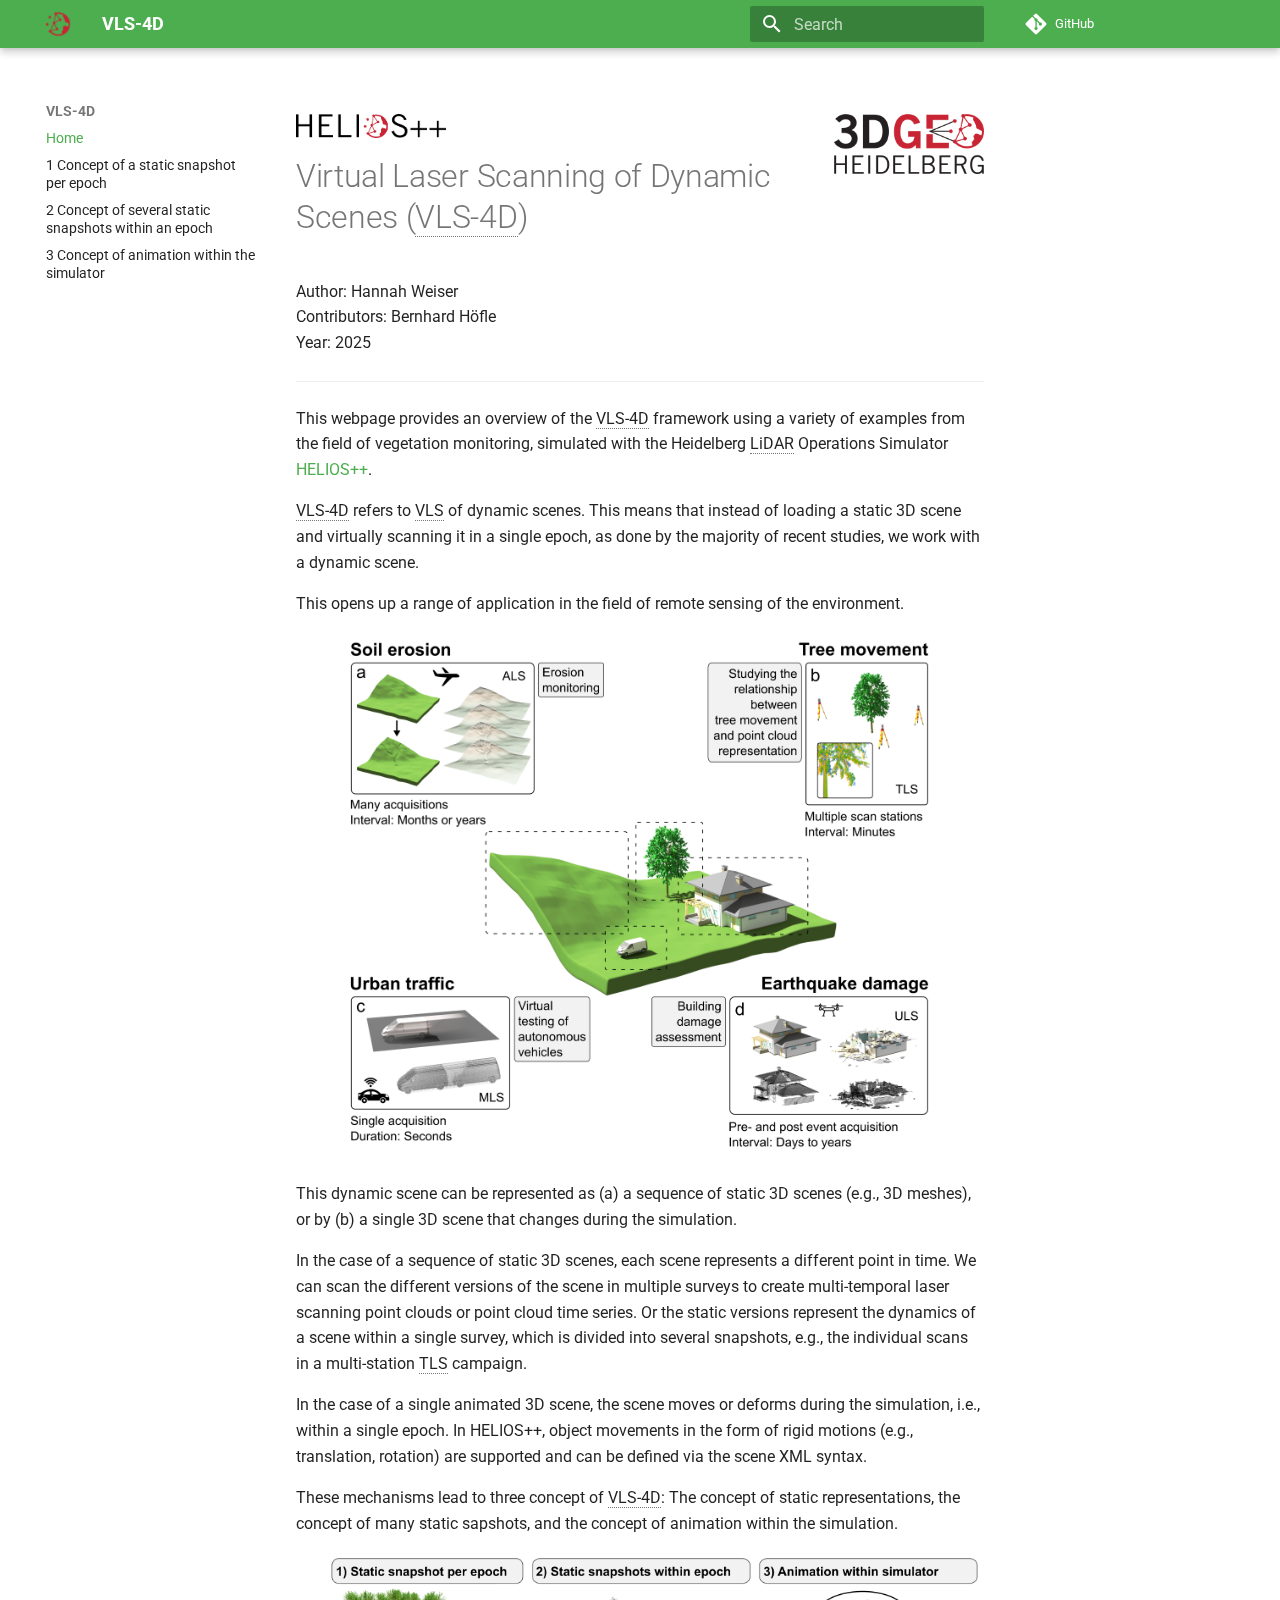
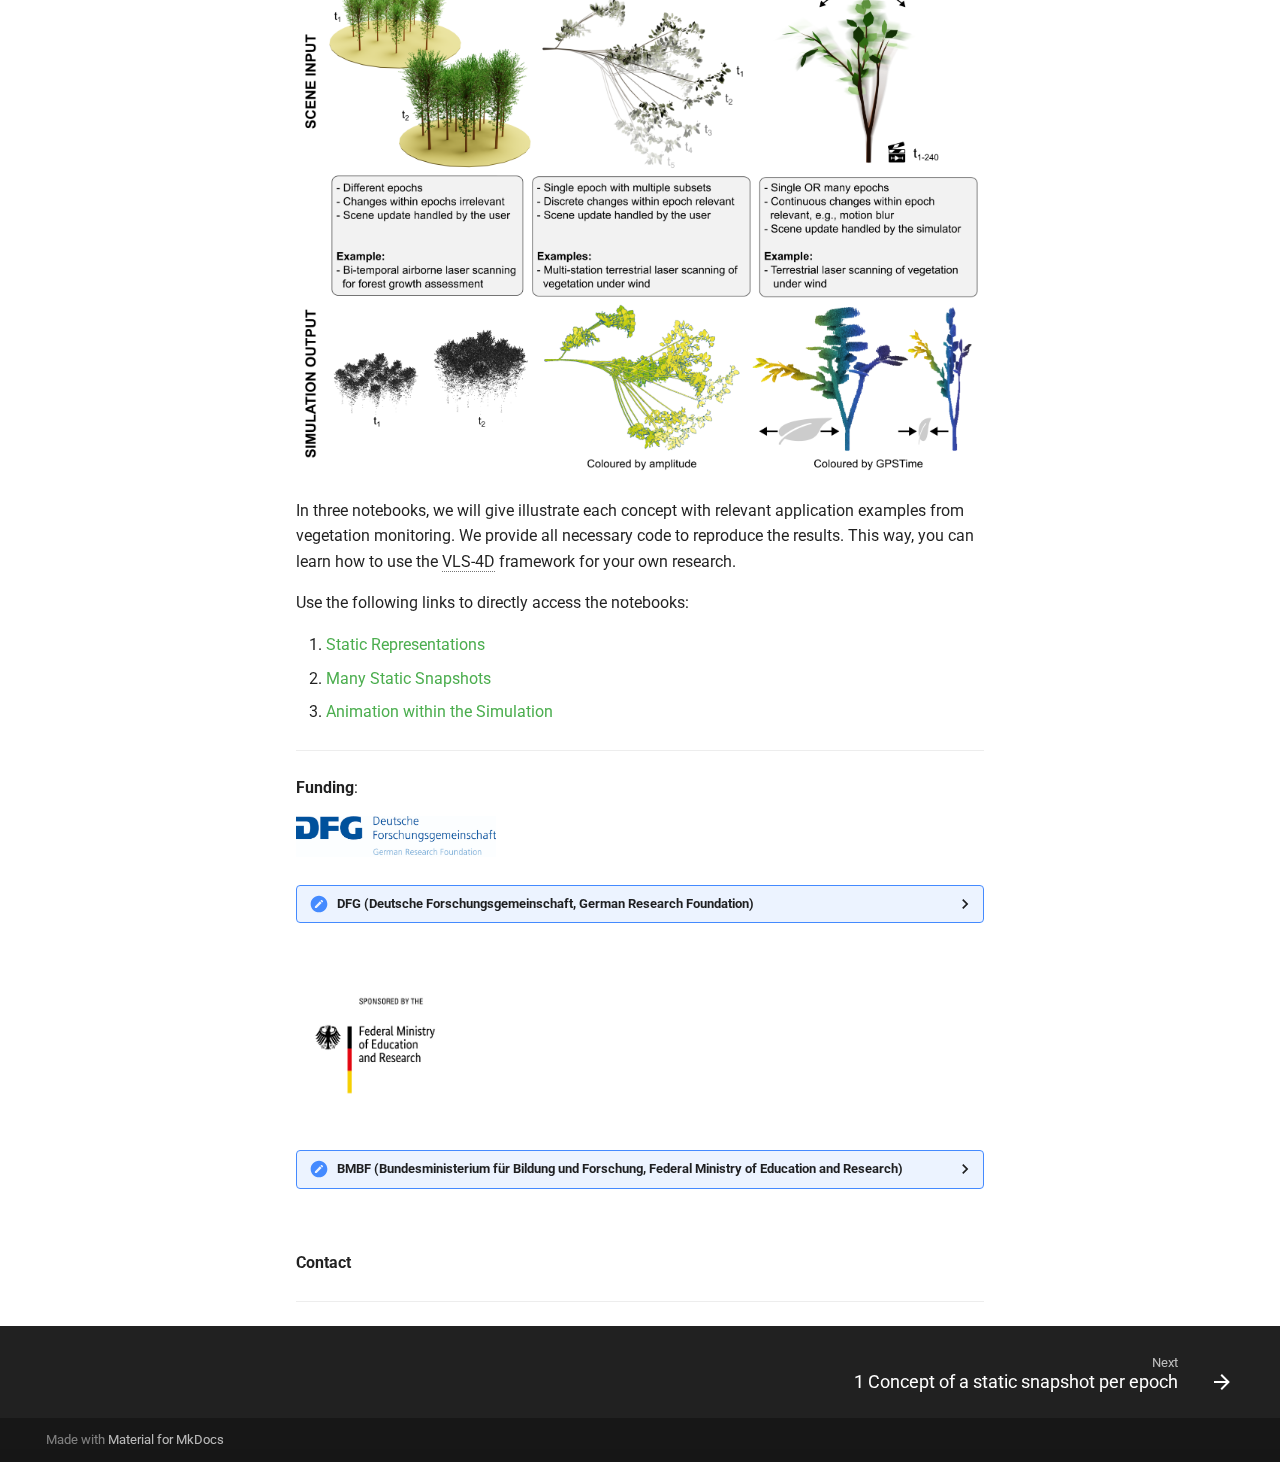
<file: index.html>
<!doctype html>
<html lang="en" class="no-js">
  <head>
    
      <meta charset="utf-8">
      <meta name="viewport" content="width=device-width,initial-scale=1">
      
      
      
      
      
        <link rel="next" href="01_static_snapshot_per_epoch.html">
      
      
      <link rel="icon" href="img/3dgeo.ico">
      <meta name="generator" content="mkdocs-1.6.1, mkdocs-material-9.6.7">
    
    
      
        <title>VLS-4D</title>
      
    
    
      <link rel="stylesheet" href="assets/stylesheets/main.8608ea7d.min.css">
      
        
        <link rel="stylesheet" href="assets/stylesheets/palette.06af60db.min.css">
      
      


    
    
      
    
    
      
        
        
        <link rel="preconnect" href="https://fonts.gstatic.com" crossorigin>
        <link rel="stylesheet" href="https://fonts.googleapis.com/css?family=Roboto:300,300i,400,400i,700,700i%7CRoboto+Mono:400,400i,700,700i&display=fallback">
        <style>:root{--md-text-font:"Roboto";--md-code-font:"Roboto Mono"}</style>
      
    
    
      <link rel="stylesheet" href="css/custom.css">
    
    <script>__md_scope=new URL(".",location),__md_hash=e=>[...e].reduce(((e,_)=>(e<<5)-e+_.charCodeAt(0)),0),__md_get=(e,_=localStorage,t=__md_scope)=>JSON.parse(_.getItem(t.pathname+"."+e)),__md_set=(e,_,t=localStorage,a=__md_scope)=>{try{t.setItem(a.pathname+"."+e,JSON.stringify(_))}catch(e){}}</script>
    
      

    
    
    
  </head>
  
  
    
    
    
    
    
    <body dir="ltr" data-md-color-scheme="default" data-md-color-primary="green" data-md-color-accent="light-green">
  
    
    <input class="md-toggle" data-md-toggle="drawer" type="checkbox" id="__drawer" autocomplete="off">
    <input class="md-toggle" data-md-toggle="search" type="checkbox" id="__search" autocomplete="off">
    <label class="md-overlay" for="__drawer"></label>
    <div data-md-component="skip">
      
        
        <a href="#virtual-laser-scanning-of-dynamic-scenes-vls-4d" class="md-skip">
          Skip to content
        </a>
      
    </div>
    <div data-md-component="announce">
      
    </div>
    
    
      

  

<header class="md-header md-header--shadow" data-md-component="header">
  <nav class="md-header__inner md-grid" aria-label="Header">
    <a href="index.html" title="VLS-4D" class="md-header__button md-logo" aria-label="VLS-4D" data-md-component="logo">
      
  <img src="img/3DGeo_globe_256.png" alt="logo">

    </a>
    <label class="md-header__button md-icon" for="__drawer">
      
      <svg xmlns="http://www.w3.org/2000/svg" viewBox="0 0 24 24"><path d="M3 6h18v2H3zm0 5h18v2H3zm0 5h18v2H3z"/></svg>
    </label>
    <div class="md-header__title" data-md-component="header-title">
      <div class="md-header__ellipsis">
        <div class="md-header__topic">
          <span class="md-ellipsis">
            VLS-4D
          </span>
        </div>
        <div class="md-header__topic" data-md-component="header-topic">
          <span class="md-ellipsis">
            
              Home
            
          </span>
        </div>
      </div>
    </div>
    
      
    
    
    
    
      <label class="md-header__button md-icon" for="__search">
        
        <svg xmlns="http://www.w3.org/2000/svg" viewBox="0 0 24 24"><path d="M9.5 3A6.5 6.5 0 0 1 16 9.5c0 1.61-.59 3.09-1.56 4.23l.27.27h.79l5 5-1.5 1.5-5-5v-.79l-.27-.27A6.52 6.52 0 0 1 9.5 16 6.5 6.5 0 0 1 3 9.5 6.5 6.5 0 0 1 9.5 3m0 2C7 5 5 7 5 9.5S7 14 9.5 14 14 12 14 9.5 12 5 9.5 5"/></svg>
      </label>
      <div class="md-search" data-md-component="search" role="dialog">
  <label class="md-search__overlay" for="__search"></label>
  <div class="md-search__inner" role="search">
    <form class="md-search__form" name="search">
      <input type="text" class="md-search__input" name="query" aria-label="Search" placeholder="Search" autocapitalize="off" autocorrect="off" autocomplete="off" spellcheck="false" data-md-component="search-query" required>
      <label class="md-search__icon md-icon" for="__search">
        
        <svg xmlns="http://www.w3.org/2000/svg" viewBox="0 0 24 24"><path d="M9.5 3A6.5 6.5 0 0 1 16 9.5c0 1.61-.59 3.09-1.56 4.23l.27.27h.79l5 5-1.5 1.5-5-5v-.79l-.27-.27A6.52 6.52 0 0 1 9.5 16 6.5 6.5 0 0 1 3 9.5 6.5 6.5 0 0 1 9.5 3m0 2C7 5 5 7 5 9.5S7 14 9.5 14 14 12 14 9.5 12 5 9.5 5"/></svg>
        
        <svg xmlns="http://www.w3.org/2000/svg" viewBox="0 0 24 24"><path d="M20 11v2H8l5.5 5.5-1.42 1.42L4.16 12l7.92-7.92L13.5 5.5 8 11z"/></svg>
      </label>
      <nav class="md-search__options" aria-label="Search">
        
        <button type="reset" class="md-search__icon md-icon" title="Clear" aria-label="Clear" tabindex="-1">
          
          <svg xmlns="http://www.w3.org/2000/svg" viewBox="0 0 24 24"><path d="M19 6.41 17.59 5 12 10.59 6.41 5 5 6.41 10.59 12 5 17.59 6.41 19 12 13.41 17.59 19 19 17.59 13.41 12z"/></svg>
        </button>
      </nav>
      
    </form>
    <div class="md-search__output">
      <div class="md-search__scrollwrap" tabindex="0" data-md-scrollfix>
        <div class="md-search-result" data-md-component="search-result">
          <div class="md-search-result__meta">
            Initializing search
          </div>
          <ol class="md-search-result__list" role="presentation"></ol>
        </div>
      </div>
    </div>
  </div>
</div>
    
    
      <div class="md-header__source">
        <a href="https://github.com/3dgeo-heidelberg/vls-4d" title="Go to repository" class="md-source" data-md-component="source">
  <div class="md-source__icon md-icon">
    
    <svg xmlns="http://www.w3.org/2000/svg" viewBox="0 0 448 512"><!--! Font Awesome Free 6.7.2 by @fontawesome - https://fontawesome.com License - https://fontawesome.com/license/free (Icons: CC BY 4.0, Fonts: SIL OFL 1.1, Code: MIT License) Copyright 2024 Fonticons, Inc.--><path d="M439.55 236.05 244 40.45a28.87 28.87 0 0 0-40.81 0l-40.66 40.63 51.52 51.52c27.06-9.14 52.68 16.77 43.39 43.68l49.66 49.66c34.23-11.8 61.18 31 35.47 56.69-26.49 26.49-70.21-2.87-56-37.34L240.22 199v121.85c25.3 12.54 22.26 41.85 9.08 55a34.34 34.34 0 0 1-48.55 0c-17.57-17.6-11.07-46.91 11.25-56v-123c-20.8-8.51-24.6-30.74-18.64-45L142.57 101 8.45 235.14a28.86 28.86 0 0 0 0 40.81l195.61 195.6a28.86 28.86 0 0 0 40.8 0l194.69-194.69a28.86 28.86 0 0 0 0-40.81"/></svg>
  </div>
  <div class="md-source__repository">
    GitHub
  </div>
</a>
      </div>
    
  </nav>
  
</header>
    
    <div class="md-container" data-md-component="container">
      
      
        
          
        
      
      <main class="md-main" data-md-component="main">
        <div class="md-main__inner md-grid">
          
            
              
              <div class="md-sidebar md-sidebar--primary" data-md-component="sidebar" data-md-type="navigation" >
                <div class="md-sidebar__scrollwrap">
                  <div class="md-sidebar__inner">
                    



<nav class="md-nav md-nav--primary" aria-label="Navigation" data-md-level="0">
  <label class="md-nav__title" for="__drawer">
    <a href="index.html" title="VLS-4D" class="md-nav__button md-logo" aria-label="VLS-4D" data-md-component="logo">
      
  <img src="img/3DGeo_globe_256.png" alt="logo">

    </a>
    VLS-4D
  </label>
  
    <div class="md-nav__source">
      <a href="https://github.com/3dgeo-heidelberg/vls-4d" title="Go to repository" class="md-source" data-md-component="source">
  <div class="md-source__icon md-icon">
    
    <svg xmlns="http://www.w3.org/2000/svg" viewBox="0 0 448 512"><!--! Font Awesome Free 6.7.2 by @fontawesome - https://fontawesome.com License - https://fontawesome.com/license/free (Icons: CC BY 4.0, Fonts: SIL OFL 1.1, Code: MIT License) Copyright 2024 Fonticons, Inc.--><path d="M439.55 236.05 244 40.45a28.87 28.87 0 0 0-40.81 0l-40.66 40.63 51.52 51.52c27.06-9.14 52.68 16.77 43.39 43.68l49.66 49.66c34.23-11.8 61.18 31 35.47 56.69-26.49 26.49-70.21-2.87-56-37.34L240.22 199v121.85c25.3 12.54 22.26 41.85 9.08 55a34.34 34.34 0 0 1-48.55 0c-17.57-17.6-11.07-46.91 11.25-56v-123c-20.8-8.51-24.6-30.74-18.64-45L142.57 101 8.45 235.14a28.86 28.86 0 0 0 0 40.81l195.61 195.6a28.86 28.86 0 0 0 40.8 0l194.69-194.69a28.86 28.86 0 0 0 0-40.81"/></svg>
  </div>
  <div class="md-source__repository">
    GitHub
  </div>
</a>
    </div>
  
  <ul class="md-nav__list" data-md-scrollfix>
    
      
      
  
  
    
  
  
  
    <li class="md-nav__item md-nav__item--active">
      
      <input class="md-nav__toggle md-toggle" type="checkbox" id="__toc">
      
      
        
      
      
      <a href="index.html" class="md-nav__link md-nav__link--active">
        
  
  <span class="md-ellipsis">
    Home
    
  </span>
  

      </a>
      
    </li>
  

    
      
      
  
  
  
  
    <li class="md-nav__item">
      <a href="01_static_snapshot_per_epoch.html" class="md-nav__link">
        
  
  <span class="md-ellipsis">
    1 Concept of a static snapshot per epoch
    
  </span>
  

      </a>
    </li>
  

    
      
      
  
  
  
  
    <li class="md-nav__item">
      <a href="02_static_snapshots_within_epoch.html" class="md-nav__link">
        
  
  <span class="md-ellipsis">
    2 Concept of several static snapshots within an epoch
    
  </span>
  

      </a>
    </li>
  

    
      
      
  
  
  
  
    <li class="md-nav__item">
      <a href="03_animation_within_the_simulator.html" class="md-nav__link">
        
  
  <span class="md-ellipsis">
    3 Concept of animation within the simulator
    
  </span>
  

      </a>
    </li>
  

    
  </ul>
</nav>
                  </div>
                </div>
              </div>
            
            
              
              <div class="md-sidebar md-sidebar--secondary" data-md-component="sidebar" data-md-type="toc" >
                <div class="md-sidebar__scrollwrap">
                  <div class="md-sidebar__inner">
                    

<nav class="md-nav md-nav--secondary" aria-label="Table of contents">
  
  
  
    
  
  
</nav>
                  </div>
                </div>
              </div>
            
          
          
            <div class="md-content" data-md-component="content">
              <article class="md-content__inner md-typeset">
                



                  


  
  


<p><img src="img/3DGeo_Logo_300dpi.png" alt="3DGeo Logo" title="3DGeo Logo" width=150 style="float: right;">
<img src="img/h++.png" alt="HELIOS++ Logo" title="HELIOS++ Logo" width=150 style="float: left;">
<br></p>
<h1 id="virtual-laser-scanning-of-dynamic-scenes-vls-4d">Virtual Laser Scanning of Dynamic Scenes (<abbr title="Virtual Laser Scanning of dynamic scenes">VLS-4D</abbr>)</h1>
<p>Author: Hannah Weiser <br>
Contributors: Bernhard Höfle <br>
Year: 2025</p>
<hr />
<p>This webpage provides an overview of the <abbr title="Virtual Laser Scanning of dynamic scenes">VLS-4D</abbr> framework using a variety of examples from the field of vegetation monitoring, simulated with the Heidelberg <abbr title="Light Detection and Ranging">LiDAR</abbr> Operations Simulator <a href="https://github.com/3dgeo-heidelberg/helios">HELIOS++</a>.</p>
<p><abbr title="Virtual Laser Scanning of dynamic scenes">VLS-4D</abbr> refers to <abbr title="Virtual Laser Scanning">VLS</abbr> of dynamic scenes. This means that instead of loading a static 3D scene and virtually scanning it in a single epoch, as done by the majority of recent studies, we work with a dynamic scene.</p>
<p>This opens up a range of application in the field of remote sensing of the environment.</p>
<p><center>
<img src="img/Dyn_scenes_v2.png" alt="Examples for dynamic scenes" title="Examples for dynamic scenes" width="600">
</center></p>
<p>This dynamic scene can be represented as (a) a sequence of static 3D scenes (e.g., 3D meshes), or by (b) a single 3D scene that changes during the simulation.</p>
<p>In the case of a sequence of static 3D scenes, each scene represents a different point in time. We can scan the different versions of the scene in multiple surveys to create multi-temporal laser scanning point clouds or point cloud time series. Or the static versions represent the dynamics of a scene within a single survey, which is divided into several snapshots, e.g., the individual scans in a multi-station <abbr title="Terrestrial Laser Scanning">TLS</abbr> campaign. </p>
<p>In the case of a single animated 3D scene, the scene moves or deforms during the simulation, i.e., within a single epoch. In HELIOS++, object movements in the form of rigid motions (e.g., translation, rotation) are supported and can be defined via the scene XML syntax. </p>
<p>These mechanisms lead to three concept of <abbr title="Virtual Laser Scanning of dynamic scenes">VLS-4D</abbr>: The concept of static representations, the concept of many static sapshots, and the concept of animation within the simulation.</p>
<p><center>
<img src="img/change_logic_concepts.png" alt="VLS-4D Change Logic Concepts" title="VLS-4D change logic concepts" width="800">
</center></p>
<p>In three notebooks, we will give illustrate each concept with relevant application examples from vegetation monitoring. We provide all necessary code to reproduce the results. This way, you can learn how to use the <abbr title="Virtual Laser Scanning of dynamic scenes">VLS-4D</abbr> framework for your own research.</p>
<p>Use the following links to directly access the notebooks:</p>
<ol>
<li><a href="01_static_snapshot_per_epoch.html">Static Representations</a></li>
<li><a href="02_static_snapshots_within_epoch.html">Many Static Snapshots</a></li>
<li><a href="03_animation_within_the_simulator.html">Animation within the Simulation</a></li>
</ol>
<hr />
<p><strong>Funding</strong>:</p>
<p><img src="img/dfg_logo_englisch_blau_en.jpg" alt="DFG Logo" title="DFG Logo" width="200"></p>
<details>
<summary>DFG (Deutsche Forschungsgemeinschaft, German Research Foundation)</summary>

<table>
    <thead>
        <tr>
            <th></th>
            <th>Project</th>
            <th>Project number</th>
        </tr>
    </thead>
    <tbody>
        <tr>
            <td><img src="img/VirtuaLearn3D_logo.png" alt="VirtuaLearn3D Logo" title="VirtuaLearn3D Logo" width="200"></td>
            <td><a href="https://www.geog.uni-heidelberg.de/gis/virtualearn3d_en.html">VirtuaLearn3D</a></td>
            <td>496418931</td>
        </tr>
        <tr>
            <td><img src="img/logo_sustainable_helios_transparent.png" alt="SustainableHELIOS Logo" title="SustainableHELIOS Logo" width="200"></td>
            <td><a href="https://www.geog.uni-heidelberg.de/gis/sustainableHELIOS_en.html">Fostering a community-driven and sustainable HELIOS++ scientific software</a></td>
            <td>528521476</td>
        </tr>
    </tbody>
</table>

</details>

<p><br></p>
<p><img src="img/BMBF_gefoerdert_2017_en.jpg" alt="BMBF Logo" title="BMBF Logo" width="200"></p>
<details>
<summary>BMBF (Bundesministerium für Bildung und Forschung, Federal Ministry of Education and Research)</summary>

<table>
    <thead>
        <tr>
            <th></th>
            <th>Project</th>
            <th>Funding code</th>
        </tr>
    </thead>
    <tbody>
        <tr>
            <td><img src="img/AIMon.png" alt="AIMON5.0 Logo" title="AIMon5.0 Logo" width="200"></td>
            <td><a href="https://www.geog.uni-heidelberg.de/gis/aimon.html">AIMON5.0</a></td>
            <td>02WDG1696</td>
        </tr>
    </tbody>
</table>

</details>

<p><br></p>
<p><strong>Contact</strong></p>
<hr />












                

              </article>
            </div>
          
          
<script>var target=document.getElementById(location.hash.slice(1));target&&target.name&&(target.checked=target.name.startsWith("__tabbed_"))</script>
        </div>
        
          <button type="button" class="md-top md-icon" data-md-component="top" hidden>
  
  <svg xmlns="http://www.w3.org/2000/svg" viewBox="0 0 24 24"><path d="M13 20h-2V8l-5.5 5.5-1.42-1.42L12 4.16l7.92 7.92-1.42 1.42L13 8z"/></svg>
  Back to top
</button>
        
      </main>
      
        <footer class="md-footer">
  
    
      
      <nav class="md-footer__inner md-grid" aria-label="Footer" >
        
        
          
          <a href="01_static_snapshot_per_epoch.html" class="md-footer__link md-footer__link--next" aria-label="Next: 1 Concept of a static snapshot per epoch">
            <div class="md-footer__title">
              <span class="md-footer__direction">
                Next
              </span>
              <div class="md-ellipsis">
                1 Concept of a static snapshot per epoch
              </div>
            </div>
            <div class="md-footer__button md-icon">
              
              <svg xmlns="http://www.w3.org/2000/svg" viewBox="0 0 24 24"><path d="M4 11v2h12l-5.5 5.5 1.42 1.42L19.84 12l-7.92-7.92L10.5 5.5 16 11z"/></svg>
            </div>
          </a>
        
      </nav>
    
  
  <div class="md-footer-meta md-typeset">
    <div class="md-footer-meta__inner md-grid">
      <div class="md-copyright">
  
  
    Made with
    <a href="https://squidfunk.github.io/mkdocs-material/" target="_blank" rel="noopener">
      Material for MkDocs
    </a>
  
</div>
      
    </div>
  </div>
</footer>
      
    </div>
    <div class="md-dialog" data-md-component="dialog">
      <div class="md-dialog__inner md-typeset"></div>
    </div>
    
    
    <script id="__config" type="application/json">{"base": ".", "features": ["search.highlight", "content.code.copy", "navigation.top", "navigation.footer"], "search": "assets/javascripts/workers/search.f8cc74c7.min.js", "translations": {"clipboard.copied": "Copied to clipboard", "clipboard.copy": "Copy to clipboard", "search.result.more.one": "1 more on this page", "search.result.more.other": "# more on this page", "search.result.none": "No matching documents", "search.result.one": "1 matching document", "search.result.other": "# matching documents", "search.result.placeholder": "Type to start searching", "search.result.term.missing": "Missing", "select.version": "Select version"}}</script>
    
    
      <script src="assets/javascripts/bundle.c8b220af.min.js"></script>
      
    
  </body>
</html>
</file>
<file: css/custom.css>
/* Full path selector */
html.js-focus-visible.js body div.md-container main.md-main div.md-main__inner.md-grid div.md-content article.md-content__inner.md-typeset div.jupyter-wrapper div.jp-Notebook div.jp-Cell.jp-CodeCell.jp-Notebook-cell div.jp-Cell-outputWrapper div.jp-OutputArea.jp-Cell-outputArea div.jp-OutputArea-child.jp-OutputArea-executeResult div.jp-RenderedHTMLCommon.jp-RenderedHTML.jp-OutputArea-output.jp-OutputArea-executeResult div.highlight pre {
    font-size: 10px !important;
    line-height: 1.2 !important;
    overflow-x: auto !important;
    white-space: pre-wrap !important;
    word-wrap: break-word !important;
    background-color: #f5f5f5 !important;
    padding: 10px !important;
    border-radius: 4px !important;
}

/* Simplified selector */
div.jp-OutputArea-executeResult div.highlight pre {
    font-size: 10px !important;
    line-height: 1.2 !important;
    overflow-x: auto !important;
    white-space: pre-wrap !important;
    word-wrap: break-word !important;
    background-color: #f5f5f5 !important;
    padding: 10px !important;
    border-radius: 4px !important;
}
</file>
<file: assets/stylesheets/main.8608ea7d.min.css>
@charset "UTF-8";html{-webkit-text-size-adjust:none;-moz-text-size-adjust:none;text-size-adjust:none;box-sizing:border-box}*,:after,:before{box-sizing:inherit}@media (prefers-reduced-motion){*,:after,:before{transition:none!important}}body{margin:0}a,button,input,label{-webkit-tap-highlight-color:transparent}a{color:inherit;text-decoration:none}hr{border:0;box-sizing:initial;display:block;height:.05rem;overflow:visible;padding:0}small{font-size:80%}sub,sup{line-height:1em}img{border-style:none}table{border-collapse:initial;border-spacing:0}td,th{font-weight:400;vertical-align:top}button{background:#0000;border:0;font-family:inherit;font-size:inherit;margin:0;padding:0}input{border:0;outline:none}:root{--md-primary-fg-color:#4051b5;--md-primary-fg-color--light:#5d6cc0;--md-primary-fg-color--dark:#303fa1;--md-primary-bg-color:#fff;--md-primary-bg-color--light:#ffffffb3;--md-accent-fg-color:#526cfe;--md-accent-fg-color--transparent:#526cfe1a;--md-accent-bg-color:#fff;--md-accent-bg-color--light:#ffffffb3}[data-md-color-scheme=default]{color-scheme:light}[data-md-color-scheme=default] img[src$="#gh-dark-mode-only"],[data-md-color-scheme=default] img[src$="#only-dark"]{display:none}:root,[data-md-color-scheme=default]{--md-hue:225deg;--md-default-fg-color:#000000de;--md-default-fg-color--light:#0000008a;--md-default-fg-color--lighter:#00000052;--md-default-fg-color--lightest:#00000012;--md-default-bg-color:#fff;--md-default-bg-color--light:#ffffffb3;--md-default-bg-color--lighter:#ffffff4d;--md-default-bg-color--lightest:#ffffff1f;--md-code-fg-color:#36464e;--md-code-bg-color:#f5f5f5;--md-code-hl-color:#4287ff;--md-code-hl-color--light:#4287ff1a;--md-code-hl-number-color:#d52a2a;--md-code-hl-special-color:#db1457;--md-code-hl-function-color:#a846b9;--md-code-hl-constant-color:#6e59d9;--md-code-hl-keyword-color:#3f6ec6;--md-code-hl-string-color:#1c7d4d;--md-code-hl-name-color:var(--md-code-fg-color);--md-code-hl-operator-color:var(--md-default-fg-color--light);--md-code-hl-punctuation-color:var(--md-default-fg-color--light);--md-code-hl-comment-color:var(--md-default-fg-color--light);--md-code-hl-generic-color:var(--md-default-fg-color--light);--md-code-hl-variable-color:var(--md-default-fg-color--light);--md-typeset-color:var(--md-default-fg-color);--md-typeset-a-color:var(--md-primary-fg-color);--md-typeset-del-color:#f5503d26;--md-typeset-ins-color:#0bd57026;--md-typeset-kbd-color:#fafafa;--md-typeset-kbd-accent-color:#fff;--md-typeset-kbd-border-color:#b8b8b8;--md-typeset-mark-color:#ffff0080;--md-typeset-table-color:#0000001f;--md-typeset-table-color--light:rgba(0,0,0,.035);--md-admonition-fg-color:var(--md-default-fg-color);--md-admonition-bg-color:var(--md-default-bg-color);--md-warning-fg-color:#000000de;--md-warning-bg-color:#ff9;--md-footer-fg-color:#fff;--md-footer-fg-color--light:#ffffffb3;--md-footer-fg-color--lighter:#ffffff73;--md-footer-bg-color:#000000de;--md-footer-bg-color--dark:#00000052;--md-shadow-z1:0 0.2rem 0.5rem #0000000d,0 0 0.05rem #0000001a;--md-shadow-z2:0 0.2rem 0.5rem #0000001a,0 0 0.05rem #00000040;--md-shadow-z3:0 0.2rem 0.5rem #0003,0 0 0.05rem #00000059}.md-icon svg{fill:currentcolor;display:block;height:1.2rem;width:1.2rem}body{-webkit-font-smoothing:antialiased;-moz-osx-font-smoothing:grayscale;--md-text-font-family:var(--md-text-font,_),-apple-system,BlinkMacSystemFont,Helvetica,Arial,sans-serif;--md-code-font-family:var(--md-code-font,_),SFMono-Regular,Consolas,Menlo,monospace}aside,body,input{font-feature-settings:"kern","liga";color:var(--md-typeset-color);font-family:var(--md-text-font-family)}code,kbd,pre{font-feature-settings:"kern";font-family:var(--md-code-font-family)}:root{--md-typeset-table-sort-icon:url('data:image/svg+xml;charset=utf-8,<svg xmlns="http://www.w3.org/2000/svg" viewBox="0 0 24 24"><path d="m18 21-4-4h3V7h-3l4-4 4 4h-3v10h3M2 19v-2h10v2M2 13v-2h7v2M2 7V5h4v2z"/></svg>');--md-typeset-table-sort-icon--asc:url('data:image/svg+xml;charset=utf-8,<svg xmlns="http://www.w3.org/2000/svg" viewBox="0 0 24 24"><path d="M19 17h3l-4 4-4-4h3V3h2M2 17h10v2H2M6 5v2H2V5m0 6h7v2H2z"/></svg>');--md-typeset-table-sort-icon--desc:url('data:image/svg+xml;charset=utf-8,<svg xmlns="http://www.w3.org/2000/svg" viewBox="0 0 24 24"><path d="M19 7h3l-4-4-4 4h3v14h2M2 17h10v2H2M6 5v2H2V5m0 6h7v2H2z"/></svg>')}.md-typeset{-webkit-print-color-adjust:exact;color-adjust:exact;font-size:.8rem;line-height:1.6;overflow-wrap:break-word}@media print{.md-typeset{font-size:.68rem}}.md-typeset blockquote,.md-typeset dl,.md-typeset figure,.md-typeset ol,.md-typeset pre,.md-typeset ul{margin-bottom:1em;margin-top:1em}.md-typeset h1{color:var(--md-default-fg-color--light);font-size:2em;line-height:1.3;margin:0 0 1.25em}.md-typeset h1,.md-typeset h2{font-weight:300;letter-spacing:-.01em}.md-typeset h2{font-size:1.5625em;line-height:1.4;margin:1.6em 0 .64em}.md-typeset h3{font-size:1.25em;font-weight:400;letter-spacing:-.01em;line-height:1.5;margin:1.6em 0 .8em}.md-typeset h2+h3{margin-top:.8em}.md-typeset h4{font-weight:700;letter-spacing:-.01em;margin:1em 0}.md-typeset h5,.md-typeset h6{color:var(--md-default-fg-color--light);font-size:.8em;font-weight:700;letter-spacing:-.01em;margin:1.25em 0}.md-typeset h5{text-transform:uppercase}.md-typeset h5 code{text-transform:none}.md-typeset hr{border-bottom:.05rem solid var(--md-default-fg-color--lightest);display:flow-root;margin:1.5em 0}.md-typeset a{color:var(--md-typeset-a-color);word-break:break-word}.md-typeset a,.md-typeset a:before{transition:color 125ms}.md-typeset a:focus,.md-typeset a:hover{color:var(--md-accent-fg-color)}.md-typeset a:focus code,.md-typeset a:hover code{background-color:var(--md-accent-fg-color--transparent)}.md-typeset a code{color:currentcolor;transition:background-color 125ms}.md-typeset a.focus-visible{outline-color:var(--md-accent-fg-color);outline-offset:.2rem}.md-typeset code,.md-typeset kbd,.md-typeset pre{color:var(--md-code-fg-color);direction:ltr;font-variant-ligatures:none}@media print{.md-typeset code,.md-typeset kbd,.md-typeset pre{white-space:pre-wrap}}.md-typeset code{background-color:var(--md-code-bg-color);border-radius:.1rem;-webkit-box-decoration-break:clone;box-decoration-break:clone;font-size:.85em;padding:0 .2941176471em;word-break:break-word}.md-typeset code:not(.focus-visible){-webkit-tap-highlight-color:transparent;outline:none}.md-typeset pre{display:flow-root;line-height:1.4;position:relative}.md-typeset pre>code{-webkit-box-decoration-break:slice;box-decoration-break:slice;box-shadow:none;display:block;margin:0;outline-color:var(--md-accent-fg-color);overflow:auto;padding:.7720588235em 1.1764705882em;scrollbar-color:var(--md-default-fg-color--lighter) #0000;scrollbar-width:thin;touch-action:auto;word-break:normal}.md-typeset pre>code:hover{scrollbar-color:var(--md-accent-fg-color) #0000}.md-typeset pre>code::-webkit-scrollbar{height:.2rem;width:.2rem}.md-typeset pre>code::-webkit-scrollbar-thumb{background-color:var(--md-default-fg-color--lighter)}.md-typeset pre>code::-webkit-scrollbar-thumb:hover{background-color:var(--md-accent-fg-color)}.md-typeset kbd{background-color:var(--md-typeset-kbd-color);border-radius:.1rem;box-shadow:0 .1rem 0 .05rem var(--md-typeset-kbd-border-color),0 .1rem 0 var(--md-typeset-kbd-border-color),0 -.1rem .2rem var(--md-typeset-kbd-accent-color) inset;color:var(--md-default-fg-color);display:inline-block;font-size:.75em;padding:0 .6666666667em;vertical-align:text-top;word-break:break-word}.md-typeset mark{background-color:var(--md-typeset-mark-color);-webkit-box-decoration-break:clone;box-decoration-break:clone;color:inherit;word-break:break-word}.md-typeset abbr{border-bottom:.05rem dotted var(--md-default-fg-color--light);cursor:help;text-decoration:none}.md-typeset small{opacity:.75}[dir=ltr] .md-typeset sub,[dir=ltr] .md-typeset sup{margin-left:.078125em}[dir=rtl] .md-typeset sub,[dir=rtl] .md-typeset sup{margin-right:.078125em}[dir=ltr] .md-typeset blockquote{padding-left:.6rem}[dir=rtl] .md-typeset blockquote{padding-right:.6rem}[dir=ltr] .md-typeset blockquote{border-left:.2rem solid var(--md-default-fg-color--lighter)}[dir=rtl] .md-typeset blockquote{border-right:.2rem solid var(--md-default-fg-color--lighter)}.md-typeset blockquote{color:var(--md-default-fg-color--light);margin-left:0;margin-right:0}.md-typeset ul{list-style-type:disc}.md-typeset ul[type]{list-style-type:revert-layer}[dir=ltr] .md-typeset ol,[dir=ltr] .md-typeset ul{margin-left:.625em}[dir=rtl] .md-typeset ol,[dir=rtl] .md-typeset ul{margin-right:.625em}.md-typeset ol,.md-typeset ul{padding:0}.md-typeset ol:not([hidden]),.md-typeset ul:not([hidden]){display:flow-root}.md-typeset ol ol,.md-typeset ul ol{list-style-type:lower-alpha}.md-typeset ol ol ol,.md-typeset ul ol ol{list-style-type:lower-roman}.md-typeset ol ol ol ol,.md-typeset ul ol ol ol{list-style-type:upper-alpha}.md-typeset ol ol ol ol ol,.md-typeset ul ol ol ol ol{list-style-type:upper-roman}.md-typeset ol[type],.md-typeset ul[type]{list-style-type:revert-layer}[dir=ltr] .md-typeset ol li,[dir=ltr] .md-typeset ul li{margin-left:1.25em}[dir=rtl] .md-typeset ol li,[dir=rtl] .md-typeset ul li{margin-right:1.25em}.md-typeset ol li,.md-typeset ul li{margin-bottom:.5em}.md-typeset ol li blockquote,.md-typeset ol li p,.md-typeset ul li blockquote,.md-typeset ul li p{margin:.5em 0}.md-typeset ol li:last-child,.md-typeset ul li:last-child{margin-bottom:0}[dir=ltr] .md-typeset ol li ol,[dir=ltr] .md-typeset ol li ul,[dir=ltr] .md-typeset ul li ol,[dir=ltr] .md-typeset ul li ul{margin-left:.625em}[dir=rtl] .md-typeset ol li ol,[dir=rtl] .md-typeset ol li ul,[dir=rtl] .md-typeset ul li ol,[dir=rtl] .md-typeset ul li ul{margin-right:.625em}.md-typeset ol li ol,.md-typeset ol li ul,.md-typeset ul li ol,.md-typeset ul li ul{margin-bottom:.5em;margin-top:.5em}[dir=ltr] .md-typeset dd{margin-left:1.875em}[dir=rtl] .md-typeset dd{margin-right:1.875em}.md-typeset dd{margin-bottom:1.5em;margin-top:1em}.md-typeset img,.md-typeset svg,.md-typeset video{height:auto;max-width:100%}.md-typeset img[align=left]{margin:1em 1em 1em 0}.md-typeset img[align=right]{margin:1em 0 1em 1em}.md-typeset img[align]:only-child{margin-top:0}.md-typeset figure{display:flow-root;margin:1em auto;max-width:100%;text-align:center;width:-moz-fit-content;width:fit-content}.md-typeset figure img{display:block;margin:0 auto}.md-typeset figcaption{font-style:italic;margin:1em auto;max-width:24rem}.md-typeset iframe{max-width:100%}.md-typeset table:not([class]){background-color:var(--md-default-bg-color);border:.05rem solid var(--md-typeset-table-color);border-radius:.1rem;display:inline-block;font-size:.64rem;max-width:100%;overflow:auto;touch-action:auto}@media print{.md-typeset table:not([class]){display:table}}.md-typeset table:not([class])+*{margin-top:1.5em}.md-typeset table:not([class]) td>:first-child,.md-typeset table:not([class]) th>:first-child{margin-top:0}.md-typeset table:not([class]) td>:last-child,.md-typeset table:not([class]) th>:last-child{margin-bottom:0}.md-typeset table:not([class]) td:not([align]),.md-typeset table:not([class]) th:not([align]){text-align:left}[dir=rtl] .md-typeset table:not([class]) td:not([align]),[dir=rtl] .md-typeset table:not([class]) th:not([align]){text-align:right}.md-typeset table:not([class]) th{font-weight:700;min-width:5rem;padding:.9375em 1.25em;vertical-align:top}.md-typeset table:not([class]) td{border-top:.05rem solid var(--md-typeset-table-color);padding:.9375em 1.25em;vertical-align:top}.md-typeset table:not([class]) tbody tr{transition:background-color 125ms}.md-typeset table:not([class]) tbody tr:hover{background-color:var(--md-typeset-table-color--light);box-shadow:0 .05rem 0 var(--md-default-bg-color) inset}.md-typeset table:not([class]) a{word-break:normal}.md-typeset table th[role=columnheader]{cursor:pointer}[dir=ltr] .md-typeset table th[role=columnheader]:after{margin-left:.5em}[dir=rtl] .md-typeset table th[role=columnheader]:after{margin-right:.5em}.md-typeset table th[role=columnheader]:after{content:"";display:inline-block;height:1.2em;-webkit-mask-image:var(--md-typeset-table-sort-icon);mask-image:var(--md-typeset-table-sort-icon);-webkit-mask-repeat:no-repeat;mask-repeat:no-repeat;-webkit-mask-size:contain;mask-size:contain;transition:background-color 125ms;vertical-align:text-bottom;width:1.2em}.md-typeset table th[role=columnheader]:hover:after{background-color:var(--md-default-fg-color--lighter)}.md-typeset table th[role=columnheader][aria-sort=ascending]:after{background-color:var(--md-default-fg-color--light);-webkit-mask-image:var(--md-typeset-table-sort-icon--asc);mask-image:var(--md-typeset-table-sort-icon--asc)}.md-typeset table th[role=columnheader][aria-sort=descending]:after{background-color:var(--md-default-fg-color--light);-webkit-mask-image:var(--md-typeset-table-sort-icon--desc);mask-image:var(--md-typeset-table-sort-icon--desc)}.md-typeset__scrollwrap{margin:1em -.8rem;overflow-x:auto;touch-action:auto}.md-typeset__table{display:inline-block;margin-bottom:.5em;padding:0 .8rem}@media print{.md-typeset__table{display:block}}html .md-typeset__table table{display:table;margin:0;overflow:hidden;width:100%}@media screen and (max-width:44.984375em){.md-content__inner>pre{margin:1em -.8rem}.md-content__inner>pre code{border-radius:0}}.md-typeset .md-author{border-radius:100%;display:block;flex-shrink:0;height:1.6rem;overflow:hidden;position:relative;transition:color 125ms,transform 125ms;width:1.6rem}.md-typeset .md-author img{display:block}.md-typeset .md-author--more{background:var(--md-default-fg-color--lightest);color:var(--md-default-fg-color--lighter);font-size:.6rem;font-weight:700;line-height:1.6rem;text-align:center}.md-typeset .md-author--long{height:2.4rem;width:2.4rem}.md-typeset a.md-author{transform:scale(1)}.md-typeset a.md-author img{border-radius:100%;filter:grayscale(100%) opacity(75%);transition:filter 125ms}.md-typeset a.md-author:focus,.md-typeset a.md-author:hover{transform:scale(1.1);z-index:1}.md-typeset a.md-author:focus img,.md-typeset a.md-author:hover img{filter:grayscale(0)}.md-banner{background-color:var(--md-footer-bg-color);color:var(--md-footer-fg-color);overflow:auto}@media print{.md-banner{display:none}}.md-banner--warning{background-color:var(--md-warning-bg-color);color:var(--md-warning-fg-color)}.md-banner__inner{font-size:.7rem;margin:.6rem auto;padding:0 .8rem}[dir=ltr] .md-banner__button{float:right}[dir=rtl] .md-banner__button{float:left}.md-banner__button{color:inherit;cursor:pointer;transition:opacity .25s}.no-js .md-banner__button{display:none}.md-banner__button:hover{opacity:.7}html{font-size:125%;height:100%;overflow-x:hidden}@media screen and (min-width:100em){html{font-size:137.5%}}@media screen and (min-width:125em){html{font-size:150%}}body{background-color:var(--md-default-bg-color);display:flex;flex-direction:column;font-size:.5rem;min-height:100%;position:relative;width:100%}@media print{body{display:block}}@media screen and (max-width:59.984375em){body[data-md-scrolllock]{position:fixed}}.md-grid{margin-left:auto;margin-right:auto;max-width:61rem}.md-container{display:flex;flex-direction:column;flex-grow:1}@media print{.md-container{display:block}}.md-main{flex-grow:1}.md-main__inner{display:flex;height:100%;margin-top:1.5rem}.md-ellipsis{overflow:hidden;text-overflow:ellipsis}.md-toggle{display:none}.md-option{height:0;opacity:0;position:absolute;width:0}.md-option:checked+label:not([hidden]){display:block}.md-option.focus-visible+label{outline-color:var(--md-accent-fg-color);outline-style:auto}.md-skip{background-color:var(--md-default-fg-color);border-radius:.1rem;color:var(--md-default-bg-color);font-size:.64rem;margin:.5rem;opacity:0;outline-color:var(--md-accent-fg-color);padding:.3rem .5rem;position:fixed;transform:translateY(.4rem);z-index:-1}.md-skip:focus{opacity:1;transform:translateY(0);transition:transform .25s cubic-bezier(.4,0,.2,1),opacity 175ms 75ms;z-index:10}@page{margin:25mm}:root{--md-clipboard-icon:url('data:image/svg+xml;charset=utf-8,<svg xmlns="http://www.w3.org/2000/svg" viewBox="0 0 24 24"><path d="M19 21H8V7h11m0-2H8a2 2 0 0 0-2 2v14a2 2 0 0 0 2 2h11a2 2 0 0 0 2-2V7a2 2 0 0 0-2-2m-3-4H4a2 2 0 0 0-2 2v14h2V3h12z"/></svg>')}.md-clipboard{border-radius:.1rem;color:var(--md-default-fg-color--lightest);cursor:pointer;height:1.5em;outline-color:var(--md-accent-fg-color);outline-offset:.1rem;position:absolute;right:.5em;top:.5em;transition:color .25s;width:1.5em;z-index:1}@media print{.md-clipboard{display:none}}.md-clipboard:not(.focus-visible){-webkit-tap-highlight-color:transparent;outline:none}:hover>.md-clipboard{color:var(--md-default-fg-color--light)}.md-clipboard:focus,.md-clipboard:hover{color:var(--md-accent-fg-color)}.md-clipboard:after{background-color:currentcolor;content:"";display:block;height:1.125em;margin:0 auto;-webkit-mask-image:var(--md-clipboard-icon);mask-image:var(--md-clipboard-icon);-webkit-mask-position:center;mask-position:center;-webkit-mask-repeat:no-repeat;mask-repeat:no-repeat;-webkit-mask-size:contain;mask-size:contain;width:1.125em}.md-clipboard--inline{cursor:pointer}.md-clipboard--inline code{transition:color .25s,background-color .25s}.md-clipboard--inline:focus code,.md-clipboard--inline:hover code{background-color:var(--md-accent-fg-color--transparent);color:var(--md-accent-fg-color)}.md-typeset .md-code__content{display:grid}@keyframes consent{0%{opacity:0;transform:translateY(100%)}to{opacity:1;transform:translateY(0)}}@keyframes overlay{0%{opacity:0}to{opacity:1}}.md-consent__overlay{animation:overlay .25s both;-webkit-backdrop-filter:blur(.1rem);backdrop-filter:blur(.1rem);background-color:#0000008a;height:100%;opacity:1;position:fixed;top:0;width:100%;z-index:5}.md-consent__inner{animation:consent .5s cubic-bezier(.1,.7,.1,1) both;background-color:var(--md-default-bg-color);border:0;border-radius:.1rem;bottom:0;box-shadow:0 0 .2rem #0000001a,0 .2rem .4rem #0003;max-height:100%;overflow:auto;padding:0;position:fixed;width:100%;z-index:5}.md-consent__form{padding:.8rem}.md-consent__settings{display:none;margin:1em 0}input:checked+.md-consent__settings{display:block}.md-consent__controls{margin-bottom:.8rem}.md-typeset .md-consent__controls .md-button{display:inline}@media screen and (max-width:44.984375em){.md-typeset .md-consent__controls .md-button{display:block;margin-top:.4rem;text-align:center;width:100%}}.md-consent label{cursor:pointer}.md-content{flex-grow:1;min-width:0}.md-content__inner{margin:0 .8rem 1.2rem;padding-top:.6rem}@media screen and (min-width:76.25em){[dir=ltr] .md-sidebar--primary:not([hidden])~.md-content>.md-content__inner{margin-left:1.2rem}[dir=ltr] .md-sidebar--secondary:not([hidden])~.md-content>.md-content__inner,[dir=rtl] .md-sidebar--primary:not([hidden])~.md-content>.md-content__inner{margin-right:1.2rem}[dir=rtl] .md-sidebar--secondary:not([hidden])~.md-content>.md-content__inner{margin-left:1.2rem}}.md-content__inner:before{content:"";display:block;height:.4rem}.md-content__inner>:last-child{margin-bottom:0}[dir=ltr] .md-content__button{float:right}[dir=rtl] .md-content__button{float:left}[dir=ltr] .md-content__button{margin-left:.4rem}[dir=rtl] .md-content__button{margin-right:.4rem}.md-content__button{margin:.4rem 0;padding:0}@media print{.md-content__button{display:none}}.md-typeset .md-content__button{color:var(--md-default-fg-color--lighter)}.md-content__button svg{display:inline;vertical-align:top}[dir=rtl] .md-content__button svg{transform:scaleX(-1)}[dir=ltr] .md-dialog{right:.8rem}[dir=rtl] .md-dialog{left:.8rem}.md-dialog{background-color:var(--md-default-fg-color);border-radius:.1rem;bottom:.8rem;box-shadow:var(--md-shadow-z3);min-width:11.1rem;opacity:0;padding:.4rem .6rem;pointer-events:none;position:fixed;transform:translateY(100%);transition:transform 0ms .4s,opacity .4s;z-index:4}@media print{.md-dialog{display:none}}.md-dialog--active{opacity:1;pointer-events:auto;transform:translateY(0);transition:transform .4s cubic-bezier(.075,.85,.175,1),opacity .4s}.md-dialog__inner{color:var(--md-default-bg-color);font-size:.7rem}.md-feedback{margin:2em 0 1em;text-align:center}.md-feedback fieldset{border:none;margin:0;padding:0}.md-feedback__title{font-weight:700;margin:1em auto}.md-feedback__inner{position:relative}.md-feedback__list{display:flex;flex-wrap:wrap;place-content:baseline center;position:relative}.md-feedback__list:hover .md-icon:not(:disabled){color:var(--md-default-fg-color--lighter)}:disabled .md-feedback__list{min-height:1.8rem}.md-feedback__icon{color:var(--md-default-fg-color--light);cursor:pointer;flex-shrink:0;margin:0 .1rem;transition:color 125ms}.md-feedback__icon:not(:disabled).md-icon:hover{color:var(--md-accent-fg-color)}.md-feedback__icon:disabled{color:var(--md-default-fg-color--lightest);pointer-events:none}.md-feedback__note{opacity:0;position:relative;transform:translateY(.4rem);transition:transform .4s cubic-bezier(.1,.7,.1,1),opacity .15s}.md-feedback__note>*{margin:0 auto;max-width:16rem}:disabled .md-feedback__note{opacity:1;transform:translateY(0)}@media print{.md-feedback{display:none}}.md-footer{background-color:var(--md-footer-bg-color);color:var(--md-footer-fg-color)}@media print{.md-footer{display:none}}.md-footer__inner{justify-content:space-between;overflow:auto;padding:.2rem}.md-footer__inner:not([hidden]){display:flex}.md-footer__link{align-items:end;display:flex;flex-grow:0.01;margin-bottom:.4rem;margin-top:1rem;max-width:100%;outline-color:var(--md-accent-fg-color);overflow:hidden;transition:opacity .25s}.md-footer__link:focus,.md-footer__link:hover{opacity:.7}[dir=rtl] .md-footer__link svg{transform:scaleX(-1)}@media screen and (max-width:44.984375em){.md-footer__link--prev{flex-shrink:0}.md-footer__link--prev .md-footer__title{display:none}}[dir=ltr] .md-footer__link--next{margin-left:auto}[dir=rtl] .md-footer__link--next{margin-right:auto}.md-footer__link--next{text-align:right}[dir=rtl] .md-footer__link--next{text-align:left}.md-footer__title{flex-grow:1;font-size:.9rem;margin-bottom:.7rem;max-width:calc(100% - 2.4rem);padding:0 1rem;white-space:nowrap}.md-footer__button{margin:.2rem;padding:.4rem}.md-footer__direction{font-size:.64rem;opacity:.7}.md-footer-meta{background-color:var(--md-footer-bg-color--dark)}.md-footer-meta__inner{display:flex;flex-wrap:wrap;justify-content:space-between;padding:.2rem}html .md-footer-meta.md-typeset a{color:var(--md-footer-fg-color--light)}html .md-footer-meta.md-typeset a:focus,html .md-footer-meta.md-typeset a:hover{color:var(--md-footer-fg-color)}.md-copyright{color:var(--md-footer-fg-color--lighter);font-size:.64rem;margin:auto .6rem;padding:.4rem 0;width:100%}@media screen and (min-width:45em){.md-copyright{width:auto}}.md-copyright__highlight{color:var(--md-footer-fg-color--light)}.md-social{display:inline-flex;gap:.2rem;margin:0 .4rem;padding:.2rem 0 .6rem}@media screen and (min-width:45em){.md-social{padding:.6rem 0}}.md-social__link{display:inline-block;height:1.6rem;text-align:center;width:1.6rem}.md-social__link:before{line-height:1.9}.md-social__link svg{fill:currentcolor;max-height:.8rem;vertical-align:-25%}.md-typeset .md-button{border:.1rem solid;border-radius:.1rem;color:var(--md-primary-fg-color);cursor:pointer;display:inline-block;font-weight:700;padding:.625em 2em;transition:color 125ms,background-color 125ms,border-color 125ms}.md-typeset .md-button--primary{background-color:var(--md-primary-fg-color);border-color:var(--md-primary-fg-color);color:var(--md-primary-bg-color)}.md-typeset .md-button:focus,.md-typeset .md-button:hover{background-color:var(--md-accent-fg-color);border-color:var(--md-accent-fg-color);color:var(--md-accent-bg-color)}[dir=ltr] .md-typeset .md-input{border-top-left-radius:.1rem}[dir=ltr] .md-typeset .md-input,[dir=rtl] .md-typeset .md-input{border-top-right-radius:.1rem}[dir=rtl] .md-typeset .md-input{border-top-left-radius:.1rem}.md-typeset .md-input{border-bottom:.1rem solid var(--md-default-fg-color--lighter);box-shadow:var(--md-shadow-z1);font-size:.8rem;height:1.8rem;padding:0 .6rem;transition:border .25s,box-shadow .25s}.md-typeset .md-input:focus,.md-typeset .md-input:hover{border-bottom-color:var(--md-accent-fg-color);box-shadow:var(--md-shadow-z2)}.md-typeset .md-input--stretch{width:100%}.md-header{background-color:var(--md-primary-fg-color);box-shadow:0 0 .2rem #0000,0 .2rem .4rem #0000;color:var(--md-primary-bg-color);display:block;left:0;position:sticky;right:0;top:0;z-index:4}@media print{.md-header{display:none}}.md-header[hidden]{transform:translateY(-100%);transition:transform .25s cubic-bezier(.8,0,.6,1),box-shadow .25s}.md-header--shadow{box-shadow:0 0 .2rem #0000001a,0 .2rem .4rem #0003;transition:transform .25s cubic-bezier(.1,.7,.1,1),box-shadow .25s}.md-header__inner{align-items:center;display:flex;padding:0 .2rem}.md-header__button{color:currentcolor;cursor:pointer;margin:.2rem;outline-color:var(--md-accent-fg-color);padding:.4rem;position:relative;transition:opacity .25s;vertical-align:middle;z-index:1}.md-header__button:hover{opacity:.7}.md-header__button:not([hidden]){display:inline-block}.md-header__button:not(.focus-visible){-webkit-tap-highlight-color:transparent;outline:none}.md-header__button.md-logo{margin:.2rem;padding:.4rem}@media screen and (max-width:76.234375em){.md-header__button.md-logo{display:none}}.md-header__button.md-logo img,.md-header__button.md-logo svg{fill:currentcolor;display:block;height:1.2rem;width:auto}@media screen and (min-width:60em){.md-header__button[for=__search]{display:none}}.no-js .md-header__button[for=__search]{display:none}[dir=rtl] .md-header__button[for=__search] svg{transform:scaleX(-1)}@media screen and (min-width:76.25em){.md-header__button[for=__drawer]{display:none}}.md-header__topic{display:flex;max-width:100%;position:absolute;transition:transform .4s cubic-bezier(.1,.7,.1,1),opacity .15s;white-space:nowrap}.md-header__topic+.md-header__topic{opacity:0;pointer-events:none;transform:translateX(1.25rem);transition:transform .4s cubic-bezier(1,.7,.1,.1),opacity .15s;z-index:-1}[dir=rtl] .md-header__topic+.md-header__topic{transform:translateX(-1.25rem)}.md-header__topic:first-child{font-weight:700}[dir=ltr] .md-header__title{margin-left:1rem;margin-right:.4rem}[dir=rtl] .md-header__title{margin-left:.4rem;margin-right:1rem}.md-header__title{flex-grow:1;font-size:.9rem;height:2.4rem;line-height:2.4rem}.md-header__title--active .md-header__topic{opacity:0;pointer-events:none;transform:translateX(-1.25rem);transition:transform .4s cubic-bezier(1,.7,.1,.1),opacity .15s;z-index:-1}[dir=rtl] .md-header__title--active .md-header__topic{transform:translateX(1.25rem)}.md-header__title--active .md-header__topic+.md-header__topic{opacity:1;pointer-events:auto;transform:translateX(0);transition:transform .4s cubic-bezier(.1,.7,.1,1),opacity .15s;z-index:0}.md-header__title>.md-header__ellipsis{height:100%;position:relative;width:100%}.md-header__option{display:flex;flex-shrink:0;max-width:100%;transition:max-width 0ms .25s,opacity .25s .25s;white-space:nowrap}[data-md-toggle=search]:checked~.md-header .md-header__option{max-width:0;opacity:0;transition:max-width 0ms,opacity 0ms}.md-header__option>input{bottom:0}.md-header__source{display:none}@media screen and (min-width:60em){[dir=ltr] .md-header__source{margin-left:1rem}[dir=rtl] .md-header__source{margin-right:1rem}.md-header__source{display:block;max-width:11.7rem;width:11.7rem}}@media screen and (min-width:76.25em){[dir=ltr] .md-header__source{margin-left:1.4rem}[dir=rtl] .md-header__source{margin-right:1.4rem}}.md-meta{color:var(--md-default-fg-color--light);font-size:.7rem;line-height:1.3}.md-meta__list{display:inline-flex;flex-wrap:wrap;list-style:none;margin:0;padding:0}.md-meta__item:not(:last-child):after{content:"·";margin-left:.2rem;margin-right:.2rem}.md-meta__link{color:var(--md-typeset-a-color)}.md-meta__link:focus,.md-meta__link:hover{color:var(--md-accent-fg-color)}.md-draft{background-color:#ff1744;border-radius:.125em;color:#fff;display:inline-block;font-weight:700;padding-left:.5714285714em;padding-right:.5714285714em}:root{--md-nav-icon--prev:url('data:image/svg+xml;charset=utf-8,<svg xmlns="http://www.w3.org/2000/svg" viewBox="0 0 24 24"><path d="M20 11v2H8l5.5 5.5-1.42 1.42L4.16 12l7.92-7.92L13.5 5.5 8 11z"/></svg>');--md-nav-icon--next:url('data:image/svg+xml;charset=utf-8,<svg xmlns="http://www.w3.org/2000/svg" viewBox="0 0 24 24"><path d="M8.59 16.58 13.17 12 8.59 7.41 10 6l6 6-6 6z"/></svg>');--md-toc-icon:url('data:image/svg+xml;charset=utf-8,<svg xmlns="http://www.w3.org/2000/svg" viewBox="0 0 24 24"><path d="M3 9h14V7H3zm0 4h14v-2H3zm0 4h14v-2H3zm16 0h2v-2h-2zm0-10v2h2V7zm0 6h2v-2h-2z"/></svg>')}.md-nav{font-size:.7rem;line-height:1.3}.md-nav__title{color:var(--md-default-fg-color--light);display:block;font-weight:700;overflow:hidden;padding:0 .6rem;text-overflow:ellipsis}.md-nav__title .md-nav__button{display:none}.md-nav__title .md-nav__button img{height:100%;width:auto}.md-nav__title .md-nav__button.md-logo img,.md-nav__title .md-nav__button.md-logo svg{fill:currentcolor;display:block;height:2.4rem;max-width:100%;object-fit:contain;width:auto}.md-nav__list{list-style:none;margin:0;padding:0}.md-nav__link{align-items:flex-start;display:flex;gap:.4rem;margin-top:.625em;scroll-snap-align:start;transition:color 125ms}.md-nav__link--passed{color:var(--md-default-fg-color--light)}.md-nav__item .md-nav__link--active,.md-nav__item .md-nav__link--active code{color:var(--md-typeset-a-color)}.md-nav__link .md-ellipsis{position:relative}[dir=ltr] .md-nav__link .md-icon:last-child{margin-left:auto}[dir=rtl] .md-nav__link .md-icon:last-child{margin-right:auto}.md-nav__link svg{fill:currentcolor;flex-shrink:0;height:1.3em;position:relative}.md-nav__link[for]:focus,.md-nav__link[for]:hover,.md-nav__link[href]:focus,.md-nav__link[href]:hover{color:var(--md-accent-fg-color);cursor:pointer}.md-nav__link.focus-visible{outline-color:var(--md-accent-fg-color);outline-offset:.2rem}.md-nav--primary .md-nav__link[for=__toc]{display:none}.md-nav--primary .md-nav__link[for=__toc] .md-icon:after{background-color:currentcolor;display:block;height:100%;-webkit-mask-image:var(--md-toc-icon);mask-image:var(--md-toc-icon);width:100%}.md-nav--primary .md-nav__link[for=__toc]~.md-nav{display:none}.md-nav__container>.md-nav__link{margin-top:0}.md-nav__container>.md-nav__link:first-child{flex-grow:1;min-width:0}.md-nav__icon{flex-shrink:0}.md-nav__source{display:none}@media screen and (max-width:76.234375em){.md-nav--primary,.md-nav--primary .md-nav{background-color:var(--md-default-bg-color);display:flex;flex-direction:column;height:100%;left:0;position:absolute;right:0;top:0;z-index:1}.md-nav--primary .md-nav__item,.md-nav--primary .md-nav__title{font-size:.8rem;line-height:1.5}.md-nav--primary .md-nav__title{background-color:var(--md-default-fg-color--lightest);color:var(--md-default-fg-color--light);cursor:pointer;height:5.6rem;line-height:2.4rem;padding:3rem .8rem .2rem;position:relative;white-space:nowrap}[dir=ltr] .md-nav--primary .md-nav__title .md-nav__icon{left:.4rem}[dir=rtl] .md-nav--primary .md-nav__title .md-nav__icon{right:.4rem}.md-nav--primary .md-nav__title .md-nav__icon{display:block;height:1.2rem;margin:.2rem;position:absolute;top:.4rem;width:1.2rem}.md-nav--primary .md-nav__title .md-nav__icon:after{background-color:currentcolor;content:"";display:block;height:100%;-webkit-mask-image:var(--md-nav-icon--prev);mask-image:var(--md-nav-icon--prev);-webkit-mask-position:center;mask-position:center;-webkit-mask-repeat:no-repeat;mask-repeat:no-repeat;-webkit-mask-size:contain;mask-size:contain;width:100%}.md-nav--primary .md-nav__title~.md-nav__list{background-color:var(--md-default-bg-color);box-shadow:0 .05rem 0 var(--md-default-fg-color--lightest) inset;overflow-y:auto;scroll-snap-type:y mandatory;touch-action:pan-y}.md-nav--primary .md-nav__title~.md-nav__list>:first-child{border-top:0}.md-nav--primary .md-nav__title[for=__drawer]{background-color:var(--md-primary-fg-color);color:var(--md-primary-bg-color);font-weight:700}.md-nav--primary .md-nav__title .md-logo{display:block;left:.2rem;margin:.2rem;padding:.4rem;position:absolute;right:.2rem;top:.2rem}.md-nav--primary .md-nav__list{flex:1}.md-nav--primary .md-nav__item{border-top:.05rem solid var(--md-default-fg-color--lightest)}.md-nav--primary .md-nav__item--active>.md-nav__link{color:var(--md-typeset-a-color)}.md-nav--primary .md-nav__item--active>.md-nav__link:focus,.md-nav--primary .md-nav__item--active>.md-nav__link:hover{color:var(--md-accent-fg-color)}.md-nav--primary .md-nav__link{margin-top:0;padding:.6rem .8rem}.md-nav--primary .md-nav__link svg{margin-top:.1em}.md-nav--primary .md-nav__link>.md-nav__link{padding:0}[dir=ltr] .md-nav--primary .md-nav__link .md-nav__icon{margin-right:-.2rem}[dir=rtl] .md-nav--primary .md-nav__link .md-nav__icon{margin-left:-.2rem}.md-nav--primary .md-nav__link .md-nav__icon{font-size:1.2rem;height:1.2rem;width:1.2rem}.md-nav--primary .md-nav__link .md-nav__icon:after{background-color:currentcolor;content:"";display:block;height:100%;-webkit-mask-image:var(--md-nav-icon--next);mask-image:var(--md-nav-icon--next);-webkit-mask-position:center;mask-position:center;-webkit-mask-repeat:no-repeat;mask-repeat:no-repeat;-webkit-mask-size:contain;mask-size:contain;width:100%}[dir=rtl] .md-nav--primary .md-nav__icon:after{transform:scale(-1)}.md-nav--primary .md-nav--secondary .md-nav{background-color:initial;position:static}[dir=ltr] .md-nav--primary .md-nav--secondary .md-nav .md-nav__link{padding-left:1.4rem}[dir=rtl] .md-nav--primary .md-nav--secondary .md-nav .md-nav__link{padding-right:1.4rem}[dir=ltr] .md-nav--primary .md-nav--secondary .md-nav .md-nav .md-nav__link{padding-left:2rem}[dir=rtl] .md-nav--primary .md-nav--secondary .md-nav .md-nav .md-nav__link{padding-right:2rem}[dir=ltr] .md-nav--primary .md-nav--secondary .md-nav .md-nav .md-nav .md-nav__link{padding-left:2.6rem}[dir=rtl] .md-nav--primary .md-nav--secondary .md-nav .md-nav .md-nav .md-nav__link{padding-right:2.6rem}[dir=ltr] .md-nav--primary .md-nav--secondary .md-nav .md-nav .md-nav .md-nav .md-nav__link{padding-left:3.2rem}[dir=rtl] .md-nav--primary .md-nav--secondary .md-nav .md-nav .md-nav .md-nav .md-nav__link{padding-right:3.2rem}.md-nav--secondary{background-color:initial}.md-nav__toggle~.md-nav{display:flex;opacity:0;transform:translateX(100%);transition:transform .25s cubic-bezier(.8,0,.6,1),opacity 125ms 50ms}[dir=rtl] .md-nav__toggle~.md-nav{transform:translateX(-100%)}.md-nav__toggle:checked~.md-nav{opacity:1;transform:translateX(0);transition:transform .25s cubic-bezier(.4,0,.2,1),opacity 125ms 125ms}.md-nav__toggle:checked~.md-nav>.md-nav__list{-webkit-backface-visibility:hidden;backface-visibility:hidden}}@media screen and (max-width:59.984375em){.md-nav--primary .md-nav__link[for=__toc]{display:flex}.md-nav--primary .md-nav__link[for=__toc] .md-icon:after{content:""}.md-nav--primary .md-nav__link[for=__toc]+.md-nav__link{display:none}.md-nav--primary .md-nav__link[for=__toc]~.md-nav{display:flex}.md-nav__source{background-color:var(--md-primary-fg-color--dark);color:var(--md-primary-bg-color);display:block;padding:0 .2rem}}@media screen and (min-width:60em) and (max-width:76.234375em){.md-nav--integrated .md-nav__link[for=__toc]{display:flex}.md-nav--integrated .md-nav__link[for=__toc] .md-icon:after{content:""}.md-nav--integrated .md-nav__link[for=__toc]+.md-nav__link{display:none}.md-nav--integrated .md-nav__link[for=__toc]~.md-nav{display:flex}}@media screen and (min-width:60em){.md-nav{margin-bottom:-.4rem}.md-nav--secondary .md-nav__title{background:var(--md-default-bg-color);box-shadow:0 0 .4rem .4rem var(--md-default-bg-color);position:sticky;top:0;z-index:1}.md-nav--secondary .md-nav__title[for=__toc]{scroll-snap-align:start}.md-nav--secondary .md-nav__title .md-nav__icon{display:none}[dir=ltr] .md-nav--secondary .md-nav__list{padding-left:.6rem}[dir=rtl] .md-nav--secondary .md-nav__list{padding-right:.6rem}.md-nav--secondary .md-nav__list{padding-bottom:.4rem}[dir=ltr] .md-nav--secondary .md-nav__item>.md-nav__link{margin-right:.4rem}[dir=rtl] .md-nav--secondary .md-nav__item>.md-nav__link{margin-left:.4rem}}@media screen and (min-width:76.25em){.md-nav{margin-bottom:-.4rem;transition:max-height .25s cubic-bezier(.86,0,.07,1)}.md-nav--primary .md-nav__title{background:var(--md-default-bg-color);box-shadow:0 0 .4rem .4rem var(--md-default-bg-color);position:sticky;top:0;z-index:1}.md-nav--primary .md-nav__title[for=__drawer]{scroll-snap-align:start}.md-nav--primary .md-nav__title .md-nav__icon{display:none}[dir=ltr] .md-nav--primary .md-nav__list{padding-left:.6rem}[dir=rtl] .md-nav--primary .md-nav__list{padding-right:.6rem}.md-nav--primary .md-nav__list{padding-bottom:.4rem}[dir=ltr] .md-nav--primary .md-nav__item>.md-nav__link{margin-right:.4rem}[dir=rtl] .md-nav--primary .md-nav__item>.md-nav__link{margin-left:.4rem}.md-nav__toggle~.md-nav{display:grid;grid-template-rows:minmax(.4rem,0fr);opacity:0;transition:grid-template-rows .25s cubic-bezier(.86,0,.07,1),opacity .25s,visibility 0ms .25s;visibility:collapse}.md-nav__toggle~.md-nav>.md-nav__list{overflow:hidden}.md-nav__toggle.md-toggle--indeterminate~.md-nav,.md-nav__toggle:checked~.md-nav{grid-template-rows:minmax(.4rem,1fr);opacity:1;transition:grid-template-rows .25s cubic-bezier(.86,0,.07,1),opacity .15s .1s,visibility 0ms;visibility:visible}.md-nav__toggle.md-toggle--indeterminate~.md-nav{transition:none}.md-nav__item--nested>.md-nav>.md-nav__title{display:none}.md-nav__item--section{display:block;margin:1.25em 0}.md-nav__item--section:last-child{margin-bottom:0}.md-nav__item--section>.md-nav__link{font-weight:700}.md-nav__item--section>.md-nav__link[for]{color:var(--md-default-fg-color--light)}.md-nav__item--section>.md-nav__link:not(.md-nav__container){pointer-events:none}.md-nav__item--section>.md-nav__link .md-icon,.md-nav__item--section>.md-nav__link>[for]{display:none}[dir=ltr] .md-nav__item--section>.md-nav{margin-left:-.6rem}[dir=rtl] .md-nav__item--section>.md-nav{margin-right:-.6rem}.md-nav__item--section>.md-nav{display:block;opacity:1;visibility:visible}.md-nav__item--section>.md-nav>.md-nav__list>.md-nav__item{padding:0}.md-nav__icon{border-radius:100%;height:.9rem;transition:background-color .25s;width:.9rem}.md-nav__icon:hover{background-color:var(--md-accent-fg-color--transparent)}.md-nav__icon:after{background-color:currentcolor;border-radius:100%;content:"";display:inline-block;height:100%;-webkit-mask-image:var(--md-nav-icon--next);mask-image:var(--md-nav-icon--next);-webkit-mask-position:center;mask-position:center;-webkit-mask-repeat:no-repeat;mask-repeat:no-repeat;-webkit-mask-size:contain;mask-size:contain;transition:transform .25s;vertical-align:-.1rem;width:100%}[dir=rtl] .md-nav__icon:after{transform:rotate(180deg)}.md-nav__item--nested .md-nav__toggle:checked~.md-nav__link .md-nav__icon:after,.md-nav__item--nested .md-toggle--indeterminate~.md-nav__link .md-nav__icon:after{transform:rotate(90deg)}.md-nav--lifted>.md-nav__list>.md-nav__item,.md-nav--lifted>.md-nav__title{display:none}.md-nav--lifted>.md-nav__list>.md-nav__item--active{display:block}.md-nav--lifted>.md-nav__list>.md-nav__item--active>.md-nav__link{background:var(--md-default-bg-color);box-shadow:0 0 .4rem .4rem var(--md-default-bg-color);margin-top:0;position:sticky;top:0;z-index:1}.md-nav--lifted>.md-nav__list>.md-nav__item--active>.md-nav__link:not(.md-nav__container){pointer-events:none}.md-nav--lifted>.md-nav__list>.md-nav__item--active.md-nav__item--section{margin:0}[dir=ltr] .md-nav--lifted>.md-nav__list>.md-nav__item>.md-nav:not(.md-nav--secondary){margin-left:-.6rem}[dir=rtl] .md-nav--lifted>.md-nav__list>.md-nav__item>.md-nav:not(.md-nav--secondary){margin-right:-.6rem}.md-nav--lifted>.md-nav__list>.md-nav__item>[for]{color:var(--md-default-fg-color--light)}.md-nav--lifted .md-nav[data-md-level="1"]{grid-template-rows:minmax(.4rem,1fr);opacity:1;visibility:visible}[dir=ltr] .md-nav--integrated>.md-nav__list>.md-nav__item--active .md-nav--secondary{border-left:.05rem solid var(--md-primary-fg-color)}[dir=rtl] .md-nav--integrated>.md-nav__list>.md-nav__item--active .md-nav--secondary{border-right:.05rem solid var(--md-primary-fg-color)}.md-nav--integrated>.md-nav__list>.md-nav__item--active .md-nav--secondary{display:block;margin-bottom:1.25em;opacity:1;visibility:visible}.md-nav--integrated>.md-nav__list>.md-nav__item--active .md-nav--secondary>.md-nav__list{overflow:visible;padding-bottom:0}.md-nav--integrated>.md-nav__list>.md-nav__item--active .md-nav--secondary>.md-nav__title{display:none}}.md-pagination{font-size:.8rem;font-weight:700;gap:.4rem}.md-pagination,.md-pagination>*{align-items:center;display:flex;justify-content:center}.md-pagination>*{border-radius:.2rem;height:1.8rem;min-width:1.8rem;text-align:center}.md-pagination__current{background-color:var(--md-default-fg-color--lightest);color:var(--md-default-fg-color--light)}.md-pagination__link{transition:color 125ms,background-color 125ms}.md-pagination__link:focus,.md-pagination__link:hover{background-color:var(--md-accent-fg-color--transparent);color:var(--md-accent-fg-color)}.md-pagination__link:focus svg,.md-pagination__link:hover svg{color:var(--md-accent-fg-color)}.md-pagination__link.focus-visible{outline-color:var(--md-accent-fg-color);outline-offset:.2rem}.md-pagination__link svg{fill:currentcolor;color:var(--md-default-fg-color--lighter);display:block;max-height:100%;width:1.2rem}.md-post__back{border-bottom:.05rem solid var(--md-default-fg-color--lightest);margin-bottom:1.2rem;padding-bottom:1.2rem}@media screen and (max-width:76.234375em){.md-post__back{display:none}}[dir=rtl] .md-post__back svg{transform:scaleX(-1)}.md-post__authors{display:flex;flex-direction:column;gap:.6rem;margin:0 .6rem 1.2rem}.md-post .md-post__meta a{transition:color 125ms}.md-post .md-post__meta a:focus,.md-post .md-post__meta a:hover{color:var(--md-accent-fg-color)}.md-post__title{color:var(--md-default-fg-color--light);font-weight:700}.md-post--excerpt{margin-bottom:3.2rem}.md-post--excerpt .md-post__header{align-items:center;display:flex;gap:.6rem;min-height:1.6rem}.md-post--excerpt .md-post__authors{align-items:center;display:inline-flex;flex-direction:row;gap:.2rem;margin:0;min-height:2.4rem}[dir=ltr] .md-post--excerpt .md-post__meta .md-meta__list{margin-right:.4rem}[dir=rtl] .md-post--excerpt .md-post__meta .md-meta__list{margin-left:.4rem}.md-post--excerpt .md-post__content>:first-child{--md-scroll-margin:6rem;margin-top:0}.md-post>.md-nav--secondary{margin:1em 0}.md-profile{align-items:center;display:flex;font-size:.7rem;gap:.6rem;line-height:1.4;width:100%}.md-profile__description{flex-grow:1}.md-content--post{display:flex}@media screen and (max-width:76.234375em){.md-content--post{flex-flow:column-reverse}}.md-content--post>.md-content__inner{flex-grow:1;min-width:0}@media screen and (min-width:76.25em){[dir=ltr] .md-content--post>.md-content__inner{margin-left:1.2rem}[dir=rtl] .md-content--post>.md-content__inner{margin-right:1.2rem}}@media screen and (max-width:76.234375em){.md-sidebar.md-sidebar--post{padding:0;position:static;width:100%}.md-sidebar.md-sidebar--post .md-sidebar__scrollwrap{overflow:visible}.md-sidebar.md-sidebar--post .md-sidebar__inner{padding:0}.md-sidebar.md-sidebar--post .md-post__meta{margin-left:.6rem;margin-right:.6rem}.md-sidebar.md-sidebar--post .md-nav__item{border:none;display:inline}.md-sidebar.md-sidebar--post .md-nav__list{display:inline-flex;flex-wrap:wrap;gap:.6rem;padding-bottom:.6rem;padding-top:.6rem}.md-sidebar.md-sidebar--post .md-nav__link{padding:0}.md-sidebar.md-sidebar--post .md-nav{height:auto;margin-bottom:0;position:static}}:root{--md-progress-value:0;--md-progress-delay:400ms}.md-progress{background:var(--md-primary-bg-color);height:.075rem;opacity:min(clamp(0,var(--md-progress-value),1),clamp(0,100 - var(--md-progress-value),1));position:fixed;top:0;transform:scaleX(calc(var(--md-progress-value)*1%));transform-origin:left;transition:transform .5s cubic-bezier(.19,1,.22,1),opacity .25s var(--md-progress-delay);width:100%;z-index:4}:root{--md-search-result-icon:url('data:image/svg+xml;charset=utf-8,<svg xmlns="http://www.w3.org/2000/svg" viewBox="0 0 24 24"><path d="M14 2H6a2 2 0 0 0-2 2v16a2 2 0 0 0 2 2h7c-.41-.25-.8-.56-1.14-.9-.33-.33-.61-.7-.86-1.1H6V4h7v5h5v1.18c.71.16 1.39.43 2 .82V8zm6.31 16.9c1.33-2.11.69-4.9-1.4-6.22-2.11-1.33-4.91-.68-6.22 1.4-1.34 2.11-.69 4.89 1.4 6.22 1.46.93 3.32.93 4.79.02L22 23.39 23.39 22zm-3.81.1a2.5 2.5 0 0 1-2.5-2.5 2.5 2.5 0 0 1 2.5-2.5 2.5 2.5 0 0 1 2.5 2.5 2.5 2.5 0 0 1-2.5 2.5"/></svg>')}.md-search{position:relative}@media screen and (min-width:60em){.md-search{padding:.2rem 0}}.no-js .md-search{display:none}.md-search__overlay{opacity:0;z-index:1}@media screen and (max-width:59.984375em){[dir=ltr] .md-search__overlay{left:-2.2rem}[dir=rtl] .md-search__overlay{right:-2.2rem}.md-search__overlay{background-color:var(--md-default-bg-color);border-radius:1rem;height:2rem;overflow:hidden;pointer-events:none;position:absolute;top:-1rem;transform-origin:center;transition:transform .3s .1s,opacity .2s .2s;width:2rem}[data-md-toggle=search]:checked~.md-header .md-search__overlay{opacity:1;transition:transform .4s,opacity .1s}}@media screen and (min-width:60em){[dir=ltr] .md-search__overlay{left:0}[dir=rtl] .md-search__overlay{right:0}.md-search__overlay{background-color:#0000008a;cursor:pointer;height:0;position:fixed;top:0;transition:width 0ms .25s,height 0ms .25s,opacity .25s;width:0}[data-md-toggle=search]:checked~.md-header .md-search__overlay{height:200vh;opacity:1;transition:width 0ms,height 0ms,opacity .25s;width:100%}}@media screen and (max-width:29.984375em){[data-md-toggle=search]:checked~.md-header .md-search__overlay{transform:scale(45)}}@media screen and (min-width:30em) and (max-width:44.984375em){[data-md-toggle=search]:checked~.md-header .md-search__overlay{transform:scale(60)}}@media screen and (min-width:45em) and (max-width:59.984375em){[data-md-toggle=search]:checked~.md-header .md-search__overlay{transform:scale(75)}}.md-search__inner{-webkit-backface-visibility:hidden;backface-visibility:hidden}@media screen and (max-width:59.984375em){[dir=ltr] .md-search__inner{left:0}[dir=rtl] .md-search__inner{right:0}.md-search__inner{height:0;opacity:0;overflow:hidden;position:fixed;top:0;transform:translateX(5%);transition:width 0ms .3s,height 0ms .3s,transform .15s cubic-bezier(.4,0,.2,1) .15s,opacity .15s .15s;width:0;z-index:2}[dir=rtl] .md-search__inner{transform:translateX(-5%)}[data-md-toggle=search]:checked~.md-header .md-search__inner{height:100%;opacity:1;transform:translateX(0);transition:width 0ms 0ms,height 0ms 0ms,transform .15s cubic-bezier(.1,.7,.1,1) .15s,opacity .15s .15s;width:100%}}@media screen and (min-width:60em){[dir=ltr] .md-search__inner{float:right}[dir=rtl] .md-search__inner{float:left}.md-search__inner{padding:.1rem 0;position:relative;transition:width .25s cubic-bezier(.1,.7,.1,1);width:11.7rem}}@media screen and (min-width:60em) and (max-width:76.234375em){[data-md-toggle=search]:checked~.md-header .md-search__inner{width:23.4rem}}@media screen and (min-width:76.25em){[data-md-toggle=search]:checked~.md-header .md-search__inner{width:34.4rem}}.md-search__form{background-color:var(--md-default-bg-color);box-shadow:0 0 .6rem #0000;height:2.4rem;position:relative;transition:color .25s,background-color .25s;z-index:2}@media screen and (min-width:60em){.md-search__form{background-color:#00000042;border-radius:.1rem;height:1.8rem}.md-search__form:hover{background-color:#ffffff1f}}[data-md-toggle=search]:checked~.md-header .md-search__form{background-color:var(--md-default-bg-color);border-radius:.1rem .1rem 0 0;box-shadow:0 0 .6rem #00000012;color:var(--md-default-fg-color)}[dir=ltr] .md-search__input{padding-left:3.6rem;padding-right:2.2rem}[dir=rtl] .md-search__input{padding-left:2.2rem;padding-right:3.6rem}.md-search__input{background:#0000;font-size:.9rem;height:100%;position:relative;text-overflow:ellipsis;width:100%;z-index:2}.md-search__input::placeholder{transition:color .25s}.md-search__input::placeholder,.md-search__input~.md-search__icon{color:var(--md-default-fg-color--light)}.md-search__input::-ms-clear{display:none}@media screen and (max-width:59.984375em){.md-search__input{font-size:.9rem;height:2.4rem;width:100%}}@media screen and (min-width:60em){[dir=ltr] .md-search__input{padding-left:2.2rem}[dir=rtl] .md-search__input{padding-right:2.2rem}.md-search__input{color:inherit;font-size:.8rem}.md-search__input::placeholder{color:var(--md-primary-bg-color--light)}.md-search__input+.md-search__icon{color:var(--md-primary-bg-color)}[data-md-toggle=search]:checked~.md-header .md-search__input{text-overflow:clip}[data-md-toggle=search]:checked~.md-header .md-search__input+.md-search__icon{color:var(--md-default-fg-color--light)}[data-md-toggle=search]:checked~.md-header .md-search__input::placeholder{color:#0000}}.md-search__icon{cursor:pointer;display:inline-block;height:1.2rem;transition:color .25s,opacity .25s;width:1.2rem}.md-search__icon:hover{opacity:.7}[dir=ltr] .md-search__icon[for=__search]{left:.5rem}[dir=rtl] .md-search__icon[for=__search]{right:.5rem}.md-search__icon[for=__search]{position:absolute;top:.3rem;z-index:2}[dir=rtl] .md-search__icon[for=__search] svg{transform:scaleX(-1)}@media screen and (max-width:59.984375em){[dir=ltr] .md-search__icon[for=__search]{left:.8rem}[dir=rtl] .md-search__icon[for=__search]{right:.8rem}.md-search__icon[for=__search]{top:.6rem}.md-search__icon[for=__search] svg:first-child{display:none}}@media screen and (min-width:60em){.md-search__icon[for=__search]{pointer-events:none}.md-search__icon[for=__search] svg:last-child{display:none}}[dir=ltr] .md-search__options{right:.5rem}[dir=rtl] .md-search__options{left:.5rem}.md-search__options{pointer-events:none;position:absolute;top:.3rem;z-index:2}@media screen and (max-width:59.984375em){[dir=ltr] .md-search__options{right:.8rem}[dir=rtl] .md-search__options{left:.8rem}.md-search__options{top:.6rem}}[dir=ltr] .md-search__options>.md-icon{margin-left:.2rem}[dir=rtl] .md-search__options>.md-icon{margin-right:.2rem}.md-search__options>.md-icon{color:var(--md-default-fg-color--light);opacity:0;transform:scale(.75);transition:transform .15s cubic-bezier(.1,.7,.1,1),opacity .15s}.md-search__options>.md-icon:not(.focus-visible){-webkit-tap-highlight-color:transparent;outline:none}[data-md-toggle=search]:checked~.md-header .md-search__input:valid~.md-search__options>.md-icon{opacity:1;pointer-events:auto;transform:scale(1)}[data-md-toggle=search]:checked~.md-header .md-search__input:valid~.md-search__options>.md-icon:hover{opacity:.7}[dir=ltr] .md-search__suggest{padding-left:3.6rem;padding-right:2.2rem}[dir=rtl] .md-search__suggest{padding-left:2.2rem;padding-right:3.6rem}.md-search__suggest{align-items:center;color:var(--md-default-fg-color--lighter);display:flex;font-size:.9rem;height:100%;opacity:0;position:absolute;top:0;transition:opacity 50ms;white-space:nowrap;width:100%}@media screen and (min-width:60em){[dir=ltr] .md-search__suggest{padding-left:2.2rem}[dir=rtl] .md-search__suggest{padding-right:2.2rem}.md-search__suggest{font-size:.8rem}}[data-md-toggle=search]:checked~.md-header .md-search__suggest{opacity:1;transition:opacity .3s .1s}[dir=ltr] .md-search__output{border-bottom-left-radius:.1rem}[dir=ltr] .md-search__output,[dir=rtl] .md-search__output{border-bottom-right-radius:.1rem}[dir=rtl] .md-search__output{border-bottom-left-radius:.1rem}.md-search__output{overflow:hidden;position:absolute;width:100%;z-index:1}@media screen and (max-width:59.984375em){.md-search__output{bottom:0;top:2.4rem}}@media screen and (min-width:60em){.md-search__output{opacity:0;top:1.9rem;transition:opacity .4s}[data-md-toggle=search]:checked~.md-header .md-search__output{box-shadow:var(--md-shadow-z3);opacity:1}}.md-search__scrollwrap{-webkit-backface-visibility:hidden;backface-visibility:hidden;background-color:var(--md-default-bg-color);height:100%;overflow-y:auto;touch-action:pan-y}@media (-webkit-max-device-pixel-ratio:1),(max-resolution:1dppx){.md-search__scrollwrap{transform:translateZ(0)}}@media screen and (min-width:60em) and (max-width:76.234375em){.md-search__scrollwrap{width:23.4rem}}@media screen and (min-width:76.25em){.md-search__scrollwrap{width:34.4rem}}@media screen and (min-width:60em){.md-search__scrollwrap{max-height:0;scrollbar-color:var(--md-default-fg-color--lighter) #0000;scrollbar-width:thin}[data-md-toggle=search]:checked~.md-header .md-search__scrollwrap{max-height:75vh}.md-search__scrollwrap:hover{scrollbar-color:var(--md-accent-fg-color) #0000}.md-search__scrollwrap::-webkit-scrollbar{height:.2rem;width:.2rem}.md-search__scrollwrap::-webkit-scrollbar-thumb{background-color:var(--md-default-fg-color--lighter)}.md-search__scrollwrap::-webkit-scrollbar-thumb:hover{background-color:var(--md-accent-fg-color)}}.md-search-result{color:var(--md-default-fg-color);word-break:break-word}.md-search-result__meta{background-color:var(--md-default-fg-color--lightest);color:var(--md-default-fg-color--light);font-size:.64rem;line-height:1.8rem;padding:0 .8rem;scroll-snap-align:start}@media screen and (min-width:60em){[dir=ltr] .md-search-result__meta{padding-left:2.2rem}[dir=rtl] .md-search-result__meta{padding-right:2.2rem}}.md-search-result__list{list-style:none;margin:0;padding:0;-webkit-user-select:none;user-select:none}.md-search-result__item{box-shadow:0 -.05rem var(--md-default-fg-color--lightest)}.md-search-result__item:first-child{box-shadow:none}.md-search-result__link{display:block;outline:none;scroll-snap-align:start;transition:background-color .25s}.md-search-result__link:focus,.md-search-result__link:hover{background-color:var(--md-accent-fg-color--transparent)}.md-search-result__link:last-child p:last-child{margin-bottom:.6rem}.md-search-result__more>summary{cursor:pointer;display:block;outline:none;position:sticky;scroll-snap-align:start;top:0;z-index:1}.md-search-result__more>summary::marker{display:none}.md-search-result__more>summary::-webkit-details-marker{display:none}.md-search-result__more>summary>div{color:var(--md-typeset-a-color);font-size:.64rem;padding:.75em .8rem;transition:color .25s,background-color .25s}@media screen and (min-width:60em){[dir=ltr] .md-search-result__more>summary>div{padding-left:2.2rem}[dir=rtl] .md-search-result__more>summary>div{padding-right:2.2rem}}.md-search-result__more>summary:focus>div,.md-search-result__more>summary:hover>div{background-color:var(--md-accent-fg-color--transparent);color:var(--md-accent-fg-color)}.md-search-result__more[open]>summary{background-color:var(--md-default-bg-color)}.md-search-result__article{overflow:hidden;padding:0 .8rem;position:relative}@media screen and (min-width:60em){[dir=ltr] .md-search-result__article{padding-left:2.2rem}[dir=rtl] .md-search-result__article{padding-right:2.2rem}}[dir=ltr] .md-search-result__icon{left:0}[dir=rtl] .md-search-result__icon{right:0}.md-search-result__icon{color:var(--md-default-fg-color--light);height:1.2rem;margin:.5rem;position:absolute;width:1.2rem}@media screen and (max-width:59.984375em){.md-search-result__icon{display:none}}.md-search-result__icon:after{background-color:currentcolor;content:"";display:inline-block;height:100%;-webkit-mask-image:var(--md-search-result-icon);mask-image:var(--md-search-result-icon);-webkit-mask-position:center;mask-position:center;-webkit-mask-repeat:no-repeat;mask-repeat:no-repeat;-webkit-mask-size:contain;mask-size:contain;width:100%}[dir=rtl] .md-search-result__icon:after{transform:scaleX(-1)}.md-search-result .md-typeset{color:var(--md-default-fg-color--light);font-size:.64rem;line-height:1.6}.md-search-result .md-typeset h1{color:var(--md-default-fg-color);font-size:.8rem;font-weight:400;line-height:1.4;margin:.55rem 0}.md-search-result .md-typeset h1 mark{text-decoration:none}.md-search-result .md-typeset h2{color:var(--md-default-fg-color);font-size:.64rem;font-weight:700;line-height:1.6;margin:.5em 0}.md-search-result .md-typeset h2 mark{text-decoration:none}.md-search-result__terms{color:var(--md-default-fg-color);display:block;font-size:.64rem;font-style:italic;margin:.5em 0}.md-search-result mark{background-color:initial;color:var(--md-accent-fg-color);text-decoration:underline}.md-select{position:relative;z-index:1}.md-select__inner{background-color:var(--md-default-bg-color);border-radius:.1rem;box-shadow:var(--md-shadow-z2);color:var(--md-default-fg-color);left:50%;margin-top:.2rem;max-height:0;opacity:0;position:absolute;top:calc(100% - .2rem);transform:translate3d(-50%,.3rem,0);transition:transform .25s 375ms,opacity .25s .25s,max-height 0ms .5s}.md-select:focus-within .md-select__inner,.md-select:hover .md-select__inner{max-height:10rem;opacity:1;transform:translate3d(-50%,0,0);transition:transform .25s cubic-bezier(.1,.7,.1,1),opacity .25s,max-height 0ms}.md-select__inner:after{border-bottom:.2rem solid #0000;border-bottom-color:var(--md-default-bg-color);border-left:.2rem solid #0000;border-right:.2rem solid #0000;border-top:0;content:"";height:0;left:50%;margin-left:-.2rem;margin-top:-.2rem;position:absolute;top:0;width:0}.md-select__list{border-radius:.1rem;font-size:.8rem;list-style-type:none;margin:0;max-height:inherit;overflow:auto;padding:0}.md-select__item{line-height:1.8rem}[dir=ltr] .md-select__link{padding-left:.6rem;padding-right:1.2rem}[dir=rtl] .md-select__link{padding-left:1.2rem;padding-right:.6rem}.md-select__link{cursor:pointer;display:block;outline:none;scroll-snap-align:start;transition:background-color .25s,color .25s;width:100%}.md-select__link:focus,.md-select__link:hover{color:var(--md-accent-fg-color)}.md-select__link:focus{background-color:var(--md-default-fg-color--lightest)}.md-sidebar{align-self:flex-start;flex-shrink:0;padding:1.2rem 0;position:sticky;top:2.4rem;width:12.1rem}@media print{.md-sidebar{display:none}}@media screen and (max-width:76.234375em){[dir=ltr] .md-sidebar--primary{left:-12.1rem}[dir=rtl] .md-sidebar--primary{right:-12.1rem}.md-sidebar--primary{background-color:var(--md-default-bg-color);display:block;height:100%;position:fixed;top:0;transform:translateX(0);transition:transform .25s cubic-bezier(.4,0,.2,1),box-shadow .25s;width:12.1rem;z-index:5}[data-md-toggle=drawer]:checked~.md-container .md-sidebar--primary{box-shadow:var(--md-shadow-z3);transform:translateX(12.1rem)}[dir=rtl] [data-md-toggle=drawer]:checked~.md-container .md-sidebar--primary{transform:translateX(-12.1rem)}.md-sidebar--primary .md-sidebar__scrollwrap{bottom:0;left:0;margin:0;overflow:hidden;position:absolute;right:0;scroll-snap-type:none;top:0}}@media screen and (min-width:76.25em){.md-sidebar{height:0}.no-js .md-sidebar{height:auto}.md-header--lifted~.md-container .md-sidebar{top:4.8rem}}.md-sidebar--secondary{display:none;order:2}@media screen and (min-width:60em){.md-sidebar--secondary{height:0}.no-js .md-sidebar--secondary{height:auto}.md-sidebar--secondary:not([hidden]){display:block}.md-sidebar--secondary .md-sidebar__scrollwrap{touch-action:pan-y}}.md-sidebar__scrollwrap{scrollbar-gutter:stable;-webkit-backface-visibility:hidden;backface-visibility:hidden;margin:0 .2rem;overflow-y:auto;scrollbar-color:var(--md-default-fg-color--lighter) #0000;scrollbar-width:thin}.md-sidebar__scrollwrap::-webkit-scrollbar{height:.2rem;width:.2rem}.md-sidebar__scrollwrap:focus-within,.md-sidebar__scrollwrap:hover{scrollbar-color:var(--md-accent-fg-color) #0000}.md-sidebar__scrollwrap:focus-within::-webkit-scrollbar-thumb,.md-sidebar__scrollwrap:hover::-webkit-scrollbar-thumb{background-color:var(--md-default-fg-color--lighter)}.md-sidebar__scrollwrap:focus-within::-webkit-scrollbar-thumb:hover,.md-sidebar__scrollwrap:hover::-webkit-scrollbar-thumb:hover{background-color:var(--md-accent-fg-color)}@supports selector(::-webkit-scrollbar){.md-sidebar__scrollwrap{scrollbar-gutter:auto}[dir=ltr] .md-sidebar__inner{padding-right:calc(100% - 11.5rem)}[dir=rtl] .md-sidebar__inner{padding-left:calc(100% - 11.5rem)}}@media screen and (max-width:76.234375em){.md-overlay{background-color:#0000008a;height:0;opacity:0;position:fixed;top:0;transition:width 0ms .25s,height 0ms .25s,opacity .25s;width:0;z-index:5}[data-md-toggle=drawer]:checked~.md-overlay{height:100%;opacity:1;transition:width 0ms,height 0ms,opacity .25s;width:100%}}@keyframes facts{0%{height:0}to{height:.65rem}}@keyframes fact{0%{opacity:0;transform:translateY(100%)}50%{opacity:0}to{opacity:1;transform:translateY(0)}}:root{--md-source-forks-icon:url('data:image/svg+xml;charset=utf-8,<svg xmlns="http://www.w3.org/2000/svg" viewBox="0 0 16 16"><path d="M5 5.372v.878c0 .414.336.75.75.75h4.5a.75.75 0 0 0 .75-.75v-.878a2.25 2.25 0 1 1 1.5 0v.878a2.25 2.25 0 0 1-2.25 2.25h-1.5v2.128a2.251 2.251 0 1 1-1.5 0V8.5h-1.5A2.25 2.25 0 0 1 3.5 6.25v-.878a2.25 2.25 0 1 1 1.5 0M5 3.25a.75.75 0 1 0-1.5 0 .75.75 0 0 0 1.5 0m6.75.75a.75.75 0 1 0 0-1.5.75.75 0 0 0 0 1.5m-3 8.75a.75.75 0 1 0-1.5 0 .75.75 0 0 0 1.5 0"/></svg>');--md-source-repositories-icon:url('data:image/svg+xml;charset=utf-8,<svg xmlns="http://www.w3.org/2000/svg" viewBox="0 0 16 16"><path d="M2 2.5A2.5 2.5 0 0 1 4.5 0h8.75a.75.75 0 0 1 .75.75v12.5a.75.75 0 0 1-.75.75h-2.5a.75.75 0 0 1 0-1.5h1.75v-2h-8a1 1 0 0 0-.714 1.7.75.75 0 1 1-1.072 1.05A2.5 2.5 0 0 1 2 11.5Zm10.5-1h-8a1 1 0 0 0-1 1v6.708A2.5 2.5 0 0 1 4.5 9h8ZM5 12.25a.25.25 0 0 1 .25-.25h3.5a.25.25 0 0 1 .25.25v3.25a.25.25 0 0 1-.4.2l-1.45-1.087a.25.25 0 0 0-.3 0L5.4 15.7a.25.25 0 0 1-.4-.2Z"/></svg>');--md-source-stars-icon:url('data:image/svg+xml;charset=utf-8,<svg xmlns="http://www.w3.org/2000/svg" viewBox="0 0 16 16"><path d="M8 .25a.75.75 0 0 1 .673.418l1.882 3.815 4.21.612a.75.75 0 0 1 .416 1.279l-3.046 2.97.719 4.192a.751.751 0 0 1-1.088.791L8 12.347l-3.766 1.98a.75.75 0 0 1-1.088-.79l.72-4.194L.818 6.374a.75.75 0 0 1 .416-1.28l4.21-.611L7.327.668A.75.75 0 0 1 8 .25m0 2.445L6.615 5.5a.75.75 0 0 1-.564.41l-3.097.45 2.24 2.184a.75.75 0 0 1 .216.664l-.528 3.084 2.769-1.456a.75.75 0 0 1 .698 0l2.77 1.456-.53-3.084a.75.75 0 0 1 .216-.664l2.24-2.183-3.096-.45a.75.75 0 0 1-.564-.41z"/></svg>');--md-source-version-icon:url('data:image/svg+xml;charset=utf-8,<svg xmlns="http://www.w3.org/2000/svg" viewBox="0 0 16 16"><path d="M1 7.775V2.75C1 1.784 1.784 1 2.75 1h5.025c.464 0 .91.184 1.238.513l6.25 6.25a1.75 1.75 0 0 1 0 2.474l-5.026 5.026a1.75 1.75 0 0 1-2.474 0l-6.25-6.25A1.75 1.75 0 0 1 1 7.775m1.5 0c0 .066.026.13.073.177l6.25 6.25a.25.25 0 0 0 .354 0l5.025-5.025a.25.25 0 0 0 0-.354l-6.25-6.25a.25.25 0 0 0-.177-.073H2.75a.25.25 0 0 0-.25.25ZM6 5a1 1 0 1 1 0 2 1 1 0 0 1 0-2"/></svg>')}.md-source{-webkit-backface-visibility:hidden;backface-visibility:hidden;display:block;font-size:.65rem;line-height:1.2;outline-color:var(--md-accent-fg-color);transition:opacity .25s;white-space:nowrap}.md-source:hover{opacity:.7}.md-source__icon{display:inline-block;height:2.4rem;vertical-align:middle;width:2rem}[dir=ltr] .md-source__icon svg{margin-left:.6rem}[dir=rtl] .md-source__icon svg{margin-right:.6rem}.md-source__icon svg{margin-top:.6rem}[dir=ltr] .md-source__icon+.md-source__repository{padding-left:2rem}[dir=rtl] .md-source__icon+.md-source__repository{padding-right:2rem}[dir=ltr] .md-source__icon+.md-source__repository{margin-left:-2rem}[dir=rtl] .md-source__icon+.md-source__repository{margin-right:-2rem}[dir=ltr] .md-source__repository{margin-left:.6rem}[dir=rtl] .md-source__repository{margin-right:.6rem}.md-source__repository{display:inline-block;max-width:calc(100% - 1.2rem);overflow:hidden;text-overflow:ellipsis;vertical-align:middle}.md-source__facts{display:flex;font-size:.55rem;gap:.4rem;list-style-type:none;margin:.1rem 0 0;opacity:.75;overflow:hidden;padding:0;width:100%}.md-source__repository--active .md-source__facts{animation:facts .25s ease-in}.md-source__fact{overflow:hidden;text-overflow:ellipsis}.md-source__repository--active .md-source__fact{animation:fact .4s ease-out}[dir=ltr] .md-source__fact:before{margin-right:.1rem}[dir=rtl] .md-source__fact:before{margin-left:.1rem}.md-source__fact:before{background-color:currentcolor;content:"";display:inline-block;height:.6rem;-webkit-mask-position:center;mask-position:center;-webkit-mask-repeat:no-repeat;mask-repeat:no-repeat;-webkit-mask-size:contain;mask-size:contain;vertical-align:text-top;width:.6rem}.md-source__fact:nth-child(1n+2){flex-shrink:0}.md-source__fact--version:before{-webkit-mask-image:var(--md-source-version-icon);mask-image:var(--md-source-version-icon)}.md-source__fact--stars:before{-webkit-mask-image:var(--md-source-stars-icon);mask-image:var(--md-source-stars-icon)}.md-source__fact--forks:before{-webkit-mask-image:var(--md-source-forks-icon);mask-image:var(--md-source-forks-icon)}.md-source__fact--repositories:before{-webkit-mask-image:var(--md-source-repositories-icon);mask-image:var(--md-source-repositories-icon)}.md-source-file{margin:1em 0}[dir=ltr] .md-source-file__fact{margin-right:.6rem}[dir=rtl] .md-source-file__fact{margin-left:.6rem}.md-source-file__fact{align-items:center;color:var(--md-default-fg-color--light);display:inline-flex;font-size:.68rem;gap:.3rem}.md-source-file__fact .md-icon{flex-shrink:0;margin-bottom:.05rem}[dir=ltr] .md-source-file__fact .md-author{float:left}[dir=rtl] .md-source-file__fact .md-author{float:right}.md-source-file__fact .md-author{margin-right:.2rem}.md-source-file__fact svg{width:.9rem}:root{--md-status:url('data:image/svg+xml;charset=utf-8,<svg xmlns="http://www.w3.org/2000/svg" viewBox="0 0 24 24"><path d="M11 9h2V7h-2m1 13c-4.41 0-8-3.59-8-8s3.59-8 8-8 8 3.59 8 8-3.59 8-8 8m0-18A10 10 0 0 0 2 12a10 10 0 0 0 10 10 10 10 0 0 0 10-10A10 10 0 0 0 12 2m-1 15h2v-6h-2z"/></svg>');--md-status--new:url('data:image/svg+xml;charset=utf-8,<svg xmlns="http://www.w3.org/2000/svg" viewBox="0 0 24 24"><path d="m23 12-2.44-2.78.34-3.68-3.61-.82-1.89-3.18L12 3 8.6 1.54 6.71 4.72l-3.61.81.34 3.68L1 12l2.44 2.78-.34 3.69 3.61.82 1.89 3.18L12 21l3.4 1.46 1.89-3.18 3.61-.82-.34-3.68zm-10 5h-2v-2h2zm0-4h-2V7h2z"/></svg>');--md-status--deprecated:url('data:image/svg+xml;charset=utf-8,<svg xmlns="http://www.w3.org/2000/svg" viewBox="0 0 24 24"><path d="M9 3v1H4v2h1v13a2 2 0 0 0 2 2h10a2 2 0 0 0 2-2V6h1V4h-5V3zm0 5h2v9H9zm4 0h2v9h-2z"/></svg>');--md-status--encrypted:url('data:image/svg+xml;charset=utf-8,<svg xmlns="http://www.w3.org/2000/svg" viewBox="0 0 24 24"><path d="M12 1 3 5v6c0 5.55 3.84 10.74 9 12 5.16-1.26 9-6.45 9-12V5zm0 6c1.4 0 2.8 1.1 2.8 2.5V11c.6 0 1.2.6 1.2 1.3v3.5c0 .6-.6 1.2-1.3 1.2H9.2c-.6 0-1.2-.6-1.2-1.3v-3.5c0-.6.6-1.2 1.2-1.2V9.5C9.2 8.1 10.6 7 12 7m0 1.2c-.8 0-1.5.5-1.5 1.3V11h3V9.5c0-.8-.7-1.3-1.5-1.3"/></svg>')}.md-status:after{background-color:var(--md-default-fg-color--light);content:"";display:inline-block;height:1.125em;-webkit-mask-image:var(--md-status);mask-image:var(--md-status);-webkit-mask-position:center;mask-position:center;-webkit-mask-repeat:no-repeat;mask-repeat:no-repeat;-webkit-mask-size:contain;mask-size:contain;vertical-align:text-bottom;width:1.125em}.md-status:hover:after{background-color:currentcolor}.md-status--new:after{-webkit-mask-image:var(--md-status--new);mask-image:var(--md-status--new)}.md-status--deprecated:after{-webkit-mask-image:var(--md-status--deprecated);mask-image:var(--md-status--deprecated)}.md-status--encrypted:after{-webkit-mask-image:var(--md-status--encrypted);mask-image:var(--md-status--encrypted)}.md-tabs{background-color:var(--md-primary-fg-color);color:var(--md-primary-bg-color);display:block;line-height:1.3;overflow:auto;width:100%;z-index:3}@media print{.md-tabs{display:none}}@media screen and (max-width:76.234375em){.md-tabs{display:none}}.md-tabs[hidden]{pointer-events:none}[dir=ltr] .md-tabs__list{margin-left:.2rem}[dir=rtl] .md-tabs__list{margin-right:.2rem}.md-tabs__list{contain:content;display:flex;list-style:none;margin:0;overflow:auto;padding:0;scrollbar-width:none;white-space:nowrap}.md-tabs__list::-webkit-scrollbar{display:none}.md-tabs__item{height:2.4rem;padding-left:.6rem;padding-right:.6rem}.md-tabs__item--active .md-tabs__link{color:inherit;opacity:1}.md-tabs__link{-webkit-backface-visibility:hidden;backface-visibility:hidden;display:flex;font-size:.7rem;margin-top:.8rem;opacity:.7;outline-color:var(--md-accent-fg-color);outline-offset:.2rem;transition:transform .4s cubic-bezier(.1,.7,.1,1),opacity .25s}.md-tabs__link:focus,.md-tabs__link:hover{color:inherit;opacity:1}[dir=ltr] .md-tabs__link svg{margin-right:.4rem}[dir=rtl] .md-tabs__link svg{margin-left:.4rem}.md-tabs__link svg{fill:currentcolor;height:1.3em}.md-tabs__item:nth-child(2) .md-tabs__link{transition-delay:20ms}.md-tabs__item:nth-child(3) .md-tabs__link{transition-delay:40ms}.md-tabs__item:nth-child(4) .md-tabs__link{transition-delay:60ms}.md-tabs__item:nth-child(5) .md-tabs__link{transition-delay:80ms}.md-tabs__item:nth-child(6) .md-tabs__link{transition-delay:.1s}.md-tabs__item:nth-child(7) .md-tabs__link{transition-delay:.12s}.md-tabs__item:nth-child(8) .md-tabs__link{transition-delay:.14s}.md-tabs__item:nth-child(9) .md-tabs__link{transition-delay:.16s}.md-tabs__item:nth-child(10) .md-tabs__link{transition-delay:.18s}.md-tabs__item:nth-child(11) .md-tabs__link{transition-delay:.2s}.md-tabs__item:nth-child(12) .md-tabs__link{transition-delay:.22s}.md-tabs__item:nth-child(13) .md-tabs__link{transition-delay:.24s}.md-tabs__item:nth-child(14) .md-tabs__link{transition-delay:.26s}.md-tabs__item:nth-child(15) .md-tabs__link{transition-delay:.28s}.md-tabs__item:nth-child(16) .md-tabs__link{transition-delay:.3s}.md-tabs[hidden] .md-tabs__link{opacity:0;transform:translateY(50%);transition:transform 0ms .1s,opacity .1s}:root{--md-tag-icon:url('data:image/svg+xml;charset=utf-8,<svg xmlns="http://www.w3.org/2000/svg" viewBox="0 0 24 24"><path d="m5.41 21 .71-4h-4l.35-2h4l1.06-6h-4l.35-2h4l.71-4h2l-.71 4h6l.71-4h2l-.71 4h4l-.35 2h-4l-1.06 6h4l-.35 2h-4l-.71 4h-2l.71-4h-6l-.71 4zM9.53 9l-1.06 6h6l1.06-6z"/></svg>')}.md-typeset .md-tags:not([hidden]){display:inline-flex;flex-wrap:wrap;gap:.5em;margin-bottom:.75em;margin-top:-.125em}.md-typeset .md-tag{align-items:center;background:var(--md-default-fg-color--lightest);border-radius:2.4rem;display:inline-flex;font-size:.64rem;font-size:min(.8em,.64rem);font-weight:700;gap:.5em;letter-spacing:normal;line-height:1.6;padding:.3125em .78125em}.md-typeset .md-tag[href]{-webkit-tap-highlight-color:transparent;color:inherit;outline:none;transition:color 125ms,background-color 125ms}.md-typeset .md-tag[href]:focus,.md-typeset .md-tag[href]:hover{background-color:var(--md-accent-fg-color);color:var(--md-accent-bg-color)}[id]>.md-typeset .md-tag{vertical-align:text-top}.md-typeset .md-tag-icon:before{background-color:var(--md-default-fg-color--lighter);content:"";display:inline-block;height:1.2em;-webkit-mask-image:var(--md-tag-icon);mask-image:var(--md-tag-icon);-webkit-mask-position:center;mask-position:center;-webkit-mask-repeat:no-repeat;mask-repeat:no-repeat;-webkit-mask-size:contain;mask-size:contain;transition:background-color 125ms;vertical-align:text-bottom;width:1.2em}.md-typeset .md-tag-icon[href]:focus:before,.md-typeset .md-tag-icon[href]:hover:before{background-color:var(--md-accent-bg-color)}@keyframes pulse{0%{transform:scale(.95)}75%{transform:scale(1)}to{transform:scale(.95)}}:root{--md-annotation-bg-icon:url('data:image/svg+xml;charset=utf-8,<svg xmlns="http://www.w3.org/2000/svg" viewBox="0 0 24 24"><path d="M12 2A10 10 0 0 0 2 12a10 10 0 0 0 10 10 10 10 0 0 0 10-10A10 10 0 0 0 12 2"/></svg>');--md-annotation-icon:url('data:image/svg+xml;charset=utf-8,<svg xmlns="http://www.w3.org/2000/svg" viewBox="0 0 24 24"><path d="M17 13h-4v4h-2v-4H7v-2h4V7h2v4h4m-5-9A10 10 0 0 0 2 12a10 10 0 0 0 10 10 10 10 0 0 0 10-10A10 10 0 0 0 12 2"/></svg>')}.md-tooltip{-webkit-backface-visibility:hidden;backface-visibility:hidden;background-color:var(--md-default-bg-color);border-radius:.1rem;box-shadow:var(--md-shadow-z2);color:var(--md-default-fg-color);font-family:var(--md-text-font-family);left:clamp(var(--md-tooltip-0,0rem) + .8rem,var(--md-tooltip-x),100vw + var(--md-tooltip-0,0rem) + .8rem - var(--md-tooltip-width) - 2 * .8rem);max-width:calc(100vw - 1.6rem);opacity:0;position:absolute;top:var(--md-tooltip-y);transform:translateY(-.4rem);transition:transform 0ms .25s,opacity .25s,z-index .25s;width:var(--md-tooltip-width);z-index:0}.md-tooltip--active{opacity:1;transform:translateY(0);transition:transform .25s cubic-bezier(.1,.7,.1,1),opacity .25s,z-index 0ms;z-index:2}.md-tooltip--inline{font-weight:700;-webkit-user-select:none;user-select:none;width:auto}.md-tooltip--inline:not(.md-tooltip--active){transform:translateY(.2rem) scale(.9)}.md-tooltip--inline .md-tooltip__inner{font-size:.5rem;padding:.2rem .4rem}[hidden]+.md-tooltip--inline{display:none}.focus-visible>.md-tooltip,.md-tooltip:target{outline:var(--md-accent-fg-color) auto}.md-tooltip__inner{font-size:.64rem;padding:.8rem}.md-tooltip__inner.md-typeset>:first-child{margin-top:0}.md-tooltip__inner.md-typeset>:last-child{margin-bottom:0}.md-annotation{font-style:normal;font-weight:400;outline:none;text-align:initial;vertical-align:text-bottom;white-space:normal}[dir=rtl] .md-annotation{direction:rtl}code .md-annotation{font-family:var(--md-code-font-family);font-size:inherit}.md-annotation:not([hidden]){display:inline-block;line-height:1.25}.md-annotation__index{border-radius:.01px;cursor:pointer;display:inline-block;margin-left:.4ch;margin-right:.4ch;outline:none;overflow:hidden;position:relative;-webkit-user-select:none;user-select:none;vertical-align:text-top;z-index:0}.md-annotation .md-annotation__index{transition:z-index .25s}@media screen{.md-annotation__index{width:2.2ch}[data-md-visible]>.md-annotation__index{animation:pulse 2s infinite}.md-annotation__index:before{background:var(--md-default-bg-color);-webkit-mask-image:var(--md-annotation-bg-icon);mask-image:var(--md-annotation-bg-icon)}.md-annotation__index:after,.md-annotation__index:before{content:"";height:2.2ch;-webkit-mask-position:center;mask-position:center;-webkit-mask-repeat:no-repeat;mask-repeat:no-repeat;-webkit-mask-size:contain;mask-size:contain;position:absolute;top:-.1ch;width:2.2ch;z-index:-1}.md-annotation__index:after{background-color:var(--md-default-fg-color--lighter);-webkit-mask-image:var(--md-annotation-icon);mask-image:var(--md-annotation-icon);transform:scale(1.0001);transition:background-color .25s,transform .25s}.md-tooltip--active+.md-annotation__index:after{transform:rotate(45deg)}.md-tooltip--active+.md-annotation__index:after,:hover>.md-annotation__index:after{background-color:var(--md-accent-fg-color)}}.md-tooltip--active+.md-annotation__index{animation-play-state:paused;transition-duration:0ms;z-index:2}.md-annotation__index [data-md-annotation-id]{display:inline-block}@media print{.md-annotation__index [data-md-annotation-id]{background:var(--md-default-fg-color--lighter);border-radius:2ch;color:var(--md-default-bg-color);font-weight:700;padding:0 .6ch;white-space:nowrap}.md-annotation__index [data-md-annotation-id]:after{content:attr(data-md-annotation-id)}}.md-typeset .md-annotation-list{counter-reset:xxx;list-style:none}.md-typeset .md-annotation-list li{position:relative}[dir=ltr] .md-typeset .md-annotation-list li:before{left:-2.125em}[dir=rtl] .md-typeset .md-annotation-list li:before{right:-2.125em}.md-typeset .md-annotation-list li:before{background:var(--md-default-fg-color--lighter);border-radius:2ch;color:var(--md-default-bg-color);content:counter(xxx);counter-increment:xxx;font-size:.8875em;font-weight:700;height:2ch;line-height:1.25;min-width:2ch;padding:0 .6ch;position:absolute;text-align:center;top:.25em}:root{--md-tooltip-width:20rem;--md-tooltip-tail:0.3rem}.md-tooltip2{-webkit-backface-visibility:hidden;backface-visibility:hidden;color:var(--md-default-fg-color);font-family:var(--md-text-font-family);opacity:0;pointer-events:none;position:absolute;top:calc(var(--md-tooltip-host-y) + var(--md-tooltip-y));transform:translateY(-.4rem);transform-origin:calc(var(--md-tooltip-host-x) + var(--md-tooltip-x)) 0;transition:transform 0ms .25s,opacity .25s,z-index .25s;width:100%;z-index:0}.md-tooltip2:before{border-left:var(--md-tooltip-tail) solid #0000;border-right:var(--md-tooltip-tail) solid #0000;content:"";display:block;left:clamp(1.5 * .8rem,var(--md-tooltip-host-x) + var(--md-tooltip-x) - var(--md-tooltip-tail),100vw - 2 * var(--md-tooltip-tail) - 1.5 * .8rem);position:absolute;z-index:1}.md-tooltip2--top:before{border-top:var(--md-tooltip-tail) solid var(--md-default-bg-color);bottom:calc(var(--md-tooltip-tail)*-1 + .025rem);filter:drop-shadow(0 1px 0 hsla(0,0%,0%,.05))}.md-tooltip2--bottom:before{border-bottom:var(--md-tooltip-tail) solid var(--md-default-bg-color);filter:drop-shadow(0 -1px 0 hsla(0,0%,0%,.05));top:calc(var(--md-tooltip-tail)*-1 + .025rem)}.md-tooltip2--active{opacity:1;transform:translateY(0);transition:transform .4s cubic-bezier(0,1,.5,1),opacity .25s,z-index 0ms;z-index:2}.md-tooltip2__inner{scrollbar-gutter:stable;background-color:var(--md-default-bg-color);border-radius:.1rem;box-shadow:var(--md-shadow-z2);left:clamp(.8rem,var(--md-tooltip-host-x) - .8rem,100vw - var(--md-tooltip-width) - .8rem);max-height:40vh;max-width:calc(100vw - 1.6rem);position:relative;scrollbar-width:thin}.md-tooltip2__inner::-webkit-scrollbar{height:.2rem;width:.2rem}.md-tooltip2__inner::-webkit-scrollbar-thumb{background-color:var(--md-default-fg-color--lighter)}.md-tooltip2__inner::-webkit-scrollbar-thumb:hover{background-color:var(--md-accent-fg-color)}[role=tooltip]>.md-tooltip2__inner{font-size:.5rem;font-weight:700;left:clamp(.8rem,var(--md-tooltip-host-x) + var(--md-tooltip-x) - var(--md-tooltip-width)/2,100vw - var(--md-tooltip-width) - .8rem);max-width:min(100vw - 2 * .8rem,400px);padding:.2rem .4rem;-webkit-user-select:none;user-select:none;width:-moz-fit-content;width:fit-content}.md-tooltip2__inner.md-typeset>:first-child{margin-top:0}.md-tooltip2__inner.md-typeset>:last-child{margin-bottom:0}[dir=ltr] .md-top{margin-left:50%}[dir=rtl] .md-top{margin-right:50%}.md-top{background-color:var(--md-default-bg-color);border-radius:1.6rem;box-shadow:var(--md-shadow-z2);color:var(--md-default-fg-color--light);cursor:pointer;display:block;font-size:.7rem;outline:none;padding:.4rem .8rem;position:fixed;top:3.2rem;transform:translate(-50%);transition:color 125ms,background-color 125ms,transform 125ms cubic-bezier(.4,0,.2,1),opacity 125ms;z-index:2}@media print{.md-top{display:none}}[dir=rtl] .md-top{transform:translate(50%)}.md-top[hidden]{opacity:0;pointer-events:none;transform:translate(-50%,.2rem);transition-duration:0ms}[dir=rtl] .md-top[hidden]{transform:translate(50%,.2rem)}.md-top:focus,.md-top:hover{background-color:var(--md-accent-fg-color);color:var(--md-accent-bg-color)}.md-top svg{display:inline-block;vertical-align:-.5em}@keyframes hoverfix{0%{pointer-events:none}}:root{--md-version-icon:url('data:image/svg+xml;charset=utf-8,<svg xmlns="http://www.w3.org/2000/svg" viewBox="0 0 320 512"><!--! Font Awesome Free 6.7.2 by @fontawesome - https://fontawesome.com License - https://fontawesome.com/license/free (Icons: CC BY 4.0, Fonts: SIL OFL 1.1, Code: MIT License) Copyright 2024 Fonticons, Inc.--><path d="M137.4 374.6c12.5 12.5 32.8 12.5 45.3 0l128-128c9.2-9.2 11.9-22.9 6.9-34.9S301 191.9 288 191.9L32 192c-12.9 0-24.6 7.8-29.6 19.8s-2.2 25.7 6.9 34.9l128 128z"/></svg>')}.md-version{flex-shrink:0;font-size:.8rem;height:2.4rem}[dir=ltr] .md-version__current{margin-left:1.4rem;margin-right:.4rem}[dir=rtl] .md-version__current{margin-left:.4rem;margin-right:1.4rem}.md-version__current{color:inherit;cursor:pointer;outline:none;position:relative;top:.05rem}[dir=ltr] .md-version__current:after{margin-left:.4rem}[dir=rtl] .md-version__current:after{margin-right:.4rem}.md-version__current:after{background-color:currentcolor;content:"";display:inline-block;height:.6rem;-webkit-mask-image:var(--md-version-icon);mask-image:var(--md-version-icon);-webkit-mask-position:center;mask-position:center;-webkit-mask-repeat:no-repeat;mask-repeat:no-repeat;-webkit-mask-size:contain;mask-size:contain;width:.4rem}.md-version__alias{margin-left:.3rem;opacity:.7}.md-version__list{background-color:var(--md-default-bg-color);border-radius:.1rem;box-shadow:var(--md-shadow-z2);color:var(--md-default-fg-color);list-style-type:none;margin:.2rem .8rem;max-height:0;opacity:0;overflow:auto;padding:0;position:absolute;scroll-snap-type:y mandatory;top:.15rem;transition:max-height 0ms .5s,opacity .25s .25s;z-index:3}.md-version:focus-within .md-version__list,.md-version:hover .md-version__list{max-height:10rem;opacity:1;transition:max-height 0ms,opacity .25s}@media (hover:none),(pointer:coarse){.md-version:hover .md-version__list{animation:hoverfix .25s forwards}.md-version:focus-within .md-version__list{animation:none}}.md-version__item{line-height:1.8rem}[dir=ltr] .md-version__link{padding-left:.6rem;padding-right:1.2rem}[dir=rtl] .md-version__link{padding-left:1.2rem;padding-right:.6rem}.md-version__link{cursor:pointer;display:block;outline:none;scroll-snap-align:start;transition:color .25s,background-color .25s;white-space:nowrap;width:100%}.md-version__link:focus,.md-version__link:hover{color:var(--md-accent-fg-color)}.md-version__link:focus{background-color:var(--md-default-fg-color--lightest)}:root{--md-admonition-icon--note:url('data:image/svg+xml;charset=utf-8,<svg xmlns="http://www.w3.org/2000/svg" viewBox="0 0 24 24"><path d="M12 2C6.47 2 2 6.47 2 12s4.47 10 10 10 10-4.47 10-10S17.53 2 12 2m3.1 5.07c.14 0 .28.05.4.16l1.27 1.27c.23.22.23.57 0 .78l-1 1-2.05-2.05 1-1c.1-.11.24-.16.38-.16m-1.97 1.74 2.06 2.06-6.06 6.06H7.07v-2.06z"/></svg>');--md-admonition-icon--abstract:url('data:image/svg+xml;charset=utf-8,<svg xmlns="http://www.w3.org/2000/svg" viewBox="0 0 24 24"><path d="M17 9H7V7h10m0 6H7v-2h10m-3 6H7v-2h7M12 3a1 1 0 0 1 1 1 1 1 0 0 1-1 1 1 1 0 0 1-1-1 1 1 0 0 1 1-1m7 0h-4.18C14.4 1.84 13.3 1 12 1s-2.4.84-2.82 2H5a2 2 0 0 0-2 2v14a2 2 0 0 0 2 2h14a2 2 0 0 0 2-2V5a2 2 0 0 0-2-2"/></svg>');--md-admonition-icon--info:url('data:image/svg+xml;charset=utf-8,<svg xmlns="http://www.w3.org/2000/svg" viewBox="0 0 24 24"><path d="M13 9h-2V7h2m0 10h-2v-6h2m-1-9A10 10 0 0 0 2 12a10 10 0 0 0 10 10 10 10 0 0 0 10-10A10 10 0 0 0 12 2"/></svg>');--md-admonition-icon--tip:url('data:image/svg+xml;charset=utf-8,<svg xmlns="http://www.w3.org/2000/svg" viewBox="0 0 24 24"><path d="M17.66 11.2c-.23-.3-.51-.56-.77-.82-.67-.6-1.43-1.03-2.07-1.66C13.33 7.26 13 4.85 13.95 3c-.95.23-1.78.75-2.49 1.32-2.59 2.08-3.61 5.75-2.39 8.9.04.1.08.2.08.33 0 .22-.15.42-.35.5-.23.1-.47.04-.66-.12a.6.6 0 0 1-.14-.17c-1.13-1.43-1.31-3.48-.55-5.12C5.78 10 4.87 12.3 5 14.47c.06.5.12 1 .29 1.5.14.6.41 1.2.71 1.73 1.08 1.73 2.95 2.97 4.96 3.22 2.14.27 4.43-.12 6.07-1.6 1.83-1.66 2.47-4.32 1.53-6.6l-.13-.26c-.21-.46-.77-1.26-.77-1.26m-3.16 6.3c-.28.24-.74.5-1.1.6-1.12.4-2.24-.16-2.9-.82 1.19-.28 1.9-1.16 2.11-2.05.17-.8-.15-1.46-.28-2.23-.12-.74-.1-1.37.17-2.06.19.38.39.76.63 1.06.77 1 1.98 1.44 2.24 2.8.04.14.06.28.06.43.03.82-.33 1.72-.93 2.27"/></svg>');--md-admonition-icon--success:url('data:image/svg+xml;charset=utf-8,<svg xmlns="http://www.w3.org/2000/svg" viewBox="0 0 24 24"><path d="M21 7 9 19l-5.5-5.5 1.41-1.41L9 16.17 19.59 5.59z"/></svg>');--md-admonition-icon--question:url('data:image/svg+xml;charset=utf-8,<svg xmlns="http://www.w3.org/2000/svg" viewBox="0 0 24 24"><path d="m15.07 11.25-.9.92C13.45 12.89 13 13.5 13 15h-2v-.5c0-1.11.45-2.11 1.17-2.83l1.24-1.26c.37-.36.59-.86.59-1.41a2 2 0 0 0-2-2 2 2 0 0 0-2 2H8a4 4 0 0 1 4-4 4 4 0 0 1 4 4 3.2 3.2 0 0 1-.93 2.25M13 19h-2v-2h2M12 2A10 10 0 0 0 2 12a10 10 0 0 0 10 10 10 10 0 0 0 10-10c0-5.53-4.5-10-10-10"/></svg>');--md-admonition-icon--warning:url('data:image/svg+xml;charset=utf-8,<svg xmlns="http://www.w3.org/2000/svg" viewBox="0 0 24 24"><path d="M13 14h-2V9h2m0 9h-2v-2h2M1 21h22L12 2z"/></svg>');--md-admonition-icon--failure:url('data:image/svg+xml;charset=utf-8,<svg xmlns="http://www.w3.org/2000/svg" viewBox="0 0 24 24"><path d="M19 6.41 17.59 5 12 10.59 6.41 5 5 6.41 10.59 12 5 17.59 6.41 19 12 13.41 17.59 19 19 17.59 13.41 12z"/></svg>');--md-admonition-icon--danger:url('data:image/svg+xml;charset=utf-8,<svg xmlns="http://www.w3.org/2000/svg" viewBox="0 0 24 24"><path d="m11.5 20 4.86-9.73H13V4l-5 9.73h3.5zM12 2c2.75 0 5.1 1 7.05 2.95S22 9.25 22 12s-1 5.1-2.95 7.05S14.75 22 12 22s-5.1-1-7.05-2.95S2 14.75 2 12s1-5.1 2.95-7.05S9.25 2 12 2"/></svg>');--md-admonition-icon--bug:url('data:image/svg+xml;charset=utf-8,<svg xmlns="http://www.w3.org/2000/svg" viewBox="0 0 24 24"><path d="M11 13h2v1h-2zm10-8v6c0 5.5-3.8 10.7-9 12-5.2-1.3-9-6.5-9-12V5l9-4zm-4 5h-2.2c-.2-.6-.6-1.1-1.1-1.5l1.2-1.2-.7-.7L12.8 8H12c-.2 0-.5 0-.7.1L9.9 6.6l-.8.8 1.2 1.2c-.5.3-.9.8-1.1 1.4H7v1h2v1H7v1h2v1H7v1h2.2c.4 1.2 1.5 2 2.8 2s2.4-.8 2.8-2H17v-1h-2v-1h2v-1h-2v-1h2zm-6 2h2v-1h-2z"/></svg>');--md-admonition-icon--example:url('data:image/svg+xml;charset=utf-8,<svg xmlns="http://www.w3.org/2000/svg" viewBox="0 0 24 24"><path d="M7 2v2h1v14a4 4 0 0 0 4 4 4 4 0 0 0 4-4V4h1V2zm4 14c-.6 0-1-.4-1-1s.4-1 1-1 1 .4 1 1-.4 1-1 1m2-4c-.6 0-1-.4-1-1s.4-1 1-1 1 .4 1 1-.4 1-1 1m1-5h-4V4h4z"/></svg>');--md-admonition-icon--quote:url('data:image/svg+xml;charset=utf-8,<svg xmlns="http://www.w3.org/2000/svg" viewBox="0 0 24 24"><path d="M14 17h3l2-4V7h-6v6h3M6 17h3l2-4V7H5v6h3z"/></svg>')}.md-typeset .admonition,.md-typeset details{background-color:var(--md-admonition-bg-color);border:.075rem solid #448aff;border-radius:.2rem;box-shadow:var(--md-shadow-z1);color:var(--md-admonition-fg-color);display:flow-root;font-size:.64rem;margin:1.5625em 0;padding:0 .6rem;page-break-inside:avoid;transition:box-shadow 125ms}@media print{.md-typeset .admonition,.md-typeset details{box-shadow:none}}.md-typeset .admonition:focus-within,.md-typeset details:focus-within{box-shadow:0 0 0 .2rem #448aff1a}.md-typeset .admonition>*,.md-typeset details>*{box-sizing:border-box}.md-typeset .admonition .admonition,.md-typeset .admonition details,.md-typeset details .admonition,.md-typeset details details{margin-bottom:1em;margin-top:1em}.md-typeset .admonition .md-typeset__scrollwrap,.md-typeset details .md-typeset__scrollwrap{margin:1em -.6rem}.md-typeset .admonition .md-typeset__table,.md-typeset details .md-typeset__table{padding:0 .6rem}.md-typeset .admonition>.tabbed-set:only-child,.md-typeset details>.tabbed-set:only-child{margin-top:0}html .md-typeset .admonition>:last-child,html .md-typeset details>:last-child{margin-bottom:.6rem}[dir=ltr] .md-typeset .admonition-title,[dir=ltr] .md-typeset summary{padding-left:2rem;padding-right:.6rem}[dir=rtl] .md-typeset .admonition-title,[dir=rtl] .md-typeset summary{padding-left:.6rem;padding-right:2rem}[dir=ltr] .md-typeset .admonition-title,[dir=ltr] .md-typeset summary{border-left-width:.2rem}[dir=rtl] .md-typeset .admonition-title,[dir=rtl] .md-typeset summary{border-right-width:.2rem}[dir=ltr] .md-typeset .admonition-title,[dir=ltr] .md-typeset summary{border-top-left-radius:.1rem}[dir=ltr] .md-typeset .admonition-title,[dir=ltr] .md-typeset summary,[dir=rtl] .md-typeset .admonition-title,[dir=rtl] .md-typeset summary{border-top-right-radius:.1rem}[dir=rtl] .md-typeset .admonition-title,[dir=rtl] .md-typeset summary{border-top-left-radius:.1rem}.md-typeset .admonition-title,.md-typeset summary{background-color:#448aff1a;border:none;font-weight:700;margin:0 -.6rem;padding-bottom:.4rem;padding-top:.4rem;position:relative}html .md-typeset .admonition-title:last-child,html .md-typeset summary:last-child{margin-bottom:0}[dir=ltr] .md-typeset .admonition-title:before,[dir=ltr] .md-typeset summary:before{left:.6rem}[dir=rtl] .md-typeset .admonition-title:before,[dir=rtl] .md-typeset summary:before{right:.6rem}.md-typeset .admonition-title:before,.md-typeset summary:before{background-color:#448aff;content:"";height:1rem;-webkit-mask-image:var(--md-admonition-icon--note);mask-image:var(--md-admonition-icon--note);-webkit-mask-position:center;mask-position:center;-webkit-mask-repeat:no-repeat;mask-repeat:no-repeat;-webkit-mask-size:contain;mask-size:contain;position:absolute;top:.625em;width:1rem}.md-typeset .admonition-title code,.md-typeset summary code{box-shadow:0 0 0 .05rem var(--md-default-fg-color--lightest)}.md-typeset .admonition.note,.md-typeset details.note{border-color:#448aff}.md-typeset .admonition.note:focus-within,.md-typeset details.note:focus-within{box-shadow:0 0 0 .2rem #448aff1a}.md-typeset .note>.admonition-title,.md-typeset .note>summary{background-color:#448aff1a}.md-typeset .note>.admonition-title:before,.md-typeset .note>summary:before{background-color:#448aff;-webkit-mask-image:var(--md-admonition-icon--note);mask-image:var(--md-admonition-icon--note)}.md-typeset .note>.admonition-title:after,.md-typeset .note>summary:after{color:#448aff}.md-typeset .admonition.abstract,.md-typeset details.abstract{border-color:#00b0ff}.md-typeset .admonition.abstract:focus-within,.md-typeset details.abstract:focus-within{box-shadow:0 0 0 .2rem #00b0ff1a}.md-typeset .abstract>.admonition-title,.md-typeset .abstract>summary{background-color:#00b0ff1a}.md-typeset .abstract>.admonition-title:before,.md-typeset .abstract>summary:before{background-color:#00b0ff;-webkit-mask-image:var(--md-admonition-icon--abstract);mask-image:var(--md-admonition-icon--abstract)}.md-typeset .abstract>.admonition-title:after,.md-typeset .abstract>summary:after{color:#00b0ff}.md-typeset .admonition.info,.md-typeset details.info{border-color:#00b8d4}.md-typeset .admonition.info:focus-within,.md-typeset details.info:focus-within{box-shadow:0 0 0 .2rem #00b8d41a}.md-typeset .info>.admonition-title,.md-typeset .info>summary{background-color:#00b8d41a}.md-typeset .info>.admonition-title:before,.md-typeset .info>summary:before{background-color:#00b8d4;-webkit-mask-image:var(--md-admonition-icon--info);mask-image:var(--md-admonition-icon--info)}.md-typeset .info>.admonition-title:after,.md-typeset .info>summary:after{color:#00b8d4}.md-typeset .admonition.tip,.md-typeset details.tip{border-color:#00bfa5}.md-typeset .admonition.tip:focus-within,.md-typeset details.tip:focus-within{box-shadow:0 0 0 .2rem #00bfa51a}.md-typeset .tip>.admonition-title,.md-typeset .tip>summary{background-color:#00bfa51a}.md-typeset .tip>.admonition-title:before,.md-typeset .tip>summary:before{background-color:#00bfa5;-webkit-mask-image:var(--md-admonition-icon--tip);mask-image:var(--md-admonition-icon--tip)}.md-typeset .tip>.admonition-title:after,.md-typeset .tip>summary:after{color:#00bfa5}.md-typeset .admonition.success,.md-typeset details.success{border-color:#00c853}.md-typeset .admonition.success:focus-within,.md-typeset details.success:focus-within{box-shadow:0 0 0 .2rem #00c8531a}.md-typeset .success>.admonition-title,.md-typeset .success>summary{background-color:#00c8531a}.md-typeset .success>.admonition-title:before,.md-typeset .success>summary:before{background-color:#00c853;-webkit-mask-image:var(--md-admonition-icon--success);mask-image:var(--md-admonition-icon--success)}.md-typeset .success>.admonition-title:after,.md-typeset .success>summary:after{color:#00c853}.md-typeset .admonition.question,.md-typeset details.question{border-color:#64dd17}.md-typeset .admonition.question:focus-within,.md-typeset details.question:focus-within{box-shadow:0 0 0 .2rem #64dd171a}.md-typeset .question>.admonition-title,.md-typeset .question>summary{background-color:#64dd171a}.md-typeset .question>.admonition-title:before,.md-typeset .question>summary:before{background-color:#64dd17;-webkit-mask-image:var(--md-admonition-icon--question);mask-image:var(--md-admonition-icon--question)}.md-typeset .question>.admonition-title:after,.md-typeset .question>summary:after{color:#64dd17}.md-typeset .admonition.warning,.md-typeset details.warning{border-color:#ff9100}.md-typeset .admonition.warning:focus-within,.md-typeset details.warning:focus-within{box-shadow:0 0 0 .2rem #ff91001a}.md-typeset .warning>.admonition-title,.md-typeset .warning>summary{background-color:#ff91001a}.md-typeset .warning>.admonition-title:before,.md-typeset .warning>summary:before{background-color:#ff9100;-webkit-mask-image:var(--md-admonition-icon--warning);mask-image:var(--md-admonition-icon--warning)}.md-typeset .warning>.admonition-title:after,.md-typeset .warning>summary:after{color:#ff9100}.md-typeset .admonition.failure,.md-typeset details.failure{border-color:#ff5252}.md-typeset .admonition.failure:focus-within,.md-typeset details.failure:focus-within{box-shadow:0 0 0 .2rem #ff52521a}.md-typeset .failure>.admonition-title,.md-typeset .failure>summary{background-color:#ff52521a}.md-typeset .failure>.admonition-title:before,.md-typeset .failure>summary:before{background-color:#ff5252;-webkit-mask-image:var(--md-admonition-icon--failure);mask-image:var(--md-admonition-icon--failure)}.md-typeset .failure>.admonition-title:after,.md-typeset .failure>summary:after{color:#ff5252}.md-typeset .admonition.danger,.md-typeset details.danger{border-color:#ff1744}.md-typeset .admonition.danger:focus-within,.md-typeset details.danger:focus-within{box-shadow:0 0 0 .2rem #ff17441a}.md-typeset .danger>.admonition-title,.md-typeset .danger>summary{background-color:#ff17441a}.md-typeset .danger>.admonition-title:before,.md-typeset .danger>summary:before{background-color:#ff1744;-webkit-mask-image:var(--md-admonition-icon--danger);mask-image:var(--md-admonition-icon--danger)}.md-typeset .danger>.admonition-title:after,.md-typeset .danger>summary:after{color:#ff1744}.md-typeset .admonition.bug,.md-typeset details.bug{border-color:#f50057}.md-typeset .admonition.bug:focus-within,.md-typeset details.bug:focus-within{box-shadow:0 0 0 .2rem #f500571a}.md-typeset .bug>.admonition-title,.md-typeset .bug>summary{background-color:#f500571a}.md-typeset .bug>.admonition-title:before,.md-typeset .bug>summary:before{background-color:#f50057;-webkit-mask-image:var(--md-admonition-icon--bug);mask-image:var(--md-admonition-icon--bug)}.md-typeset .bug>.admonition-title:after,.md-typeset .bug>summary:after{color:#f50057}.md-typeset .admonition.example,.md-typeset details.example{border-color:#7c4dff}.md-typeset .admonition.example:focus-within,.md-typeset details.example:focus-within{box-shadow:0 0 0 .2rem #7c4dff1a}.md-typeset .example>.admonition-title,.md-typeset .example>summary{background-color:#7c4dff1a}.md-typeset .example>.admonition-title:before,.md-typeset .example>summary:before{background-color:#7c4dff;-webkit-mask-image:var(--md-admonition-icon--example);mask-image:var(--md-admonition-icon--example)}.md-typeset .example>.admonition-title:after,.md-typeset .example>summary:after{color:#7c4dff}.md-typeset .admonition.quote,.md-typeset details.quote{border-color:#9e9e9e}.md-typeset .admonition.quote:focus-within,.md-typeset details.quote:focus-within{box-shadow:0 0 0 .2rem #9e9e9e1a}.md-typeset .quote>.admonition-title,.md-typeset .quote>summary{background-color:#9e9e9e1a}.md-typeset .quote>.admonition-title:before,.md-typeset .quote>summary:before{background-color:#9e9e9e;-webkit-mask-image:var(--md-admonition-icon--quote);mask-image:var(--md-admonition-icon--quote)}.md-typeset .quote>.admonition-title:after,.md-typeset .quote>summary:after{color:#9e9e9e}:root{--md-footnotes-icon:url('data:image/svg+xml;charset=utf-8,<svg xmlns="http://www.w3.org/2000/svg" viewBox="0 0 24 24"><path d="M19 7v4H5.83l3.58-3.59L8 6l-6 6 6 6 1.41-1.42L5.83 13H21V7z"/></svg>')}.md-typeset .footnote{color:var(--md-default-fg-color--light);font-size:.64rem}[dir=ltr] .md-typeset .footnote>ol{margin-left:0}[dir=rtl] .md-typeset .footnote>ol{margin-right:0}.md-typeset .footnote>ol>li{transition:color 125ms}.md-typeset .footnote>ol>li:target{color:var(--md-default-fg-color)}.md-typeset .footnote>ol>li:focus-within .footnote-backref{opacity:1;transform:translateX(0);transition:none}.md-typeset .footnote>ol>li:hover .footnote-backref,.md-typeset .footnote>ol>li:target .footnote-backref{opacity:1;transform:translateX(0)}.md-typeset .footnote>ol>li>:first-child{margin-top:0}.md-typeset .footnote-ref{font-size:.75em;font-weight:700}html .md-typeset .footnote-ref{outline-offset:.1rem}.md-typeset [id^="fnref:"]:target>.footnote-ref{outline:auto}.md-typeset .footnote-backref{color:var(--md-typeset-a-color);display:inline-block;font-size:0;opacity:0;transform:translateX(.25rem);transition:color .25s,transform .25s .25s,opacity 125ms .25s;vertical-align:text-bottom}@media print{.md-typeset .footnote-backref{color:var(--md-typeset-a-color);opacity:1;transform:translateX(0)}}[dir=rtl] .md-typeset .footnote-backref{transform:translateX(-.25rem)}.md-typeset .footnote-backref:hover{color:var(--md-accent-fg-color)}.md-typeset .footnote-backref:before{background-color:currentcolor;content:"";display:inline-block;height:.8rem;-webkit-mask-image:var(--md-footnotes-icon);mask-image:var(--md-footnotes-icon);-webkit-mask-position:center;mask-position:center;-webkit-mask-repeat:no-repeat;mask-repeat:no-repeat;-webkit-mask-size:contain;mask-size:contain;width:.8rem}[dir=rtl] .md-typeset .footnote-backref:before svg{transform:scaleX(-1)}[dir=ltr] .md-typeset .headerlink{margin-left:.5rem}[dir=rtl] .md-typeset .headerlink{margin-right:.5rem}.md-typeset .headerlink{color:var(--md-default-fg-color--lighter);display:inline-block;opacity:0;transition:color .25s,opacity 125ms}@media print{.md-typeset .headerlink{display:none}}.md-typeset .headerlink:focus,.md-typeset :hover>.headerlink,.md-typeset :target>.headerlink{opacity:1;transition:color .25s,opacity 125ms}.md-typeset .headerlink:focus,.md-typeset .headerlink:hover,.md-typeset :target>.headerlink{color:var(--md-accent-fg-color)}.md-typeset :target{--md-scroll-margin:3.6rem;--md-scroll-offset:0rem;scroll-margin-top:calc(var(--md-scroll-margin) - var(--md-scroll-offset))}@media screen and (min-width:76.25em){.md-header--lifted~.md-container .md-typeset :target{--md-scroll-margin:6rem}}.md-typeset h1:target,.md-typeset h2:target,.md-typeset h3:target{--md-scroll-offset:0.2rem}.md-typeset h4:target{--md-scroll-offset:0.15rem}.md-typeset div.arithmatex{overflow:auto}@media screen and (max-width:44.984375em){.md-typeset div.arithmatex{margin:0 -.8rem}.md-typeset div.arithmatex>*{width:min-content}}.md-typeset div.arithmatex>*{margin-left:auto!important;margin-right:auto!important;padding:0 .8rem;touch-action:auto}.md-typeset div.arithmatex>* mjx-container{margin:0!important}.md-typeset div.arithmatex mjx-assistive-mml{height:0}.md-typeset del.critic{background-color:var(--md-typeset-del-color)}.md-typeset del.critic,.md-typeset ins.critic{-webkit-box-decoration-break:clone;box-decoration-break:clone}.md-typeset ins.critic{background-color:var(--md-typeset-ins-color)}.md-typeset .critic.comment{-webkit-box-decoration-break:clone;box-decoration-break:clone;color:var(--md-code-hl-comment-color)}.md-typeset .critic.comment:before{content:"/* "}.md-typeset .critic.comment:after{content:" */"}.md-typeset .critic.block{box-shadow:none;display:block;margin:1em 0;overflow:auto;padding-left:.8rem;padding-right:.8rem}.md-typeset .critic.block>:first-child{margin-top:.5em}.md-typeset .critic.block>:last-child{margin-bottom:.5em}:root{--md-details-icon:url('data:image/svg+xml;charset=utf-8,<svg xmlns="http://www.w3.org/2000/svg" viewBox="0 0 24 24"><path d="M8.59 16.58 13.17 12 8.59 7.41 10 6l6 6-6 6z"/></svg>')}.md-typeset details{display:flow-root;overflow:visible;padding-top:0}.md-typeset details[open]>summary:after{transform:rotate(90deg)}.md-typeset details:not([open]){box-shadow:none;padding-bottom:0}.md-typeset details:not([open])>summary{border-radius:.1rem}[dir=ltr] .md-typeset summary{padding-right:1.8rem}[dir=rtl] .md-typeset summary{padding-left:1.8rem}[dir=ltr] .md-typeset summary{border-top-left-radius:.1rem}[dir=ltr] .md-typeset summary,[dir=rtl] .md-typeset summary{border-top-right-radius:.1rem}[dir=rtl] .md-typeset summary{border-top-left-radius:.1rem}.md-typeset summary{cursor:pointer;display:block;min-height:1rem;overflow:hidden}.md-typeset summary.focus-visible{outline-color:var(--md-accent-fg-color);outline-offset:.2rem}.md-typeset summary:not(.focus-visible){-webkit-tap-highlight-color:transparent;outline:none}[dir=ltr] .md-typeset summary:after{right:.4rem}[dir=rtl] .md-typeset summary:after{left:.4rem}.md-typeset summary:after{background-color:currentcolor;content:"";height:1rem;-webkit-mask-image:var(--md-details-icon);mask-image:var(--md-details-icon);-webkit-mask-position:center;mask-position:center;-webkit-mask-repeat:no-repeat;mask-repeat:no-repeat;-webkit-mask-size:contain;mask-size:contain;position:absolute;top:.625em;transform:rotate(0deg);transition:transform .25s;width:1rem}[dir=rtl] .md-typeset summary:after{transform:rotate(180deg)}.md-typeset summary::marker{display:none}.md-typeset summary::-webkit-details-marker{display:none}.md-typeset .emojione,.md-typeset .gemoji,.md-typeset .twemoji{--md-icon-size:1.125em;display:inline-flex;height:var(--md-icon-size);vertical-align:text-top}.md-typeset .emojione svg,.md-typeset .gemoji svg,.md-typeset .twemoji svg{fill:currentcolor;max-height:100%;width:var(--md-icon-size)}.md-typeset .lg,.md-typeset .xl,.md-typeset .xxl,.md-typeset .xxxl{vertical-align:text-bottom}.md-typeset .middle{vertical-align:middle}.md-typeset .lg{--md-icon-size:1.5em}.md-typeset .xl{--md-icon-size:2.25em}.md-typeset .xxl{--md-icon-size:3em}.md-typeset .xxxl{--md-icon-size:4em}.highlight .o,.highlight .ow{color:var(--md-code-hl-operator-color)}.highlight .p{color:var(--md-code-hl-punctuation-color)}.highlight .cpf,.highlight .l,.highlight .s,.highlight .s1,.highlight .s2,.highlight .sb,.highlight .sc,.highlight .si,.highlight .ss{color:var(--md-code-hl-string-color)}.highlight .cp,.highlight .se,.highlight .sh,.highlight .sr,.highlight .sx{color:var(--md-code-hl-special-color)}.highlight .il,.highlight .m,.highlight .mb,.highlight .mf,.highlight .mh,.highlight .mi,.highlight .mo{color:var(--md-code-hl-number-color)}.highlight .k,.highlight .kd,.highlight .kn,.highlight .kp,.highlight .kr,.highlight .kt{color:var(--md-code-hl-keyword-color)}.highlight .kc,.highlight .n{color:var(--md-code-hl-name-color)}.highlight .bp,.highlight .nb,.highlight .no{color:var(--md-code-hl-constant-color)}.highlight .nc,.highlight .ne,.highlight .nf,.highlight .nn{color:var(--md-code-hl-function-color)}.highlight .nd,.highlight .ni,.highlight .nl,.highlight .nt{color:var(--md-code-hl-keyword-color)}.highlight .c,.highlight .c1,.highlight .ch,.highlight .cm,.highlight .cs,.highlight .sd{color:var(--md-code-hl-comment-color)}.highlight .na,.highlight .nv,.highlight .vc,.highlight .vg,.highlight .vi{color:var(--md-code-hl-variable-color)}.highlight .ge,.highlight .gh,.highlight .go,.highlight .gp,.highlight .gr,.highlight .gs,.highlight .gt,.highlight .gu{color:var(--md-code-hl-generic-color)}.highlight .gd,.highlight .gi{border-radius:.1rem;margin:0 -.125em;padding:0 .125em}.highlight .gd{background-color:var(--md-typeset-del-color)}.highlight .gi{background-color:var(--md-typeset-ins-color)}.highlight .hll{background-color:var(--md-code-hl-color--light);box-shadow:2px 0 0 0 var(--md-code-hl-color) inset;display:block;margin:0 -1.1764705882em;padding:0 1.1764705882em}.highlight span.filename{background-color:var(--md-code-bg-color);border-bottom:.05rem solid var(--md-default-fg-color--lightest);border-top-left-radius:.1rem;border-top-right-radius:.1rem;display:flow-root;font-size:.85em;font-weight:700;margin-top:1em;padding:.6617647059em 1.1764705882em;position:relative}.highlight span.filename+pre{margin-top:0}.highlight span.filename+pre>code{border-top-left-radius:0;border-top-right-radius:0}.highlight [data-linenos]:before{background-color:var(--md-code-bg-color);box-shadow:-.05rem 0 var(--md-default-fg-color--lightest) inset;color:var(--md-default-fg-color--light);content:attr(data-linenos);float:left;left:-1.1764705882em;margin-left:-1.1764705882em;margin-right:1.1764705882em;padding-left:1.1764705882em;position:sticky;-webkit-user-select:none;user-select:none;z-index:3}.highlight code a[id]{position:absolute;visibility:hidden}.highlight code[data-md-copying]{display:initial}.highlight code[data-md-copying] .hll{display:contents}.highlight code[data-md-copying] .md-annotation{display:none}.highlighttable{display:flow-root}.highlighttable tbody,.highlighttable td{display:block;padding:0}.highlighttable tr{display:flex}.highlighttable pre{margin:0}.highlighttable th.filename{flex-grow:1;padding:0;text-align:left}.highlighttable th.filename span.filename{margin-top:0}.highlighttable .linenos{background-color:var(--md-code-bg-color);border-bottom-left-radius:.1rem;border-top-left-radius:.1rem;font-size:.85em;padding:.7720588235em 0 .7720588235em 1.1764705882em;-webkit-user-select:none;user-select:none}.highlighttable .linenodiv{box-shadow:-.05rem 0 var(--md-default-fg-color--lightest) inset;padding-right:.5882352941em}.highlighttable .linenodiv pre{color:var(--md-default-fg-color--light);text-align:right}.highlighttable .code{flex:1;min-width:0}.linenodiv a{color:inherit}.md-typeset .highlighttable{direction:ltr;margin:1em 0}.md-typeset .highlighttable>tbody>tr>.code>div>pre>code{border-bottom-left-radius:0;border-top-left-radius:0}.md-typeset .highlight+.result{border:.05rem solid var(--md-code-bg-color);border-bottom-left-radius:.1rem;border-bottom-right-radius:.1rem;border-top-width:.1rem;margin-top:-1.125em;overflow:visible;padding:0 1em}.md-typeset .highlight+.result:after{clear:both;content:"";display:block}@media screen and (max-width:44.984375em){.md-content__inner>.highlight{margin:1em -.8rem}.md-content__inner>.highlight>.filename,.md-content__inner>.highlight>.highlighttable>tbody>tr>.code>div>pre>code,.md-content__inner>.highlight>.highlighttable>tbody>tr>.filename span.filename,.md-content__inner>.highlight>.highlighttable>tbody>tr>.linenos,.md-content__inner>.highlight>pre>code{border-radius:0}.md-content__inner>.highlight+.result{border-left-width:0;border-radius:0;border-right-width:0;margin-left:-.8rem;margin-right:-.8rem}}.md-typeset .keys kbd:after,.md-typeset .keys kbd:before{-moz-osx-font-smoothing:initial;-webkit-font-smoothing:initial;color:inherit;margin:0;position:relative}.md-typeset .keys span{color:var(--md-default-fg-color--light);padding:0 .2em}.md-typeset .keys .key-alt:before,.md-typeset .keys .key-left-alt:before,.md-typeset .keys .key-right-alt:before{content:"⎇";padding-right:.4em}.md-typeset .keys .key-command:before,.md-typeset .keys .key-left-command:before,.md-typeset .keys .key-right-command:before{content:"⌘";padding-right:.4em}.md-typeset .keys .key-control:before,.md-typeset .keys .key-left-control:before,.md-typeset .keys .key-right-control:before{content:"⌃";padding-right:.4em}.md-typeset .keys .key-left-meta:before,.md-typeset .keys .key-meta:before,.md-typeset .keys .key-right-meta:before{content:"◆";padding-right:.4em}.md-typeset .keys .key-left-option:before,.md-typeset .keys .key-option:before,.md-typeset .keys .key-right-option:before{content:"⌥";padding-right:.4em}.md-typeset .keys .key-left-shift:before,.md-typeset .keys .key-right-shift:before,.md-typeset .keys .key-shift:before{content:"⇧";padding-right:.4em}.md-typeset .keys .key-left-super:before,.md-typeset .keys .key-right-super:before,.md-typeset .keys .key-super:before{content:"❖";padding-right:.4em}.md-typeset .keys .key-left-windows:before,.md-typeset .keys .key-right-windows:before,.md-typeset .keys .key-windows:before{content:"⊞";padding-right:.4em}.md-typeset .keys .key-arrow-down:before{content:"↓";padding-right:.4em}.md-typeset .keys .key-arrow-left:before{content:"←";padding-right:.4em}.md-typeset .keys .key-arrow-right:before{content:"→";padding-right:.4em}.md-typeset .keys .key-arrow-up:before{content:"↑";padding-right:.4em}.md-typeset .keys .key-backspace:before{content:"⌫";padding-right:.4em}.md-typeset .keys .key-backtab:before{content:"⇤";padding-right:.4em}.md-typeset .keys .key-caps-lock:before{content:"⇪";padding-right:.4em}.md-typeset .keys .key-clear:before{content:"⌧";padding-right:.4em}.md-typeset .keys .key-context-menu:before{content:"☰";padding-right:.4em}.md-typeset .keys .key-delete:before{content:"⌦";padding-right:.4em}.md-typeset .keys .key-eject:before{content:"⏏";padding-right:.4em}.md-typeset .keys .key-end:before{content:"⤓";padding-right:.4em}.md-typeset .keys .key-escape:before{content:"⎋";padding-right:.4em}.md-typeset .keys .key-home:before{content:"⤒";padding-right:.4em}.md-typeset .keys .key-insert:before{content:"⎀";padding-right:.4em}.md-typeset .keys .key-page-down:before{content:"⇟";padding-right:.4em}.md-typeset .keys .key-page-up:before{content:"⇞";padding-right:.4em}.md-typeset .keys .key-print-screen:before{content:"⎙";padding-right:.4em}.md-typeset .keys .key-tab:after{content:"⇥";padding-left:.4em}.md-typeset .keys .key-num-enter:after{content:"⌤";padding-left:.4em}.md-typeset .keys .key-enter:after{content:"⏎";padding-left:.4em}:root{--md-tabbed-icon--prev:url('data:image/svg+xml;charset=utf-8,<svg xmlns="http://www.w3.org/2000/svg" viewBox="0 0 24 24"><path d="M15.41 16.58 10.83 12l4.58-4.59L14 6l-6 6 6 6z"/></svg>');--md-tabbed-icon--next:url('data:image/svg+xml;charset=utf-8,<svg xmlns="http://www.w3.org/2000/svg" viewBox="0 0 24 24"><path d="M8.59 16.58 13.17 12 8.59 7.41 10 6l6 6-6 6z"/></svg>')}.md-typeset .tabbed-set{border-radius:.1rem;display:flex;flex-flow:column wrap;margin:1em 0;position:relative}.md-typeset .tabbed-set>input{height:0;opacity:0;position:absolute;width:0}.md-typeset .tabbed-set>input:target{--md-scroll-offset:0.625em}.md-typeset .tabbed-set>input.focus-visible~.tabbed-labels:before{background-color:var(--md-accent-fg-color)}.md-typeset .tabbed-labels{-ms-overflow-style:none;box-shadow:0 -.05rem var(--md-default-fg-color--lightest) inset;display:flex;max-width:100%;overflow:auto;scrollbar-width:none}@media print{.md-typeset .tabbed-labels{display:contents}}@media screen{.js .md-typeset .tabbed-labels{position:relative}.js .md-typeset .tabbed-labels:before{background:var(--md-default-fg-color);bottom:0;content:"";display:block;height:2px;left:0;position:absolute;transform:translateX(var(--md-indicator-x));transition:width 225ms,background-color .25s,transform .25s;transition-timing-function:cubic-bezier(.4,0,.2,1);width:var(--md-indicator-width)}}.md-typeset .tabbed-labels::-webkit-scrollbar{display:none}.md-typeset .tabbed-labels>label{border-bottom:.1rem solid #0000;border-radius:.1rem .1rem 0 0;color:var(--md-default-fg-color--light);cursor:pointer;flex-shrink:0;font-size:.64rem;font-weight:700;padding:.78125em 1.25em .625em;scroll-margin-inline-start:1rem;transition:background-color .25s,color .25s;white-space:nowrap;width:auto}@media print{.md-typeset .tabbed-labels>label:first-child{order:1}.md-typeset .tabbed-labels>label:nth-child(2){order:2}.md-typeset .tabbed-labels>label:nth-child(3){order:3}.md-typeset .tabbed-labels>label:nth-child(4){order:4}.md-typeset .tabbed-labels>label:nth-child(5){order:5}.md-typeset .tabbed-labels>label:nth-child(6){order:6}.md-typeset .tabbed-labels>label:nth-child(7){order:7}.md-typeset .tabbed-labels>label:nth-child(8){order:8}.md-typeset .tabbed-labels>label:nth-child(9){order:9}.md-typeset .tabbed-labels>label:nth-child(10){order:10}.md-typeset .tabbed-labels>label:nth-child(11){order:11}.md-typeset .tabbed-labels>label:nth-child(12){order:12}.md-typeset .tabbed-labels>label:nth-child(13){order:13}.md-typeset .tabbed-labels>label:nth-child(14){order:14}.md-typeset .tabbed-labels>label:nth-child(15){order:15}.md-typeset .tabbed-labels>label:nth-child(16){order:16}.md-typeset .tabbed-labels>label:nth-child(17){order:17}.md-typeset .tabbed-labels>label:nth-child(18){order:18}.md-typeset .tabbed-labels>label:nth-child(19){order:19}.md-typeset .tabbed-labels>label:nth-child(20){order:20}}.md-typeset .tabbed-labels>label:hover{color:var(--md-default-fg-color)}.md-typeset .tabbed-labels>label>[href]:first-child{color:inherit}.md-typeset .tabbed-labels--linked>label{padding:0}.md-typeset .tabbed-labels--linked>label>a{display:block;padding:.78125em 1.25em .625em}.md-typeset .tabbed-content{width:100%}@media print{.md-typeset .tabbed-content{display:contents}}.md-typeset .tabbed-block{display:none}@media print{.md-typeset .tabbed-block{display:block}.md-typeset .tabbed-block:first-child{order:1}.md-typeset .tabbed-block:nth-child(2){order:2}.md-typeset .tabbed-block:nth-child(3){order:3}.md-typeset .tabbed-block:nth-child(4){order:4}.md-typeset .tabbed-block:nth-child(5){order:5}.md-typeset .tabbed-block:nth-child(6){order:6}.md-typeset .tabbed-block:nth-child(7){order:7}.md-typeset .tabbed-block:nth-child(8){order:8}.md-typeset .tabbed-block:nth-child(9){order:9}.md-typeset .tabbed-block:nth-child(10){order:10}.md-typeset .tabbed-block:nth-child(11){order:11}.md-typeset .tabbed-block:nth-child(12){order:12}.md-typeset .tabbed-block:nth-child(13){order:13}.md-typeset .tabbed-block:nth-child(14){order:14}.md-typeset .tabbed-block:nth-child(15){order:15}.md-typeset .tabbed-block:nth-child(16){order:16}.md-typeset .tabbed-block:nth-child(17){order:17}.md-typeset .tabbed-block:nth-child(18){order:18}.md-typeset .tabbed-block:nth-child(19){order:19}.md-typeset .tabbed-block:nth-child(20){order:20}}.md-typeset .tabbed-block>.highlight:first-child>pre,.md-typeset .tabbed-block>pre:first-child{margin:0}.md-typeset .tabbed-block>.highlight:first-child>pre>code,.md-typeset .tabbed-block>pre:first-child>code{border-top-left-radius:0;border-top-right-radius:0}.md-typeset .tabbed-block>.highlight:first-child>.filename{border-top-left-radius:0;border-top-right-radius:0;margin:0}.md-typeset .tabbed-block>.highlight:first-child>.highlighttable{margin:0}.md-typeset .tabbed-block>.highlight:first-child>.highlighttable>tbody>tr>.filename span.filename,.md-typeset .tabbed-block>.highlight:first-child>.highlighttable>tbody>tr>.linenos{border-top-left-radius:0;border-top-right-radius:0;margin:0}.md-typeset .tabbed-block>.highlight:first-child>.highlighttable>tbody>tr>.code>div>pre>code{border-top-left-radius:0;border-top-right-radius:0}.md-typeset .tabbed-block>.highlight:first-child+.result{margin-top:-.125em}.md-typeset .tabbed-block>.tabbed-set{margin:0}.md-typeset .tabbed-button{align-self:center;border-radius:100%;color:var(--md-default-fg-color--light);cursor:pointer;display:block;height:.9rem;margin-top:.1rem;pointer-events:auto;transition:background-color .25s;width:.9rem}.md-typeset .tabbed-button:hover{background-color:var(--md-accent-fg-color--transparent);color:var(--md-accent-fg-color)}.md-typeset .tabbed-button:after{background-color:currentcolor;content:"";display:block;height:100%;-webkit-mask-image:var(--md-tabbed-icon--prev);mask-image:var(--md-tabbed-icon--prev);-webkit-mask-position:center;mask-position:center;-webkit-mask-repeat:no-repeat;mask-repeat:no-repeat;-webkit-mask-size:contain;mask-size:contain;transition:background-color .25s,transform .25s;width:100%}.md-typeset .tabbed-control{background:linear-gradient(to right,var(--md-default-bg-color) 60%,#0000);display:flex;height:1.9rem;justify-content:start;pointer-events:none;position:absolute;transition:opacity 125ms;width:1.2rem}[dir=rtl] .md-typeset .tabbed-control{transform:rotate(180deg)}.md-typeset .tabbed-control[hidden]{opacity:0}.md-typeset .tabbed-control--next{background:linear-gradient(to left,var(--md-default-bg-color) 60%,#0000);justify-content:end;right:0}.md-typeset .tabbed-control--next .tabbed-button:after{-webkit-mask-image:var(--md-tabbed-icon--next);mask-image:var(--md-tabbed-icon--next)}@media screen and (max-width:44.984375em){[dir=ltr] .md-content__inner>.tabbed-set .tabbed-labels{padding-left:.8rem}[dir=rtl] .md-content__inner>.tabbed-set .tabbed-labels{padding-right:.8rem}.md-content__inner>.tabbed-set .tabbed-labels{margin:0 -.8rem;max-width:100vw;scroll-padding-inline-start:.8rem}[dir=ltr] .md-content__inner>.tabbed-set .tabbed-labels:after{padding-right:.8rem}[dir=rtl] .md-content__inner>.tabbed-set .tabbed-labels:after{padding-left:.8rem}.md-content__inner>.tabbed-set .tabbed-labels:after{content:""}[dir=ltr] .md-content__inner>.tabbed-set .tabbed-labels~.tabbed-control--prev{padding-left:.8rem}[dir=rtl] .md-content__inner>.tabbed-set .tabbed-labels~.tabbed-control--prev{padding-right:.8rem}[dir=ltr] .md-content__inner>.tabbed-set .tabbed-labels~.tabbed-control--prev{margin-left:-.8rem}[dir=rtl] .md-content__inner>.tabbed-set .tabbed-labels~.tabbed-control--prev{margin-right:-.8rem}.md-content__inner>.tabbed-set .tabbed-labels~.tabbed-control--prev{width:2rem}[dir=ltr] .md-content__inner>.tabbed-set .tabbed-labels~.tabbed-control--next{padding-right:.8rem}[dir=rtl] .md-content__inner>.tabbed-set .tabbed-labels~.tabbed-control--next{padding-left:.8rem}[dir=ltr] .md-content__inner>.tabbed-set .tabbed-labels~.tabbed-control--next{margin-right:-.8rem}[dir=rtl] .md-content__inner>.tabbed-set .tabbed-labels~.tabbed-control--next{margin-left:-.8rem}.md-content__inner>.tabbed-set .tabbed-labels~.tabbed-control--next{width:2rem}}@media screen{.md-typeset .tabbed-set>input:first-child:checked~.tabbed-labels>:first-child,.md-typeset .tabbed-set>input:nth-child(10):checked~.tabbed-labels>:nth-child(10),.md-typeset .tabbed-set>input:nth-child(11):checked~.tabbed-labels>:nth-child(11),.md-typeset .tabbed-set>input:nth-child(12):checked~.tabbed-labels>:nth-child(12),.md-typeset .tabbed-set>input:nth-child(13):checked~.tabbed-labels>:nth-child(13),.md-typeset .tabbed-set>input:nth-child(14):checked~.tabbed-labels>:nth-child(14),.md-typeset .tabbed-set>input:nth-child(15):checked~.tabbed-labels>:nth-child(15),.md-typeset .tabbed-set>input:nth-child(16):checked~.tabbed-labels>:nth-child(16),.md-typeset .tabbed-set>input:nth-child(17):checked~.tabbed-labels>:nth-child(17),.md-typeset .tabbed-set>input:nth-child(18):checked~.tabbed-labels>:nth-child(18),.md-typeset .tabbed-set>input:nth-child(19):checked~.tabbed-labels>:nth-child(19),.md-typeset .tabbed-set>input:nth-child(2):checked~.tabbed-labels>:nth-child(2),.md-typeset .tabbed-set>input:nth-child(20):checked~.tabbed-labels>:nth-child(20),.md-typeset .tabbed-set>input:nth-child(3):checked~.tabbed-labels>:nth-child(3),.md-typeset .tabbed-set>input:nth-child(4):checked~.tabbed-labels>:nth-child(4),.md-typeset .tabbed-set>input:nth-child(5):checked~.tabbed-labels>:nth-child(5),.md-typeset .tabbed-set>input:nth-child(6):checked~.tabbed-labels>:nth-child(6),.md-typeset .tabbed-set>input:nth-child(7):checked~.tabbed-labels>:nth-child(7),.md-typeset .tabbed-set>input:nth-child(8):checked~.tabbed-labels>:nth-child(8),.md-typeset .tabbed-set>input:nth-child(9):checked~.tabbed-labels>:nth-child(9){color:var(--md-default-fg-color)}.md-typeset .no-js .tabbed-set>input:first-child:checked~.tabbed-labels>:first-child,.md-typeset .no-js .tabbed-set>input:nth-child(10):checked~.tabbed-labels>:nth-child(10),.md-typeset .no-js .tabbed-set>input:nth-child(11):checked~.tabbed-labels>:nth-child(11),.md-typeset .no-js .tabbed-set>input:nth-child(12):checked~.tabbed-labels>:nth-child(12),.md-typeset .no-js .tabbed-set>input:nth-child(13):checked~.tabbed-labels>:nth-child(13),.md-typeset .no-js .tabbed-set>input:nth-child(14):checked~.tabbed-labels>:nth-child(14),.md-typeset .no-js .tabbed-set>input:nth-child(15):checked~.tabbed-labels>:nth-child(15),.md-typeset .no-js .tabbed-set>input:nth-child(16):checked~.tabbed-labels>:nth-child(16),.md-typeset .no-js .tabbed-set>input:nth-child(17):checked~.tabbed-labels>:nth-child(17),.md-typeset .no-js .tabbed-set>input:nth-child(18):checked~.tabbed-labels>:nth-child(18),.md-typeset .no-js .tabbed-set>input:nth-child(19):checked~.tabbed-labels>:nth-child(19),.md-typeset .no-js .tabbed-set>input:nth-child(2):checked~.tabbed-labels>:nth-child(2),.md-typeset .no-js .tabbed-set>input:nth-child(20):checked~.tabbed-labels>:nth-child(20),.md-typeset .no-js .tabbed-set>input:nth-child(3):checked~.tabbed-labels>:nth-child(3),.md-typeset .no-js .tabbed-set>input:nth-child(4):checked~.tabbed-labels>:nth-child(4),.md-typeset .no-js .tabbed-set>input:nth-child(5):checked~.tabbed-labels>:nth-child(5),.md-typeset .no-js .tabbed-set>input:nth-child(6):checked~.tabbed-labels>:nth-child(6),.md-typeset .no-js .tabbed-set>input:nth-child(7):checked~.tabbed-labels>:nth-child(7),.md-typeset .no-js .tabbed-set>input:nth-child(8):checked~.tabbed-labels>:nth-child(8),.md-typeset .no-js .tabbed-set>input:nth-child(9):checked~.tabbed-labels>:nth-child(9),.no-js .md-typeset .tabbed-set>input:first-child:checked~.tabbed-labels>:first-child,.no-js .md-typeset .tabbed-set>input:nth-child(10):checked~.tabbed-labels>:nth-child(10),.no-js .md-typeset .tabbed-set>input:nth-child(11):checked~.tabbed-labels>:nth-child(11),.no-js .md-typeset .tabbed-set>input:nth-child(12):checked~.tabbed-labels>:nth-child(12),.no-js .md-typeset .tabbed-set>input:nth-child(13):checked~.tabbed-labels>:nth-child(13),.no-js .md-typeset .tabbed-set>input:nth-child(14):checked~.tabbed-labels>:nth-child(14),.no-js .md-typeset .tabbed-set>input:nth-child(15):checked~.tabbed-labels>:nth-child(15),.no-js .md-typeset .tabbed-set>input:nth-child(16):checked~.tabbed-labels>:nth-child(16),.no-js .md-typeset .tabbed-set>input:nth-child(17):checked~.tabbed-labels>:nth-child(17),.no-js .md-typeset .tabbed-set>input:nth-child(18):checked~.tabbed-labels>:nth-child(18),.no-js .md-typeset .tabbed-set>input:nth-child(19):checked~.tabbed-labels>:nth-child(19),.no-js .md-typeset .tabbed-set>input:nth-child(2):checked~.tabbed-labels>:nth-child(2),.no-js .md-typeset .tabbed-set>input:nth-child(20):checked~.tabbed-labels>:nth-child(20),.no-js .md-typeset .tabbed-set>input:nth-child(3):checked~.tabbed-labels>:nth-child(3),.no-js .md-typeset .tabbed-set>input:nth-child(4):checked~.tabbed-labels>:nth-child(4),.no-js .md-typeset .tabbed-set>input:nth-child(5):checked~.tabbed-labels>:nth-child(5),.no-js .md-typeset .tabbed-set>input:nth-child(6):checked~.tabbed-labels>:nth-child(6),.no-js .md-typeset .tabbed-set>input:nth-child(7):checked~.tabbed-labels>:nth-child(7),.no-js .md-typeset .tabbed-set>input:nth-child(8):checked~.tabbed-labels>:nth-child(8),.no-js .md-typeset .tabbed-set>input:nth-child(9):checked~.tabbed-labels>:nth-child(9){border-color:var(--md-default-fg-color)}}.md-typeset .tabbed-set>input:first-child.focus-visible~.tabbed-labels>:first-child,.md-typeset .tabbed-set>input:nth-child(10).focus-visible~.tabbed-labels>:nth-child(10),.md-typeset .tabbed-set>input:nth-child(11).focus-visible~.tabbed-labels>:nth-child(11),.md-typeset .tabbed-set>input:nth-child(12).focus-visible~.tabbed-labels>:nth-child(12),.md-typeset .tabbed-set>input:nth-child(13).focus-visible~.tabbed-labels>:nth-child(13),.md-typeset .tabbed-set>input:nth-child(14).focus-visible~.tabbed-labels>:nth-child(14),.md-typeset .tabbed-set>input:nth-child(15).focus-visible~.tabbed-labels>:nth-child(15),.md-typeset .tabbed-set>input:nth-child(16).focus-visible~.tabbed-labels>:nth-child(16),.md-typeset .tabbed-set>input:nth-child(17).focus-visible~.tabbed-labels>:nth-child(17),.md-typeset .tabbed-set>input:nth-child(18).focus-visible~.tabbed-labels>:nth-child(18),.md-typeset .tabbed-set>input:nth-child(19).focus-visible~.tabbed-labels>:nth-child(19),.md-typeset .tabbed-set>input:nth-child(2).focus-visible~.tabbed-labels>:nth-child(2),.md-typeset .tabbed-set>input:nth-child(20).focus-visible~.tabbed-labels>:nth-child(20),.md-typeset .tabbed-set>input:nth-child(3).focus-visible~.tabbed-labels>:nth-child(3),.md-typeset .tabbed-set>input:nth-child(4).focus-visible~.tabbed-labels>:nth-child(4),.md-typeset .tabbed-set>input:nth-child(5).focus-visible~.tabbed-labels>:nth-child(5),.md-typeset .tabbed-set>input:nth-child(6).focus-visible~.tabbed-labels>:nth-child(6),.md-typeset .tabbed-set>input:nth-child(7).focus-visible~.tabbed-labels>:nth-child(7),.md-typeset .tabbed-set>input:nth-child(8).focus-visible~.tabbed-labels>:nth-child(8),.md-typeset .tabbed-set>input:nth-child(9).focus-visible~.tabbed-labels>:nth-child(9){color:var(--md-accent-fg-color)}.md-typeset .tabbed-set>input:first-child:checked~.tabbed-content>:first-child,.md-typeset .tabbed-set>input:nth-child(10):checked~.tabbed-content>:nth-child(10),.md-typeset .tabbed-set>input:nth-child(11):checked~.tabbed-content>:nth-child(11),.md-typeset .tabbed-set>input:nth-child(12):checked~.tabbed-content>:nth-child(12),.md-typeset .tabbed-set>input:nth-child(13):checked~.tabbed-content>:nth-child(13),.md-typeset .tabbed-set>input:nth-child(14):checked~.tabbed-content>:nth-child(14),.md-typeset .tabbed-set>input:nth-child(15):checked~.tabbed-content>:nth-child(15),.md-typeset .tabbed-set>input:nth-child(16):checked~.tabbed-content>:nth-child(16),.md-typeset .tabbed-set>input:nth-child(17):checked~.tabbed-content>:nth-child(17),.md-typeset .tabbed-set>input:nth-child(18):checked~.tabbed-content>:nth-child(18),.md-typeset .tabbed-set>input:nth-child(19):checked~.tabbed-content>:nth-child(19),.md-typeset .tabbed-set>input:nth-child(2):checked~.tabbed-content>:nth-child(2),.md-typeset .tabbed-set>input:nth-child(20):checked~.tabbed-content>:nth-child(20),.md-typeset .tabbed-set>input:nth-child(3):checked~.tabbed-content>:nth-child(3),.md-typeset .tabbed-set>input:nth-child(4):checked~.tabbed-content>:nth-child(4),.md-typeset .tabbed-set>input:nth-child(5):checked~.tabbed-content>:nth-child(5),.md-typeset .tabbed-set>input:nth-child(6):checked~.tabbed-content>:nth-child(6),.md-typeset .tabbed-set>input:nth-child(7):checked~.tabbed-content>:nth-child(7),.md-typeset .tabbed-set>input:nth-child(8):checked~.tabbed-content>:nth-child(8),.md-typeset .tabbed-set>input:nth-child(9):checked~.tabbed-content>:nth-child(9){display:block}:root{--md-tasklist-icon:url('data:image/svg+xml;charset=utf-8,<svg xmlns="http://www.w3.org/2000/svg" viewBox="0 0 24 24"><path d="M1 12C1 5.925 5.925 1 12 1s11 4.925 11 11-4.925 11-11 11S1 18.075 1 12m16.28-2.72a.75.75 0 0 0-.018-1.042.75.75 0 0 0-1.042-.018l-5.97 5.97-2.47-2.47a.75.75 0 0 0-1.042.018.75.75 0 0 0-.018 1.042l3 3a.75.75 0 0 0 1.06 0Z"/></svg>');--md-tasklist-icon--checked:url('data:image/svg+xml;charset=utf-8,<svg xmlns="http://www.w3.org/2000/svg" viewBox="0 0 24 24"><path d="M1 12C1 5.925 5.925 1 12 1s11 4.925 11 11-4.925 11-11 11S1 18.075 1 12m16.28-2.72a.75.75 0 0 0-.018-1.042.75.75 0 0 0-1.042-.018l-5.97 5.97-2.47-2.47a.75.75 0 0 0-1.042.018.75.75 0 0 0-.018 1.042l3 3a.75.75 0 0 0 1.06 0Z"/></svg>')}.md-typeset .task-list-item{list-style-type:none;position:relative}[dir=ltr] .md-typeset .task-list-item [type=checkbox]{left:-2em}[dir=rtl] .md-typeset .task-list-item [type=checkbox]{right:-2em}.md-typeset .task-list-item [type=checkbox]{position:absolute;top:.45em}.md-typeset .task-list-control [type=checkbox]{opacity:0;z-index:-1}[dir=ltr] .md-typeset .task-list-indicator:before{left:-1.5em}[dir=rtl] .md-typeset .task-list-indicator:before{right:-1.5em}.md-typeset .task-list-indicator:before{background-color:var(--md-default-fg-color--lightest);content:"";height:1.25em;-webkit-mask-image:var(--md-tasklist-icon);mask-image:var(--md-tasklist-icon);-webkit-mask-position:center;mask-position:center;-webkit-mask-repeat:no-repeat;mask-repeat:no-repeat;-webkit-mask-size:contain;mask-size:contain;position:absolute;top:.15em;width:1.25em}.md-typeset [type=checkbox]:checked+.task-list-indicator:before{background-color:#00e676;-webkit-mask-image:var(--md-tasklist-icon--checked);mask-image:var(--md-tasklist-icon--checked)}@media print{.giscus,[id=__comments]{display:none}}:root>*{--md-mermaid-font-family:var(--md-text-font-family),sans-serif;--md-mermaid-edge-color:var(--md-code-fg-color);--md-mermaid-node-bg-color:var(--md-accent-fg-color--transparent);--md-mermaid-node-fg-color:var(--md-accent-fg-color);--md-mermaid-label-bg-color:var(--md-default-bg-color);--md-mermaid-label-fg-color:var(--md-code-fg-color);--md-mermaid-sequence-actor-bg-color:var(--md-mermaid-label-bg-color);--md-mermaid-sequence-actor-fg-color:var(--md-mermaid-label-fg-color);--md-mermaid-sequence-actor-border-color:var(--md-mermaid-node-fg-color);--md-mermaid-sequence-actor-line-color:var(--md-default-fg-color--lighter);--md-mermaid-sequence-actorman-bg-color:var(--md-mermaid-label-bg-color);--md-mermaid-sequence-actorman-line-color:var(--md-mermaid-node-fg-color);--md-mermaid-sequence-box-bg-color:var(--md-mermaid-node-bg-color);--md-mermaid-sequence-box-fg-color:var(--md-mermaid-edge-color);--md-mermaid-sequence-label-bg-color:var(--md-mermaid-node-bg-color);--md-mermaid-sequence-label-fg-color:var(--md-mermaid-node-fg-color);--md-mermaid-sequence-loop-bg-color:var(--md-mermaid-node-bg-color);--md-mermaid-sequence-loop-fg-color:var(--md-mermaid-edge-color);--md-mermaid-sequence-loop-border-color:var(--md-mermaid-node-fg-color);--md-mermaid-sequence-message-fg-color:var(--md-mermaid-edge-color);--md-mermaid-sequence-message-line-color:var(--md-mermaid-edge-color);--md-mermaid-sequence-note-bg-color:var(--md-mermaid-label-bg-color);--md-mermaid-sequence-note-fg-color:var(--md-mermaid-edge-color);--md-mermaid-sequence-note-border-color:var(--md-mermaid-label-fg-color);--md-mermaid-sequence-number-bg-color:var(--md-mermaid-node-fg-color);--md-mermaid-sequence-number-fg-color:var(--md-accent-bg-color)}.mermaid{line-height:normal;margin:1em 0}.md-typeset .grid{grid-gap:.4rem;display:grid;grid-template-columns:repeat(auto-fit,minmax(min(100%,16rem),1fr));margin:1em 0}.md-typeset .grid.cards>ol,.md-typeset .grid.cards>ul{display:contents}.md-typeset .grid.cards>ol>li,.md-typeset .grid.cards>ul>li,.md-typeset .grid>.card{border:.05rem solid var(--md-default-fg-color--lightest);border-radius:.1rem;display:block;margin:0;padding:.8rem;transition:border .25s,box-shadow .25s}.md-typeset .grid.cards>ol>li:focus-within,.md-typeset .grid.cards>ol>li:hover,.md-typeset .grid.cards>ul>li:focus-within,.md-typeset .grid.cards>ul>li:hover,.md-typeset .grid>.card:focus-within,.md-typeset .grid>.card:hover{border-color:#0000;box-shadow:var(--md-shadow-z2)}.md-typeset .grid.cards>ol>li>hr,.md-typeset .grid.cards>ul>li>hr,.md-typeset .grid>.card>hr{margin-bottom:1em;margin-top:1em}.md-typeset .grid.cards>ol>li>:first-child,.md-typeset .grid.cards>ul>li>:first-child,.md-typeset .grid>.card>:first-child{margin-top:0}.md-typeset .grid.cards>ol>li>:last-child,.md-typeset .grid.cards>ul>li>:last-child,.md-typeset .grid>.card>:last-child{margin-bottom:0}.md-typeset .grid>*,.md-typeset .grid>.admonition,.md-typeset .grid>.highlight>*,.md-typeset .grid>.highlighttable,.md-typeset .grid>.md-typeset details,.md-typeset .grid>details,.md-typeset .grid>pre{margin-bottom:0;margin-top:0}.md-typeset .grid>.highlight>pre:only-child,.md-typeset .grid>.highlight>pre>code,.md-typeset .grid>.highlighttable,.md-typeset .grid>.highlighttable>tbody,.md-typeset .grid>.highlighttable>tbody>tr,.md-typeset .grid>.highlighttable>tbody>tr>.code,.md-typeset .grid>.highlighttable>tbody>tr>.code>.highlight,.md-typeset .grid>.highlighttable>tbody>tr>.code>.highlight>pre,.md-typeset .grid>.highlighttable>tbody>tr>.code>.highlight>pre>code{height:100%}.md-typeset .grid>.tabbed-set{margin-bottom:0;margin-top:0}@media screen and (min-width:45em){[dir=ltr] .md-typeset .inline{float:left}[dir=rtl] .md-typeset .inline{float:right}[dir=ltr] .md-typeset .inline{margin-right:.8rem}[dir=rtl] .md-typeset .inline{margin-left:.8rem}.md-typeset .inline{margin-bottom:.8rem;margin-top:0;width:11.7rem}[dir=ltr] .md-typeset .inline.end{float:right}[dir=rtl] .md-typeset .inline.end{float:left}[dir=ltr] .md-typeset .inline.end{margin-left:.8rem;margin-right:0}[dir=rtl] .md-typeset .inline.end{margin-left:0;margin-right:.8rem}}
</file>
<file: assets/stylesheets/palette.06af60db.min.css>
@media screen{[data-md-color-scheme=slate]{--md-default-fg-color:hsla(var(--md-hue),15%,90%,0.82);--md-default-fg-color--light:hsla(var(--md-hue),15%,90%,0.56);--md-default-fg-color--lighter:hsla(var(--md-hue),15%,90%,0.32);--md-default-fg-color--lightest:hsla(var(--md-hue),15%,90%,0.12);--md-default-bg-color:hsla(var(--md-hue),15%,14%,1);--md-default-bg-color--light:hsla(var(--md-hue),15%,14%,0.54);--md-default-bg-color--lighter:hsla(var(--md-hue),15%,14%,0.26);--md-default-bg-color--lightest:hsla(var(--md-hue),15%,14%,0.07);--md-code-fg-color:hsla(var(--md-hue),18%,86%,0.82);--md-code-bg-color:hsla(var(--md-hue),15%,18%,1);--md-code-hl-color:#2977ff;--md-code-hl-color--light:#2977ff1a;--md-code-hl-number-color:#e6695b;--md-code-hl-special-color:#f06090;--md-code-hl-function-color:#c973d9;--md-code-hl-constant-color:#9383e2;--md-code-hl-keyword-color:#6791e0;--md-code-hl-string-color:#2fb170;--md-code-hl-name-color:var(--md-code-fg-color);--md-code-hl-operator-color:var(--md-default-fg-color--light);--md-code-hl-punctuation-color:var(--md-default-fg-color--light);--md-code-hl-comment-color:var(--md-default-fg-color--light);--md-code-hl-generic-color:var(--md-default-fg-color--light);--md-code-hl-variable-color:var(--md-default-fg-color--light);--md-typeset-color:var(--md-default-fg-color);--md-typeset-a-color:var(--md-primary-fg-color);--md-typeset-kbd-color:hsla(var(--md-hue),15%,90%,0.12);--md-typeset-kbd-accent-color:hsla(var(--md-hue),15%,90%,0.2);--md-typeset-kbd-border-color:hsla(var(--md-hue),15%,14%,1);--md-typeset-mark-color:#4287ff4d;--md-typeset-table-color:hsla(var(--md-hue),15%,95%,0.12);--md-typeset-table-color--light:hsla(var(--md-hue),15%,95%,0.035);--md-admonition-fg-color:var(--md-default-fg-color);--md-admonition-bg-color:var(--md-default-bg-color);--md-footer-bg-color:hsla(var(--md-hue),15%,10%,0.87);--md-footer-bg-color--dark:hsla(var(--md-hue),15%,8%,1);--md-shadow-z1:0 0.2rem 0.5rem #0000000d,0 0 0.05rem #0000001a;--md-shadow-z2:0 0.2rem 0.5rem #00000040,0 0 0.05rem #00000040;--md-shadow-z3:0 0.2rem 0.5rem #0006,0 0 0.05rem #00000059;color-scheme:dark}[data-md-color-scheme=slate] img[src$="#gh-light-mode-only"],[data-md-color-scheme=slate] img[src$="#only-light"]{display:none}[data-md-color-scheme=slate][data-md-color-primary=pink]{--md-typeset-a-color:#ed5487}[data-md-color-scheme=slate][data-md-color-primary=purple]{--md-typeset-a-color:#c46fd3}[data-md-color-scheme=slate][data-md-color-primary=deep-purple]{--md-typeset-a-color:#a47bea}[data-md-color-scheme=slate][data-md-color-primary=indigo]{--md-typeset-a-color:#5488e8}[data-md-color-scheme=slate][data-md-color-primary=teal]{--md-typeset-a-color:#00ccb8}[data-md-color-scheme=slate][data-md-color-primary=green]{--md-typeset-a-color:#71c174}[data-md-color-scheme=slate][data-md-color-primary=deep-orange]{--md-typeset-a-color:#ff764d}[data-md-color-scheme=slate][data-md-color-primary=brown]{--md-typeset-a-color:#c1775c}[data-md-color-scheme=slate][data-md-color-primary=black],[data-md-color-scheme=slate][data-md-color-primary=blue-grey],[data-md-color-scheme=slate][data-md-color-primary=grey],[data-md-color-scheme=slate][data-md-color-primary=white]{--md-typeset-a-color:#5e8bde}[data-md-color-switching] *,[data-md-color-switching] :after,[data-md-color-switching] :before{transition-duration:0ms!important}}[data-md-color-accent=red]{--md-accent-fg-color:#ff1947;--md-accent-fg-color--transparent:#ff19471a;--md-accent-bg-color:#fff;--md-accent-bg-color--light:#ffffffb3}[data-md-color-accent=pink]{--md-accent-fg-color:#f50056;--md-accent-fg-color--transparent:#f500561a;--md-accent-bg-color:#fff;--md-accent-bg-color--light:#ffffffb3}[data-md-color-accent=purple]{--md-accent-fg-color:#df41fb;--md-accent-fg-color--transparent:#df41fb1a;--md-accent-bg-color:#fff;--md-accent-bg-color--light:#ffffffb3}[data-md-color-accent=deep-purple]{--md-accent-fg-color:#7c4dff;--md-accent-fg-color--transparent:#7c4dff1a;--md-accent-bg-color:#fff;--md-accent-bg-color--light:#ffffffb3}[data-md-color-accent=indigo]{--md-accent-fg-color:#526cfe;--md-accent-fg-color--transparent:#526cfe1a;--md-accent-bg-color:#fff;--md-accent-bg-color--light:#ffffffb3}[data-md-color-accent=blue]{--md-accent-fg-color:#4287ff;--md-accent-fg-color--transparent:#4287ff1a;--md-accent-bg-color:#fff;--md-accent-bg-color--light:#ffffffb3}[data-md-color-accent=light-blue]{--md-accent-fg-color:#0091eb;--md-accent-fg-color--transparent:#0091eb1a;--md-accent-bg-color:#fff;--md-accent-bg-color--light:#ffffffb3}[data-md-color-accent=cyan]{--md-accent-fg-color:#00bad6;--md-accent-fg-color--transparent:#00bad61a;--md-accent-bg-color:#fff;--md-accent-bg-color--light:#ffffffb3}[data-md-color-accent=teal]{--md-accent-fg-color:#00bda4;--md-accent-fg-color--transparent:#00bda41a;--md-accent-bg-color:#fff;--md-accent-bg-color--light:#ffffffb3}[data-md-color-accent=green]{--md-accent-fg-color:#00c753;--md-accent-fg-color--transparent:#00c7531a;--md-accent-bg-color:#fff;--md-accent-bg-color--light:#ffffffb3}[data-md-color-accent=light-green]{--md-accent-fg-color:#63de17;--md-accent-fg-color--transparent:#63de171a;--md-accent-bg-color:#fff;--md-accent-bg-color--light:#ffffffb3}[data-md-color-accent=lime]{--md-accent-fg-color:#b0eb00;--md-accent-fg-color--transparent:#b0eb001a;--md-accent-bg-color:#000000de;--md-accent-bg-color--light:#0000008a}[data-md-color-accent=yellow]{--md-accent-fg-color:#ffd500;--md-accent-fg-color--transparent:#ffd5001a;--md-accent-bg-color:#000000de;--md-accent-bg-color--light:#0000008a}[data-md-color-accent=amber]{--md-accent-fg-color:#fa0;--md-accent-fg-color--transparent:#ffaa001a;--md-accent-bg-color:#000000de;--md-accent-bg-color--light:#0000008a}[data-md-color-accent=orange]{--md-accent-fg-color:#ff9100;--md-accent-fg-color--transparent:#ff91001a;--md-accent-bg-color:#000000de;--md-accent-bg-color--light:#0000008a}[data-md-color-accent=deep-orange]{--md-accent-fg-color:#ff6e42;--md-accent-fg-color--transparent:#ff6e421a;--md-accent-bg-color:#fff;--md-accent-bg-color--light:#ffffffb3}[data-md-color-primary=red]{--md-primary-fg-color:#ef5552;--md-primary-fg-color--light:#e57171;--md-primary-fg-color--dark:#e53734;--md-primary-bg-color:#fff;--md-primary-bg-color--light:#ffffffb3}[data-md-color-primary=pink]{--md-primary-fg-color:#e92063;--md-primary-fg-color--light:#ec417a;--md-primary-fg-color--dark:#c3185d;--md-primary-bg-color:#fff;--md-primary-bg-color--light:#ffffffb3}[data-md-color-primary=purple]{--md-primary-fg-color:#ab47bd;--md-primary-fg-color--light:#bb69c9;--md-primary-fg-color--dark:#8c24a8;--md-primary-bg-color:#fff;--md-primary-bg-color--light:#ffffffb3}[data-md-color-primary=deep-purple]{--md-primary-fg-color:#7e56c2;--md-primary-fg-color--light:#9574cd;--md-primary-fg-color--dark:#673ab6;--md-primary-bg-color:#fff;--md-primary-bg-color--light:#ffffffb3}[data-md-color-primary=indigo]{--md-primary-fg-color:#4051b5;--md-primary-fg-color--light:#5d6cc0;--md-primary-fg-color--dark:#303fa1;--md-primary-bg-color:#fff;--md-primary-bg-color--light:#ffffffb3}[data-md-color-primary=blue]{--md-primary-fg-color:#2094f3;--md-primary-fg-color--light:#42a5f5;--md-primary-fg-color--dark:#1975d2;--md-primary-bg-color:#fff;--md-primary-bg-color--light:#ffffffb3}[data-md-color-primary=light-blue]{--md-primary-fg-color:#02a6f2;--md-primary-fg-color--light:#28b5f6;--md-primary-fg-color--dark:#0287cf;--md-primary-bg-color:#fff;--md-primary-bg-color--light:#ffffffb3}[data-md-color-primary=cyan]{--md-primary-fg-color:#00bdd6;--md-primary-fg-color--light:#25c5da;--md-primary-fg-color--dark:#0097a8;--md-primary-bg-color:#fff;--md-primary-bg-color--light:#ffffffb3}[data-md-color-primary=teal]{--md-primary-fg-color:#009485;--md-primary-fg-color--light:#26a699;--md-primary-fg-color--dark:#007a6c;--md-primary-bg-color:#fff;--md-primary-bg-color--light:#ffffffb3}[data-md-color-primary=green]{--md-primary-fg-color:#4cae4f;--md-primary-fg-color--light:#68bb6c;--md-primary-fg-color--dark:#398e3d;--md-primary-bg-color:#fff;--md-primary-bg-color--light:#ffffffb3}[data-md-color-primary=light-green]{--md-primary-fg-color:#8bc34b;--md-primary-fg-color--light:#9ccc66;--md-primary-fg-color--dark:#689f38;--md-primary-bg-color:#fff;--md-primary-bg-color--light:#ffffffb3}[data-md-color-primary=lime]{--md-primary-fg-color:#cbdc38;--md-primary-fg-color--light:#d3e156;--md-primary-fg-color--dark:#b0b52c;--md-primary-bg-color:#000000de;--md-primary-bg-color--light:#0000008a}[data-md-color-primary=yellow]{--md-primary-fg-color:#ffec3d;--md-primary-fg-color--light:#ffee57;--md-primary-fg-color--dark:#fbc02d;--md-primary-bg-color:#000000de;--md-primary-bg-color--light:#0000008a}[data-md-color-primary=amber]{--md-primary-fg-color:#ffc105;--md-primary-fg-color--light:#ffc929;--md-primary-fg-color--dark:#ffa200;--md-primary-bg-color:#000000de;--md-primary-bg-color--light:#0000008a}[data-md-color-primary=orange]{--md-primary-fg-color:#ffa724;--md-primary-fg-color--light:#ffa724;--md-primary-fg-color--dark:#fa8900;--md-primary-bg-color:#000000de;--md-primary-bg-color--light:#0000008a}[data-md-color-primary=deep-orange]{--md-primary-fg-color:#ff6e42;--md-primary-fg-color--light:#ff8a66;--md-primary-fg-color--dark:#f4511f;--md-primary-bg-color:#fff;--md-primary-bg-color--light:#ffffffb3}[data-md-color-primary=brown]{--md-primary-fg-color:#795649;--md-primary-fg-color--light:#8d6e62;--md-primary-fg-color--dark:#5d4037;--md-primary-bg-color:#fff;--md-primary-bg-color--light:#ffffffb3}[data-md-color-primary=grey]{--md-primary-fg-color:#757575;--md-primary-fg-color--light:#9e9e9e;--md-primary-fg-color--dark:#616161;--md-primary-bg-color:#fff;--md-primary-bg-color--light:#ffffffb3;--md-typeset-a-color:#4051b5}[data-md-color-primary=blue-grey]{--md-primary-fg-color:#546d78;--md-primary-fg-color--light:#607c8a;--md-primary-fg-color--dark:#455a63;--md-primary-bg-color:#fff;--md-primary-bg-color--light:#ffffffb3;--md-typeset-a-color:#4051b5}[data-md-color-primary=light-green]:not([data-md-color-scheme=slate]){--md-typeset-a-color:#72ad2e}[data-md-color-primary=lime]:not([data-md-color-scheme=slate]){--md-typeset-a-color:#8b990a}[data-md-color-primary=yellow]:not([data-md-color-scheme=slate]){--md-typeset-a-color:#b8a500}[data-md-color-primary=amber]:not([data-md-color-scheme=slate]){--md-typeset-a-color:#d19d00}[data-md-color-primary=orange]:not([data-md-color-scheme=slate]){--md-typeset-a-color:#e68a00}[data-md-color-primary=white]{--md-primary-fg-color:hsla(var(--md-hue),0%,100%,1);--md-primary-fg-color--light:hsla(var(--md-hue),0%,100%,0.7);--md-primary-fg-color--dark:hsla(var(--md-hue),0%,0%,0.07);--md-primary-bg-color:hsla(var(--md-hue),0%,0%,0.87);--md-primary-bg-color--light:hsla(var(--md-hue),0%,0%,0.54);--md-typeset-a-color:#4051b5}[data-md-color-primary=white] .md-button{color:var(--md-typeset-a-color)}[data-md-color-primary=white] .md-button--primary{background-color:var(--md-typeset-a-color);border-color:var(--md-typeset-a-color);color:hsla(var(--md-hue),0%,100%,1)}@media screen and (min-width:60em){[data-md-color-primary=white] .md-search__form{background-color:hsla(var(--md-hue),0%,0%,.07)}[data-md-color-primary=white] .md-search__form:hover{background-color:hsla(var(--md-hue),0%,0%,.32)}[data-md-color-primary=white] .md-search__input+.md-search__icon{color:hsla(var(--md-hue),0%,0%,.87)}}@media screen and (min-width:76.25em){[data-md-color-primary=white] .md-tabs{border-bottom:.05rem solid #00000012}}[data-md-color-primary=black]{--md-primary-fg-color:hsla(var(--md-hue),15%,9%,1);--md-primary-fg-color--light:hsla(var(--md-hue),15%,9%,0.54);--md-primary-fg-color--dark:hsla(var(--md-hue),15%,9%,1);--md-primary-bg-color:hsla(var(--md-hue),15%,100%,1);--md-primary-bg-color--light:hsla(var(--md-hue),15%,100%,0.7);--md-typeset-a-color:#4051b5}[data-md-color-primary=black] .md-button{color:var(--md-typeset-a-color)}[data-md-color-primary=black] .md-button--primary{background-color:var(--md-typeset-a-color);border-color:var(--md-typeset-a-color);color:hsla(var(--md-hue),0%,100%,1)}[data-md-color-primary=black] .md-header{background-color:hsla(var(--md-hue),15%,9%,1)}@media screen and (max-width:59.984375em){[data-md-color-primary=black] .md-nav__source{background-color:hsla(var(--md-hue),15%,11%,.87)}}@media screen and (max-width:76.234375em){html [data-md-color-primary=black] .md-nav--primary .md-nav__title[for=__drawer]{background-color:hsla(var(--md-hue),15%,9%,1)}}@media screen and (min-width:76.25em){[data-md-color-primary=black] .md-tabs{background-color:hsla(var(--md-hue),15%,9%,1)}}
</file>
